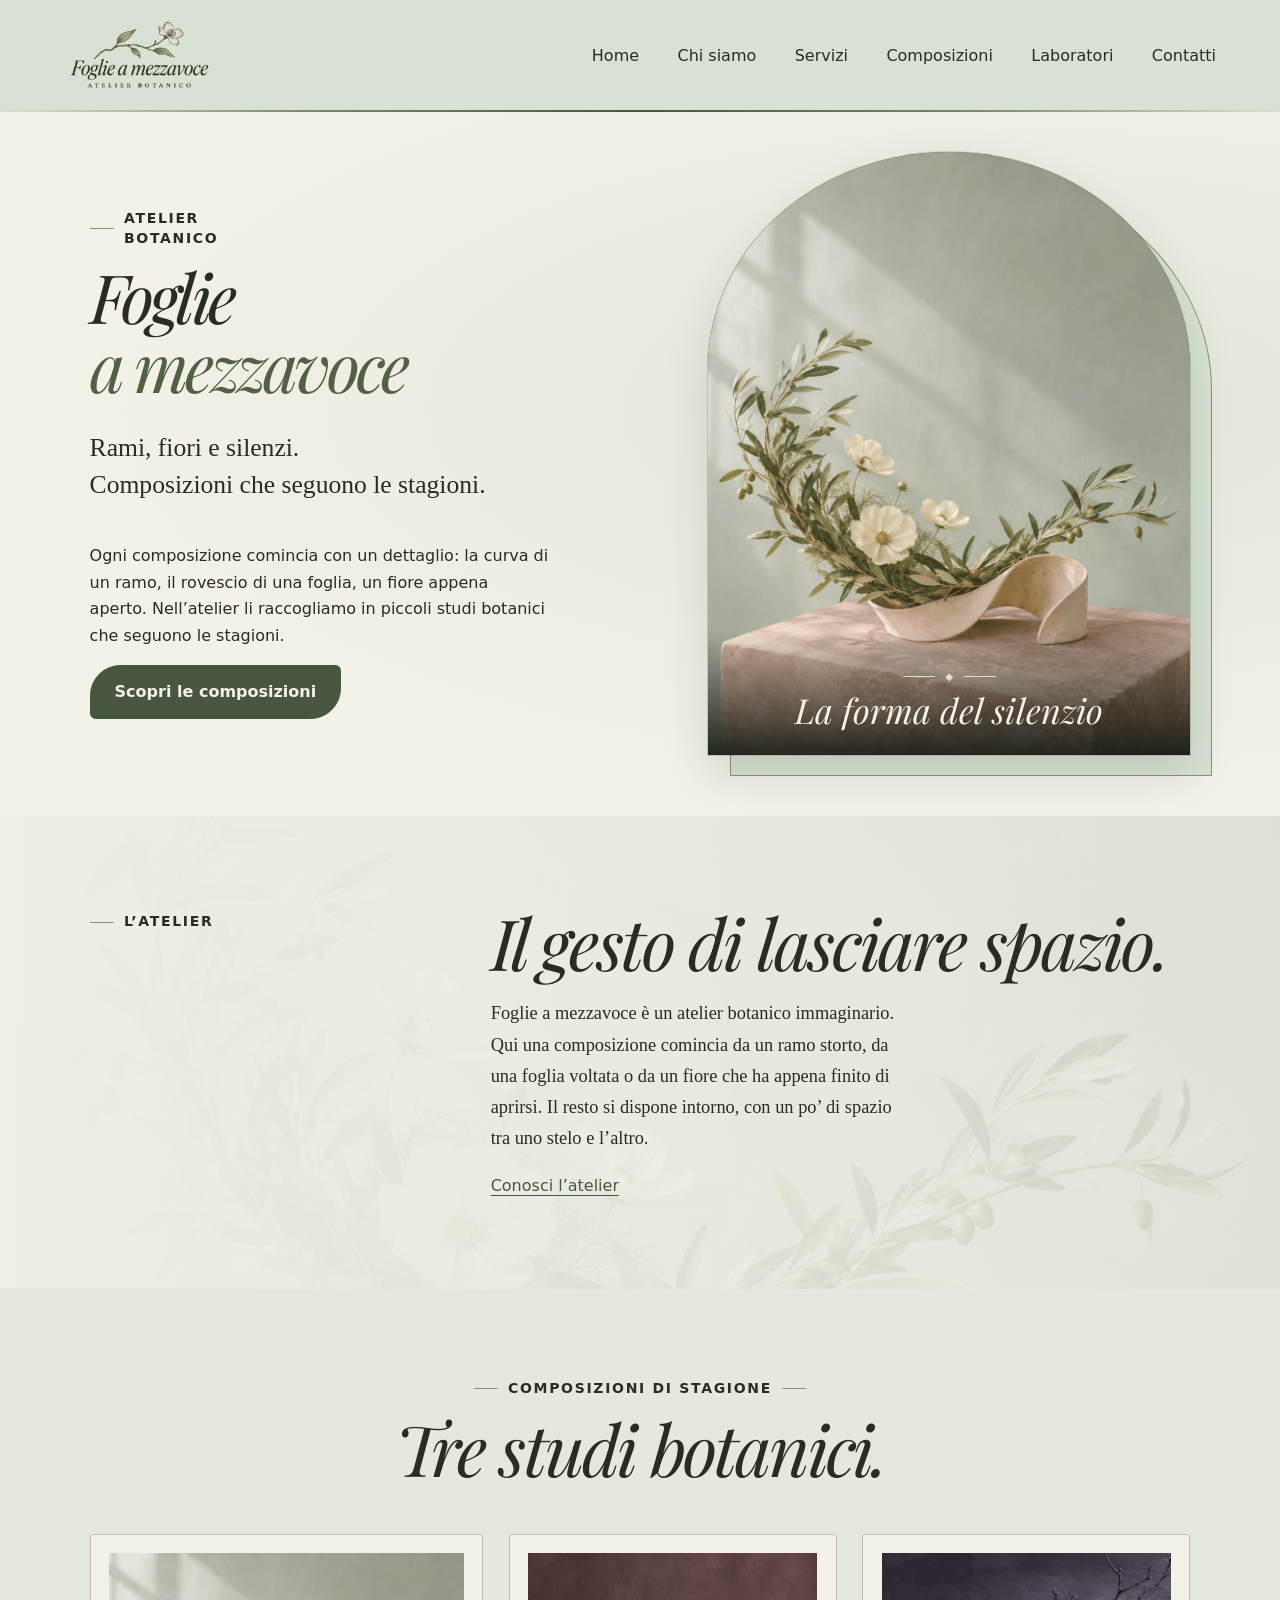
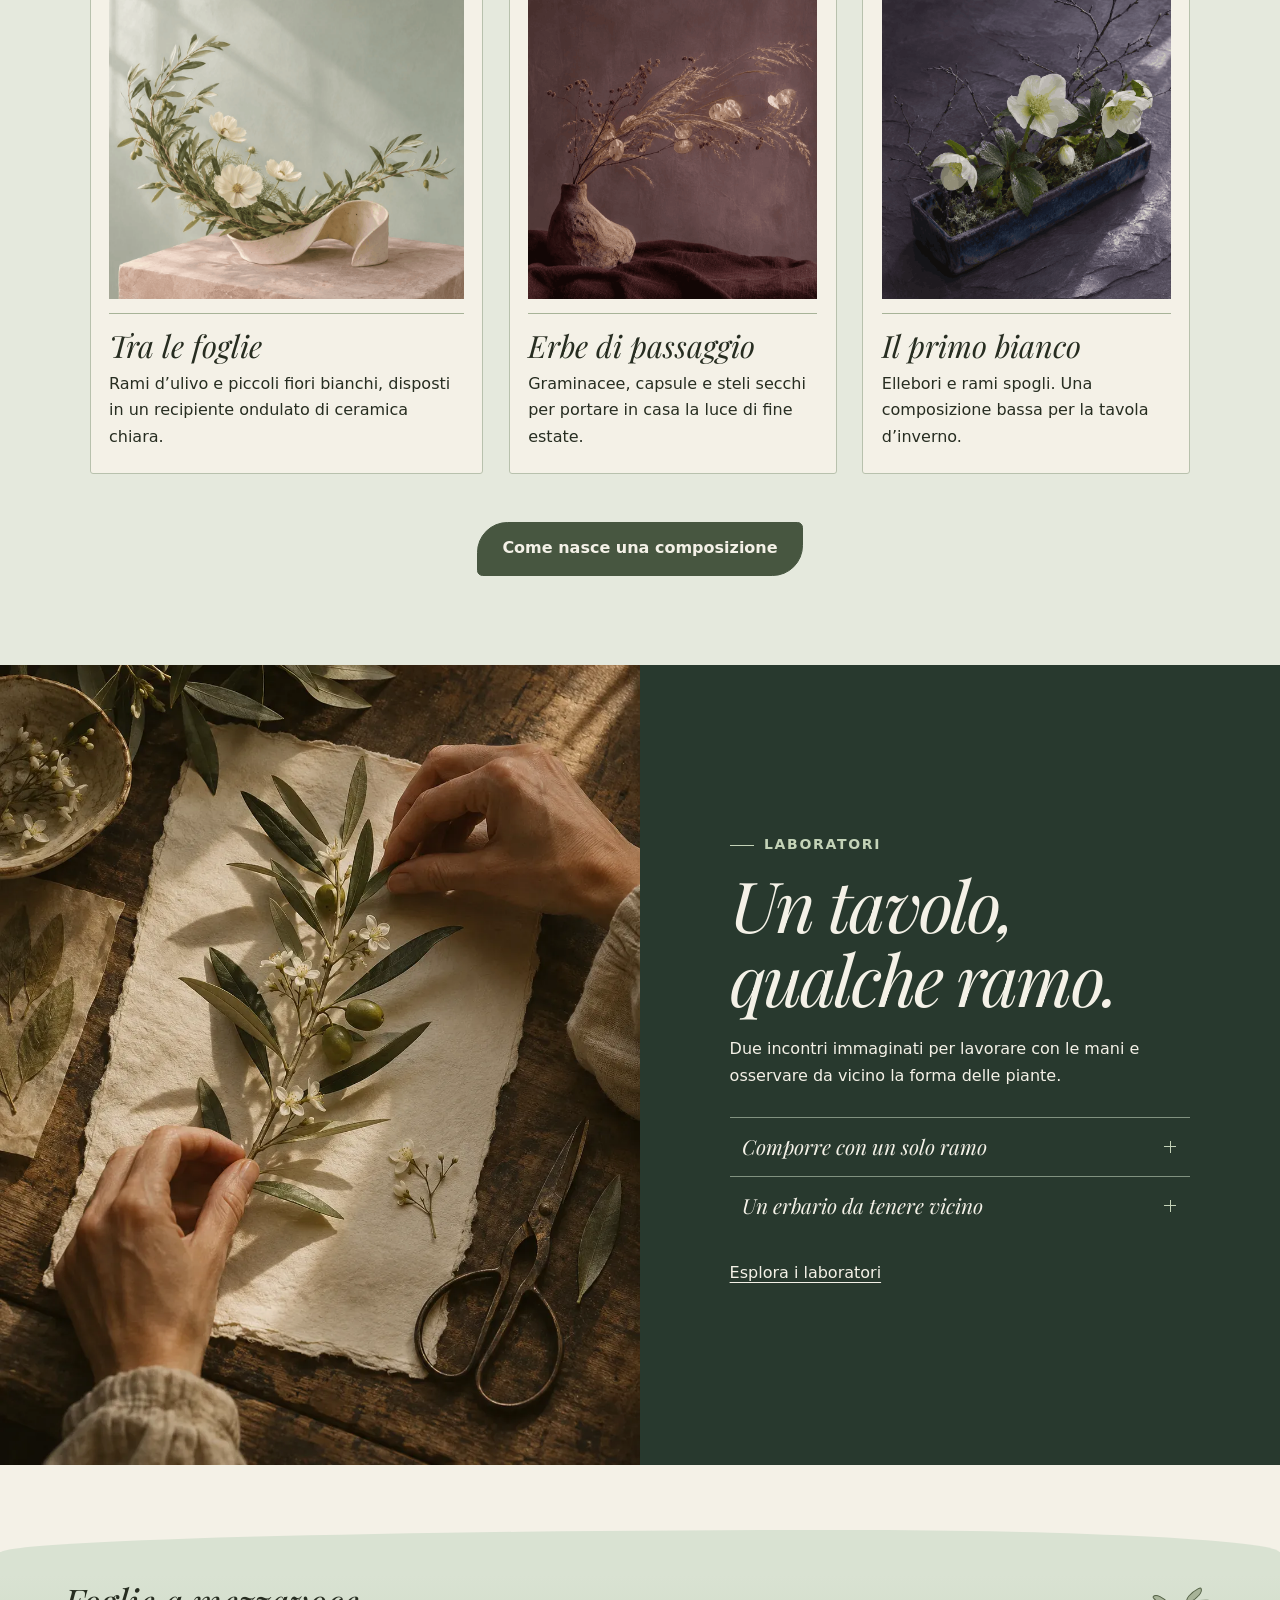
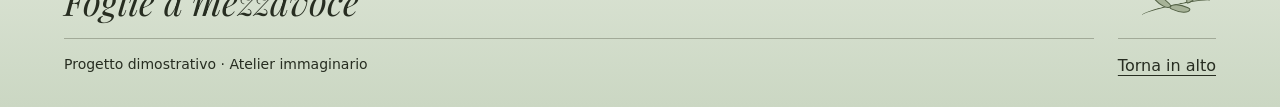
<file: index.html>
<!doctype html>
<html lang="it">
<head>
  <meta name="robots" content="noindex, noimageindex">
  <meta charset="utf-8">
  <meta name="viewport" content="width=device-width, initial-scale=1">
  <meta name="description" content="Foglie a mezzavoce, atelier botanico immaginario. Composizioni di stagione e laboratori botanici.">
  <title>Foglie a mezzavoce — Atelier botanico</title>

  <link rel="preconnect" href="https://fonts.googleapis.com">
  <link rel="preconnect" href="https://fonts.gstatic.com" crossorigin>
  <link rel="stylesheet" href="https://fonts.googleapis.com/css2?family=Playfair+Display:ital,wght@1,400&display=swap">
  <link rel="stylesheet" href="css/style.css">
</head>
<body>
  <header class="top" id="inizio">
  <a class="brand" href="index.html">
  <img src="img/logo.png" alt="Foglie a mezzavoce — Atelier botanico" width="150">
</a>
   

  <button
  class="menu-toggle"
  type="button"
  aria-label="Menu di navigazione"
  aria-controls="menu-principale"
  aria-expanded="false"
  hidden
>
  <span class="menu-icon" aria-hidden="true">
    <span></span>
    <span></span>
    <span></span>
  </span>
</button>

<nav id="menu-principale" aria-label="Navigazione principale">
      <a href="index.html">Home</a>
      <a href="chi-siamo.html">Chi siamo</a>
	  <a href="servizi.html">Servizi</a>
      <a href="composizioni.html">Composizioni</a>
      <a href="laboratori.html">Laboratori</a>
	  <a href="contatti.html">Contatti</a>
    </nav>
  </header>

  <main>
    <section class="hero" aria-labelledby="titolo">
      <div class="intro">

        <p class="label">Atelier botanico</p>
        <h1 id="titolo">Foglie<br><span>a mezzavoce</span></h1>
        <p class="lead">
          Rami, fiori e silenzi.<br>
          Composizioni che seguono le stagioni.
        </p>
		<p class="intro-racconto">
  Ogni composizione comincia con un dettaglio: la curva di un ramo,
  il rovescio di una foglia, un fiore appena aperto. Nell’atelier li
  raccogliamo in piccoli studi botanici che seguono le stagioni.
</p>
        <a class="button" href="#composizioni">Scopri le composizioni</a>
      </div>
<div class="cornice-atelier">
   <figure class="foto-atelier">
  <img
    class="hero-image"
    src="atelier.png" width="1000" height="1250"
    
    
    alt="Rami d’ulivo e fiori chiari in un recipiente di ceramica chiara dalla forma ondulata"
  >
  <figcaption>
    <span class="ornamento-foto" aria-hidden="true">◆</span>
    La forma del silenzio
  </figcaption>
</figure>
</div>
</section>
    <section class="story" id="atelier">
      <p class="label">L’atelier</p>
      <div>
        <h2>Il gesto di lasciare spazio.</h2>
        <p>
          Foglie a mezzavoce è un atelier botanico immaginario. Qui una composizione
          comincia da un ramo storto, da una foglia voltata o da un fiore che ha
          appena finito di aprirsi. Il resto si dispone intorno, con un po’ di
          spazio tra uno stelo e l’altro.
        </p>
        <a class="link-chi-siamo" href="chi-siamo.html">Conosci l’atelier</a>
      </div>
    </section>

    <section class="works" id="composizioni">
      <p class="label">Composizioni di stagione</p>
      <h2>Tre studi botanici.</h2>

      <div class="cards galleria-composizioni">
  <article>
    <img src="atelier.png" width="1000" height="1250" alt="Rami d’ulivo e fiori chiari in un recipiente di ceramica chiara dalla forma ondulata" loading="lazy">
    <h3>Tra le foglie</h3>
    <p>Rami d’ulivo e piccoli fiori bianchi, disposti in un recipiente ondulato di ceramica chiara.</p>
  </article>

  <article>
    <img src="img/erbe-di-passaggio.png" alt="Graminacee dorate e capsule traslucide in un vaso basso di terracotta" loading="lazy">
    <h3>Erbe di passaggio</h3>
    <p>Graminacee, capsule e steli secchi per portare in casa la luce di fine estate.</p>
  </article>

  <article>
    <img src="img/il-primo-bianco.png" alt="Ellebori bianchi e rami spogli in un recipiente rettangolare color indaco" loading="lazy">
    <h3>Il primo bianco</h3>
    <p>Ellebori e rami spogli. Una composizione bassa per la tavola d’inverno.</p>
  </article>
</div>
<div class="rientro-composizioni">
  <a class="button" href="composizioni.html">Come nasce una composizione</a>
</div>
    </section>

   <section class="laboratori-editoriale" id="laboratori">
  <img
    class="laboratori-foto"
    src="img/tavolo-laboratorio.png"
    alt="Mani che dispongono un ramo d’ulivo e piccoli fiori bianchi su carta avorio"
    width="1122"
    height="1402"
    loading="lazy"
  >

  <div class="laboratori-testo">
    <p class="label">Laboratori</p>
    <h2>Un tavolo,<br>qualche ramo.</h2>
    <p>Due incontri immaginati per lavorare con le mani e osservare da vicino la forma delle piante.</p>

    <details>
      <summary>Comporre con un solo ramo</summary>
      <p>Si parte dalla curva di un ramo per trovare un equilibrio tra pochi steli, un vaso e lo spazio che li circonda.</p>
    </details>

    <details>
      <summary>Un erbario da tenere vicino</summary>
      <p>Si compongono foglie pressate e piccoli appunti su carta, per custodire tracce della stagione.</p>
    </details>
    <a class="link-incontri" href="laboratori.html">Esplora i laboratori</a>
  </div>
</section>
  </main>

  <footer>
    <a class="brand" href="index.html">Foglie a mezzavoce</a>
    <p>Progetto dimostrativo · Atelier immaginario</p>
    <div class="fregio-footer" aria-hidden="true">
      <span></span>
      <span></span>
      <span></span>
    </div>
    <a class="torna-in-alto" href="#inizio">Torna in alto</a>
  </footer>
  <script>
  const pulsanteMenu = document.querySelector(".menu-toggle");
  const menu = document.querySelector("#menu-principale");
  const schermoPiccolo = window.matchMedia("(max-width: 860px)");

  function impostaMenu(aperto) {
    pulsanteMenu.setAttribute("aria-expanded", String(aperto));
    menu.hidden = schermoPiccolo.matches && !aperto;
  }

  function aggiornaMenu() {
    pulsanteMenu.hidden = !schermoPiccolo.matches;
    impostaMenu(false);
  }

  pulsanteMenu.addEventListener("click", () => {
    impostaMenu(menu.hidden);
  });

  menu.addEventListener("click", (evento) => {
    if (schermoPiccolo.matches && evento.target.closest("a")) {
      impostaMenu(false);
    }
  });

  document.addEventListener("keydown", (evento) => {
    if (evento.key === "Escape" &&
        pulsanteMenu.getAttribute("aria-expanded") === "true") {
      impostaMenu(false);
      pulsanteMenu.focus();
    }
  });

  schermoPiccolo.addEventListener("change", aggiornaMenu);
  aggiornaMenu();
</script>
</body>
</html>
</file>
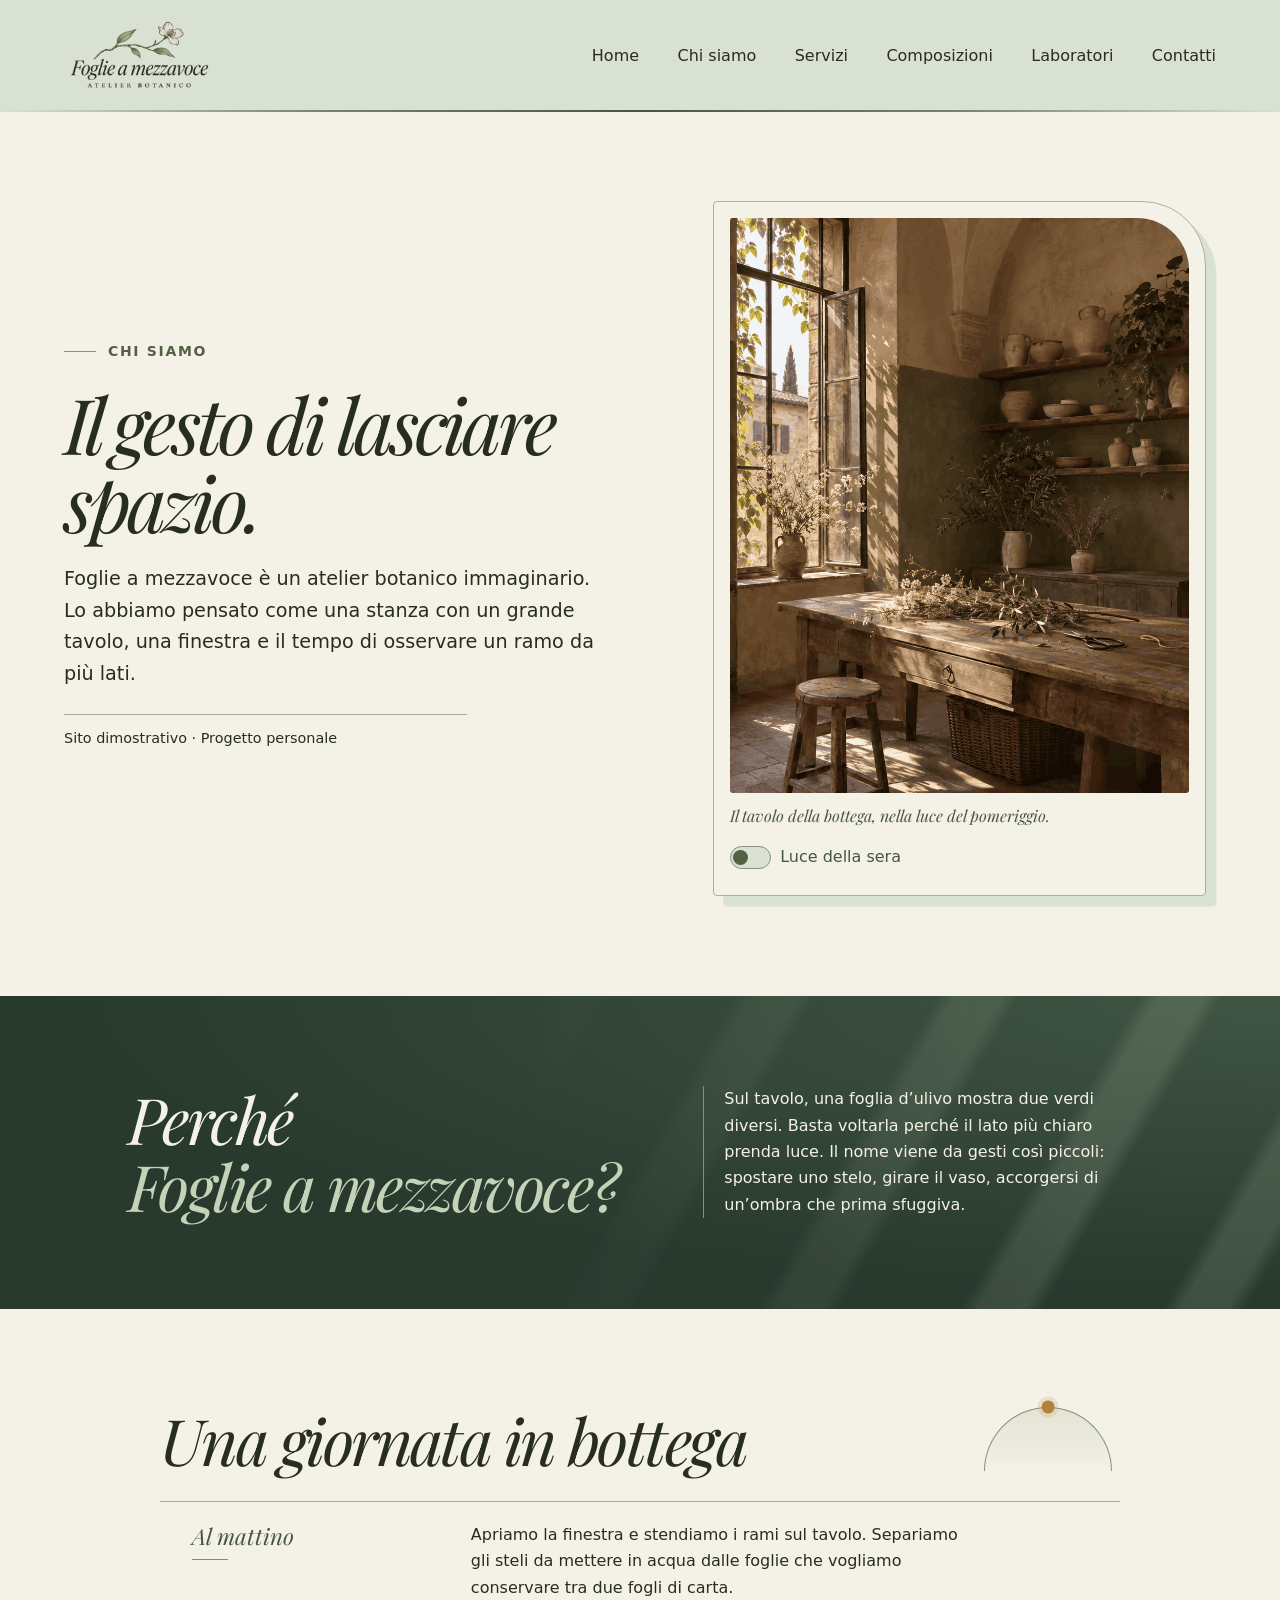
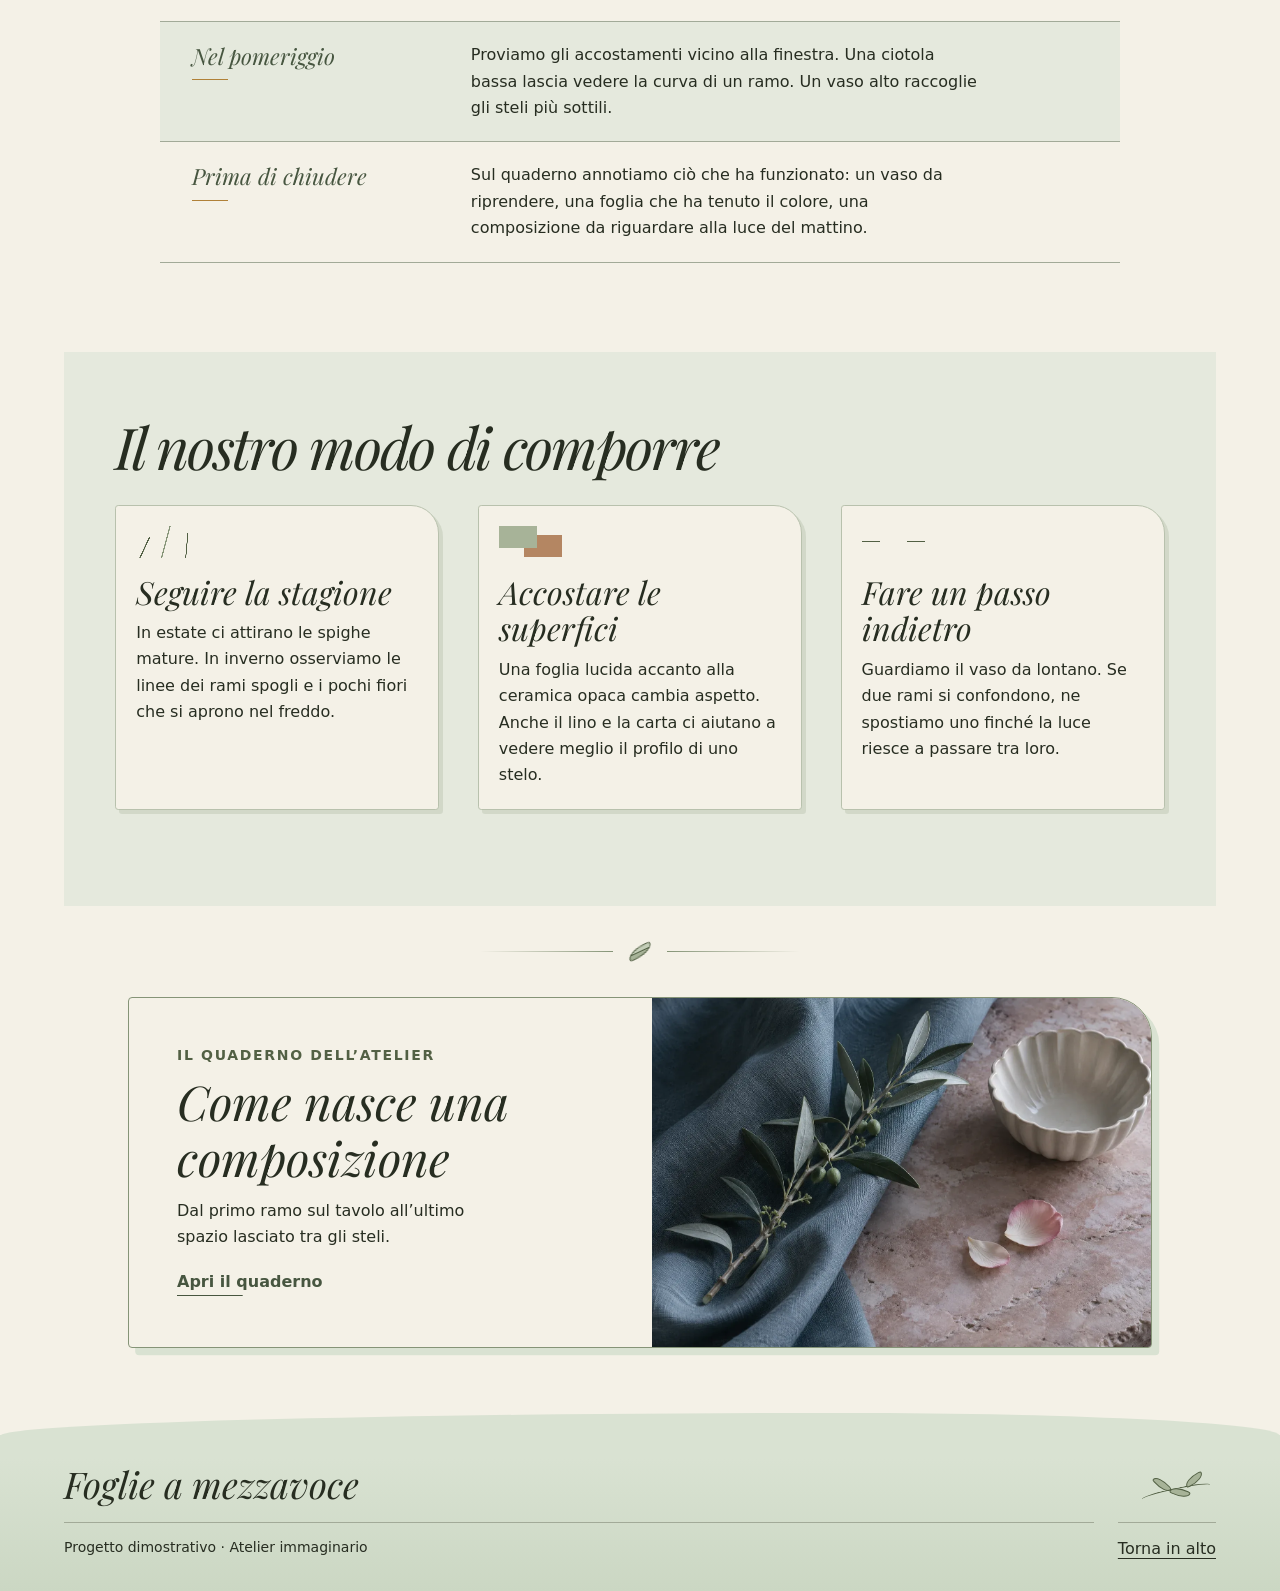
<file: chi-siamo.html>
<!doctype html>
<html lang="it">
<head>
  <meta name="robots" content="noindex, noimageindex">
  <meta charset="utf-8">
  <meta name="viewport" content="width=device-width, initial-scale=1">
  <meta name="description" content="Storia e approccio di Foglie a mezzavoce, atelier botanico immaginario.">
  <title>Chi siamo — Foglie a mezzavoce</title>

  <link rel="preconnect" href="https://fonts.googleapis.com">
  <link rel="preconnect" href="https://fonts.gstatic.com" crossorigin>
  <link rel="stylesheet" href="https://fonts.googleapis.com/css2?family=Playfair+Display:ital,wght@1,400&display=swap">
  <link rel="stylesheet" href="css/style.css">
</head>
<body>
<header class="top" id="inizio">
  <a class="brand" href="index.html">
  <img src="img/logo.png" alt="Foglie a mezzavoce — Atelier botanico" width="150">
</a>
   

  <button
  class="menu-toggle"
  type="button"
  aria-label="Menu di navigazione"
  aria-controls="menu-principale"
  aria-expanded="false"
  hidden
>
  <span class="menu-icon" aria-hidden="true">
    <span></span>
    <span></span>
    <span></span>
  </span>
</button>

<nav id="menu-principale" aria-label="Navigazione principale">
      <a href="index.html">Home</a>
      <a href="chi-siamo.html">Chi siamo</a>
	  <a href="servizi.html">Servizi</a>
      <a href="composizioni.html">Composizioni</a>
      <a href="laboratori.html">Laboratori</a>
	  <a href="contatti.html">Contatti</a>
    </nav>
  </header>
<main class="pagina-chi-siamo" id="contenuto">
  <section class="chi-apertura" aria-labelledby="titolo-chi">
    <div class="chi-intro">
      <p class="label">Chi siamo</p>
      <h1 id="titolo-chi">Il gesto di lasciare spazio.</h1>
      <p>
        Foglie a mezzavoce è un atelier botanico immaginario.
        Lo abbiamo pensato come una stanza con un grande tavolo,
        una finestra e il tempo di osservare un ramo da più lati.
      </p>
      <p class="chi-demo">Sito dimostrativo · Progetto personale</p>
    </div>

    <figure class="chi-foto">
	<input class="chi-luce-toggle" type="checkbox" id="chi-luce-sera">
      <img
        src="img/stanza-atelier.png"
        alt="Un tavolo di legno accanto alla finestra, con rami recisi e vasi di ceramica"
        width="896"
        height="1120"
      >
      <figcaption>Il tavolo della bottega, nella luce del pomeriggio.</figcaption>
	  <label class="chi-luce-comando" for="chi-luce-sera">
  <span aria-hidden="true"></span>
  Luce della sera
</label>
    </figure>
  </section>

  <section class="chi-origine" aria-labelledby="titolo-origine">
    <div class="chi-origine-interno">
      <h2 id="titolo-origine">Perché<br><em>Foglie a mezzavoce?</em></h2>
      <p>
        Sul tavolo, una foglia d’ulivo mostra due verdi diversi.
        Basta voltarla perché il lato più chiaro prenda luce.
        Il nome viene da gesti così piccoli: spostare uno stelo,
        girare il vaso, accorgersi di un’ombra che prima sfuggiva.
      </p>
    </div>
  </section>
<section class="chi-giornata" aria-labelledby="titolo-giornata">
  <div class="chi-giornata-testata">
  <h2 id="titolo-giornata">Una giornata in bottega</h2>
  <span class="chi-arco-solare" aria-hidden="true"></span>
</div>
  <dl class="chi-momenti">
    <div>
      <dt>Al mattino</dt>
      <dd>
        Apriamo la finestra e stendiamo i rami sul tavolo.
        Separiamo gli steli da mettere in acqua dalle foglie
        che vogliamo conservare tra due fogli di carta.
      </dd>
    </div>

    <div>
      <dt>Nel pomeriggio</dt>
      <dd>
        Proviamo gli accostamenti vicino alla finestra.
        Una ciotola bassa lascia vedere la curva di un ramo.
        Un vaso alto raccoglie gli steli più sottili.
      </dd>
    </div>

    <div>
      <dt>Prima di chiudere</dt>
      <dd>
        Sul quaderno annotiamo ciò che ha funzionato:
        un vaso da riprendere, una foglia che ha tenuto il colore,
        una composizione da riguardare alla luce del mattino.
      </dd>
    </div>
  </dl>
</section>
  <section class="chi-approccio" aria-labelledby="titolo-approccio">
    <h2 id="titolo-approccio">Il nostro modo di comporre</h2>

    <div class="chi-principi">
      <article>
        <h3>Seguire la stagione</h3>
        <p>
          In estate ci attirano le spighe mature. In inverno osserviamo
          le linee dei rami spogli e i pochi fiori che si aprono nel freddo.
        </p>
      </article>

      <article>
        <h3>Accostare le superfici</h3>
        <p>
          Una foglia lucida accanto alla ceramica opaca cambia aspetto.
          Anche il lino e la carta ci aiutano a vedere meglio il profilo di uno stelo.
        </p>
      </article>

      <article>
        <h3>Fare un passo indietro</h3>
        <p>
          Guardiamo il vaso da lontano. Se due rami si confondono,
          ne spostiamo uno finché la luce riesce a passare tra loro.
        </p>
      </article>
    </div>

  </section>

  <div class="chi-separatore" aria-hidden="true">
    <span></span>
  </div>
  <a class="chi-invito" href="composizioni.html">
  <div class="chi-invito-testo">
    <span class="label">Il quaderno dell’atelier</span>
    <span class="chi-invito-titolo">Come nasce una composizione</span>
    <p>Dal primo ramo sul tavolo all’ultimo spazio lasciato tra gli steli.</p>
    <span class="chi-invito-azione">Apri il quaderno</span>
  </div>
    <div class="chi-invito-foto">
      <img
        src="img/prima-di-comporre.png"
        alt=""
        width="1500"
        height="1000"
        loading="lazy"
      >
    </div>
  </a>
</main>
<footer>
    <a class="brand" href="index.html">Foglie a mezzavoce</a>
    <p>Progetto dimostrativo · Atelier immaginario</p>
    <div class="fregio-footer" aria-hidden="true">
      <span></span>
      <span></span>
      <span></span>
    </div>
    <a class="torna-in-alto" href="#inizio">Torna in alto</a>
  </footer>
<script>
  const pulsanteMenu = document.querySelector(".menu-toggle");
  const menu = document.querySelector("#menu-principale");
  const schermoPiccolo = window.matchMedia("(max-width: 860px)");

  function impostaMenu(aperto) {
    pulsanteMenu.setAttribute("aria-expanded", String(aperto));
    menu.hidden = schermoPiccolo.matches && !aperto;
  }

  function aggiornaMenu() {
    pulsanteMenu.hidden = !schermoPiccolo.matches;
    impostaMenu(false);
  }

  pulsanteMenu.addEventListener("click", () => {
    impostaMenu(menu.hidden);
  });

  menu.addEventListener("click", (evento) => {
    if (schermoPiccolo.matches && evento.target.closest("a")) {
      impostaMenu(false);
    }
  });

  document.addEventListener("keydown", (evento) => {
    if (evento.key === "Escape" &&
        pulsanteMenu.getAttribute("aria-expanded") === "true") {
      impostaMenu(false);
      pulsanteMenu.focus();
    }
  });

  schermoPiccolo.addEventListener("change", aggiornaMenu);
  aggiornaMenu();
</script>
</body>
</html>
</file>
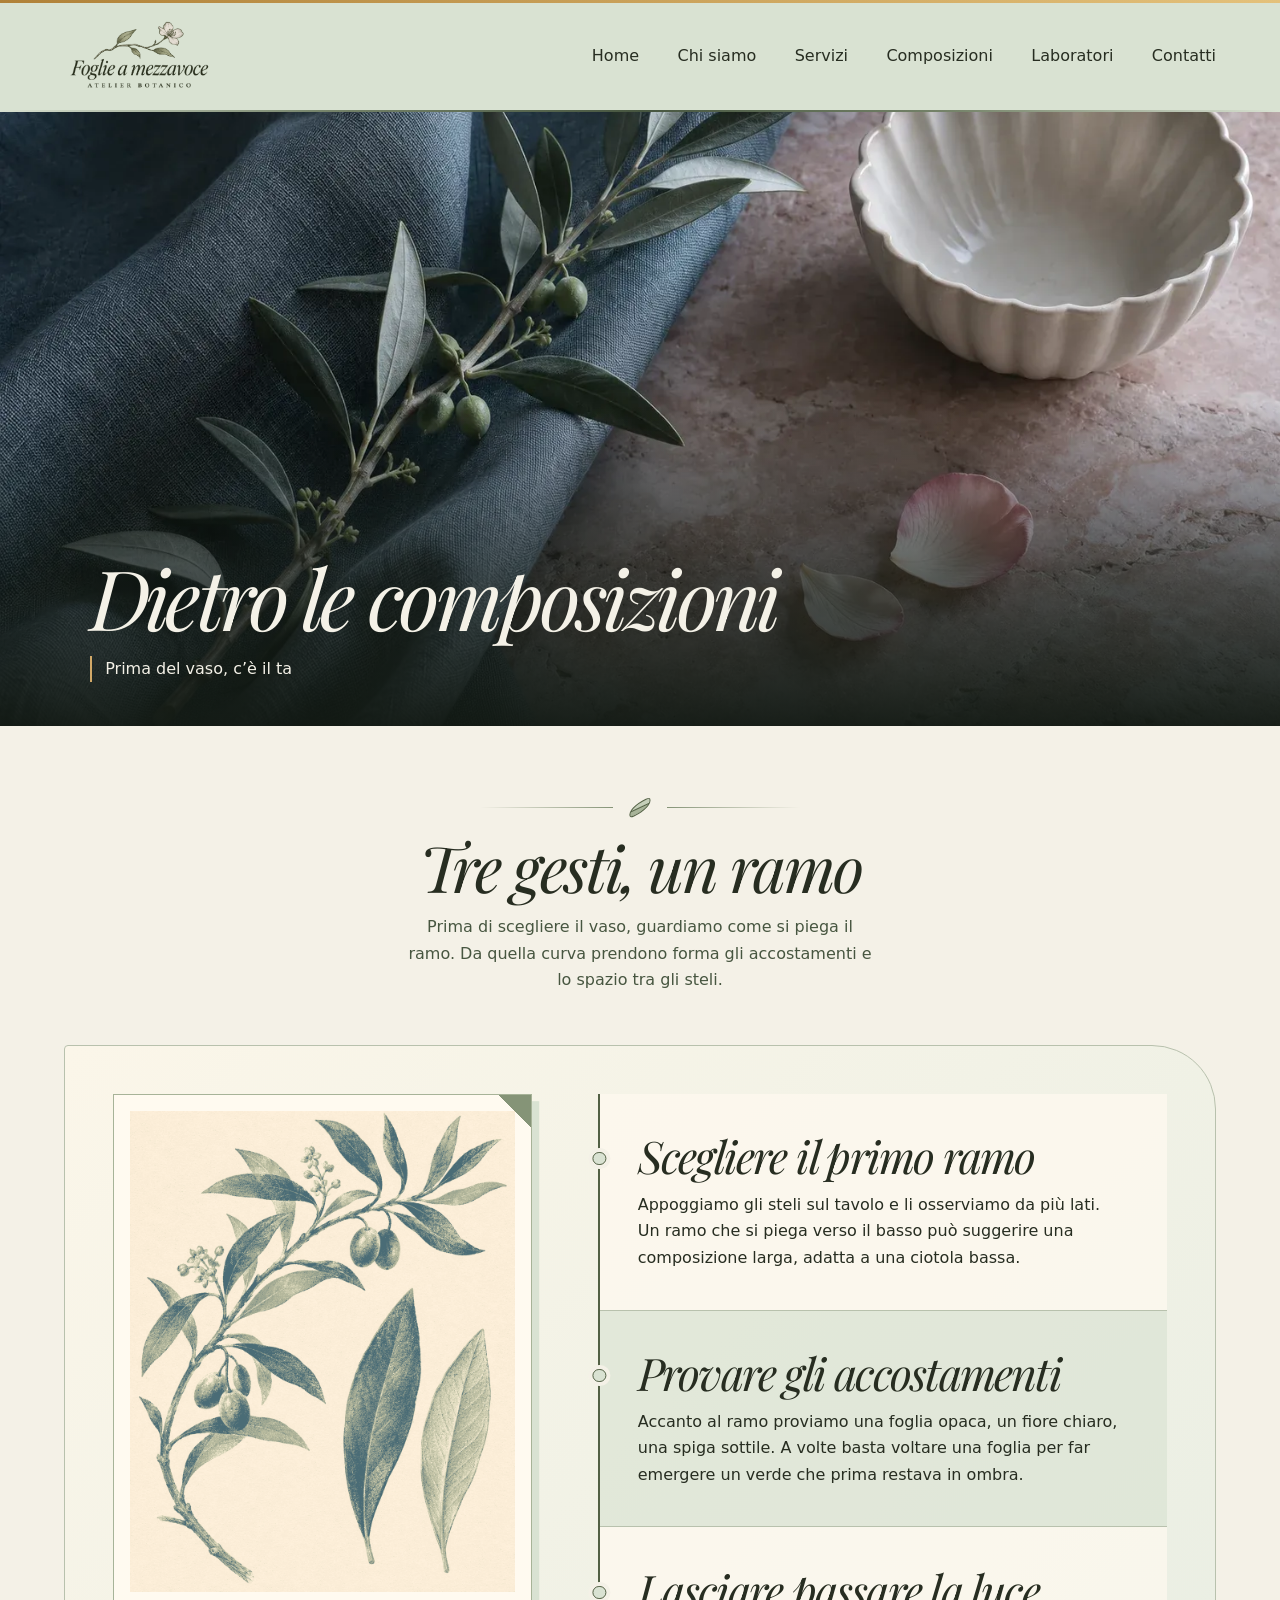
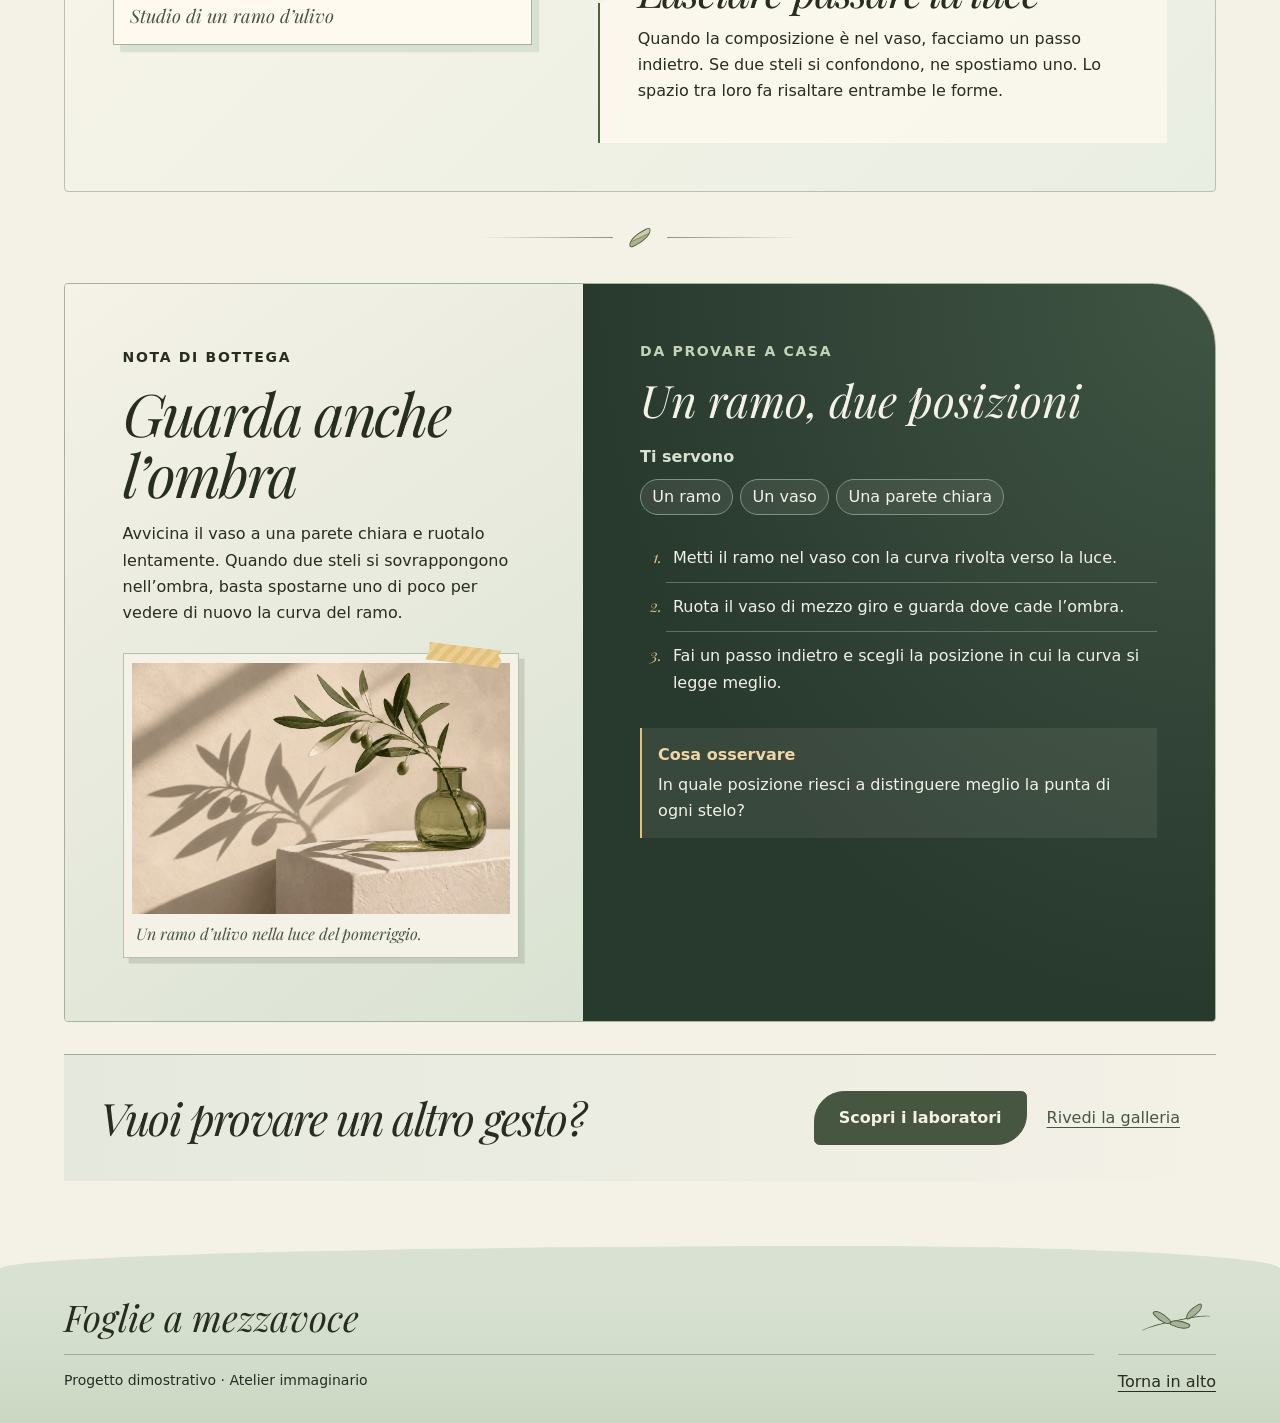
<file: composizioni.html>
<!doctype html>
<html lang="it">
<head>
  <meta name="robots" content="noindex, noimageindex">
  <meta charset="utf-8">
  <meta name="viewport" content="width=device-width, initial-scale=1">
  <meta name="description" content="Come nasce una composizione botanica nell’atelier Foglie a mezzavoce.">
  <title>Dietro le composizioni — Foglie a mezzavoce</title>

  <link rel="preconnect" href="https://fonts.googleapis.com">
  <link rel="preconnect" href="https://fonts.gstatic.com" crossorigin>
  <link rel="stylesheet" href="https://fonts.googleapis.com/css2?family=Playfair+Display:ital,wght@1,400&display=swap">
  <link rel="stylesheet" href="css/style.css">
</head>
<body class="pagina-composizioni">
  <header class="top" id="inizio">
  <a class="brand" href="index.html">
  <img src="img/logo.png" alt="Foglie a mezzavoce — Atelier botanico" width="150">
</a>
   

  <button
  class="menu-toggle"
  type="button"
  aria-label="Menu di navigazione"
  aria-controls="menu-principale"
  aria-expanded="false"
  hidden
>
  <span class="menu-icon" aria-hidden="true">
    <span></span>
    <span></span>
    <span></span>
  </span>
</button>

<nav id="menu-principale" aria-label="Navigazione principale">
      <a href="index.html">Home</a>
      <a href="chi-siamo.html">Chi siamo</a>
	  <a href="servizi.html">Servizi</a>
      <a href="composizioni.html">Composizioni</a>
      <a href="laboratori.html">Laboratori</a>
	  <a href="contatti.html">Contatti</a>
    </nav>
  </header>
  <main>
    <section class="apertura-quaderno" aria-labelledby="titolo-quaderno">
      <img
        src="img/prima-di-comporre.png"
        alt="Un ramo d’ulivo su lino blu accanto a una ciotola vuota color avorio"
        width="1500"
        height="1000"
      >
      <div class="apertura-quaderno-testo">
        <h1 id="titolo-quaderno">Dietro le composizioni</h1>
        <p>Prima del vaso, c’è il tavolo.</p>
      </div>
    </section>
	<section class="quaderno-introduzione" aria-labelledby="titolo-gesti">
  <div class="chi-separatore" aria-hidden="true">
    <span></span>
  </div>

  <h2 id="titolo-gesti">Tre gesti, un ramo</h2>
  <p>
    Prima di scegliere il vaso, guardiamo come si piega il ramo.
    Da quella curva prendono forma gli accostamenti e lo spazio tra gli steli.
  </p>
</section>
<div class="quaderno-illustrato">
  <figure class="tavola-botanica">
    <img
      src="img/tavola-ulivo.png"
      alt="Stampa botanica di un ramo d’ulivo con due studi di foglie"
      width="960"
      height="1200"
      loading="lazy"
    >
    <figcaption>Studio di un ramo d’ulivo</figcaption>
  </figure>
    <div class="quaderno-atelier">
      <section class="gesto-atelier">
        <h2>Scegliere il primo ramo</h2>
        <p>Appoggiamo gli steli sul tavolo e li osserviamo da più lati. Un ramo che si piega verso il basso può suggerire una composizione larga, adatta a una ciotola bassa.</p>
      </section>
      <section class="gesto-atelier">
        <h2>Provare gli accostamenti</h2>
        <p>Accanto al ramo proviamo una foglia opaca, un fiore chiaro, una spiga sottile. A volte basta voltare una foglia per far emergere un verde che prima restava in ombra.</p>
      </section>
      <section class="gesto-atelier">
        <h2>Lasciare passare la luce</h2>
        <p>Quando la composizione è nel vaso, facciamo un passo indietro. Se due steli si confondono, ne spostiamo uno. Lo spazio tra loro fa risaltare entrambe le forme.</p>
      </section>
    </div>
	</div>
	<div class="chi-separatore quaderno-separatore" aria-hidden="true">
  <span></span>
</div>
	<section class="quaderno-prova" aria-labelledby="titolo-prova">
  <div class="quaderno-osservazione">
    <p class="label">Nota di bottega</p>
    <h2 id="titolo-prova">Guarda anche l’ombra</h2>
    <p>
      Avvicina il vaso a una parete chiara e ruotalo lentamente.
      Quando due steli si sovrappongono nell’ombra, basta spostarne uno
      di poco per vedere di nuovo la curva del ramo.
    </p>
<figure class="stampa-ombra">
  <div class="stampa-ombra-foto">
    <img
      src="img/ombra-ulivo.png"
      alt="Un ramo d’ulivo in un vaso di vetro verde proietta la sua ombra sulla parete avorio"
      width="1200"
      height="800"
      loading="lazy"
    >
  </div>
  <figcaption>Un ramo d’ulivo nella luce del pomeriggio.</figcaption>
</figure>
  </div>

  <div class="quaderno-esercizio" aria-labelledby="titolo-esercizio">
    <p class="label">Da provare a casa</p>
    <h3 id="titolo-esercizio">Un ramo, due posizioni</h3>
	<div class="quaderno-materiali">
  <p>Ti servono</p>
  <ul>
    <li>Un ramo</li>
    <li>Un vaso</li>
    <li>Una parete chiara</li>
  </ul>
</div>
    <ol>
      <li>Metti il ramo nel vaso con la curva rivolta verso la luce.</li>
      <li>Ruota il vaso di mezzo giro e guarda dove cade l’ombra.</li>
      <li>Fai un passo indietro e scegli la posizione in cui la curva si legge meglio.</li>
    </ol>
	<p class="quaderno-domanda">
  <strong>Cosa osservare</strong>
  In quale posizione riesci a distinguere meglio la punta di ogni stelo?
</p>
  </div>
</section>
 <section class="quaderno-uscita" aria-labelledby="titolo-quaderno-uscita">
  <h2 id="titolo-quaderno-uscita">Vuoi provare un altro gesto?</h2>

  <div class="quaderno-uscita-link">
    <a class="button" href="laboratori.html">Scopri i laboratori</a>
    <a href="index.html#composizioni">Rivedi la galleria</a>
  </div>
</section>
  </main>

  <footer>
    <a class="brand" href="index.html">Foglie a mezzavoce</a>
    <p>Progetto dimostrativo · Atelier immaginario</p>
    <div class="fregio-footer" aria-hidden="true">
      <span></span>
      <span></span>
      <span></span>
    </div>
    <a class="torna-in-alto" href="#inizio">Torna in alto</a>
  </footer>
    <script>
  const pulsanteMenu = document.querySelector(".menu-toggle");
  const menu = document.querySelector("#menu-principale");
  const schermoPiccolo = window.matchMedia("(max-width: 860px)");

  function impostaMenu(aperto) {
    pulsanteMenu.setAttribute("aria-expanded", String(aperto));
    menu.hidden = schermoPiccolo.matches && !aperto;
  }

  function aggiornaMenu() {
    pulsanteMenu.hidden = !schermoPiccolo.matches;
    impostaMenu(false);
  }

  pulsanteMenu.addEventListener("click", () => {
    impostaMenu(menu.hidden);
  });

  menu.addEventListener("click", (evento) => {
    if (schermoPiccolo.matches && evento.target.closest("a")) {
      impostaMenu(false);
    }
  });

  document.addEventListener("keydown", (evento) => {
    if (evento.key === "Escape" &&
        pulsanteMenu.getAttribute("aria-expanded") === "true") {
      impostaMenu(false);
      pulsanteMenu.focus();
    }
  });

  schermoPiccolo.addEventListener("change", aggiornaMenu);
  aggiornaMenu();
</script>
<script>
  (() => {
    const frase = document.querySelector(".apertura-quaderno-testo p");
    const movimentoRidotto = window.matchMedia("(prefers-reduced-motion: reduce)");

    if (!frase || movimentoRidotto.matches) return;

    const testo = frase.textContent.trim();
    const caratteri = Array.from(testo);

    const appunto = document.createElement("span");
    appunto.setAttribute("aria-hidden", "true");

    // Il testo completo resta disponibile ai lettori di schermo.
    const testoAccessibile = document.createElement("span");
    testoAccessibile.textContent = testo;
    testoAccessibile.style.cssText =
      "position:absolute;width:1px;height:1px;overflow:hidden;clip-path:inset(50%);";

    frase.replaceChildren(testoAccessibile, appunto);
    appunto.textContent = "\u00a0";

    let indice = 0;

    function scrivi() {
      indice += 1;
      appunto.textContent = caratteri.slice(0, indice).join("");

      if (indice < caratteri.length) {
        window.setTimeout(scrivi, 45);
      }
    }

    window.setTimeout(scrivi, 300);
  })();
</script>
</body>
</html>
</file>
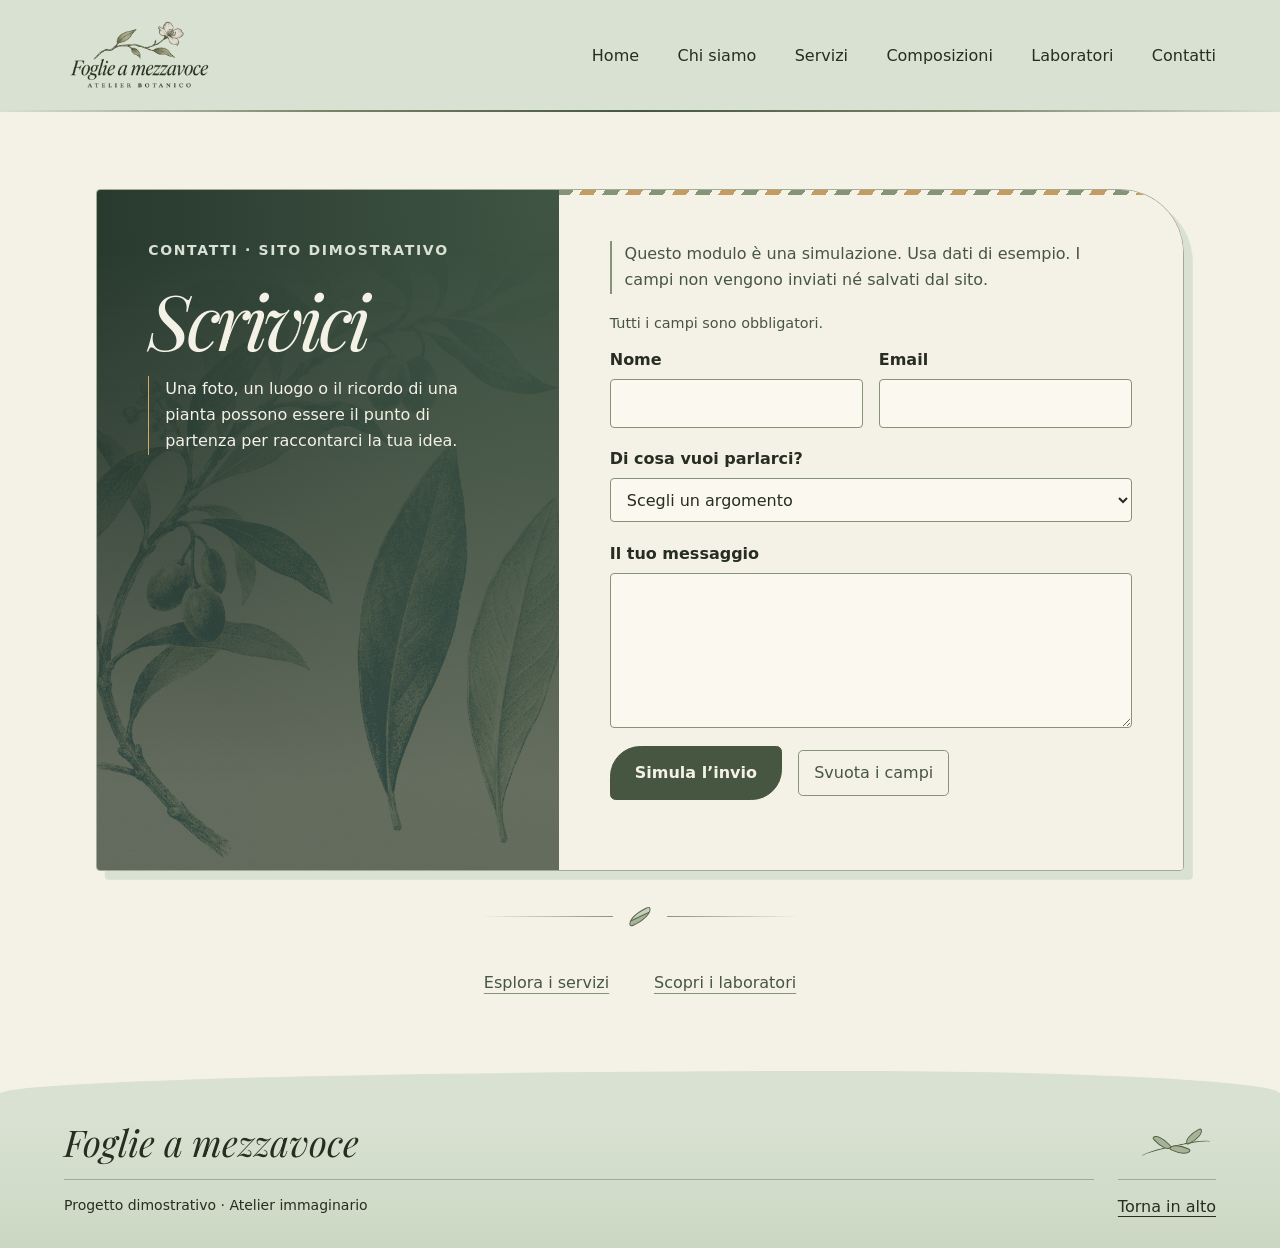
<file: contatti.html>
<!doctype html>
<html lang="it">
<head>
  <meta name="robots" content="noindex, noimageindex">
  <meta charset="utf-8">
  <meta name="viewport" content="width=device-width, initial-scale=1">
 
 <title>Contatti — Foglie a mezzavoce</title>
<meta name="description" content="Modulo di contatto dimostrativo di Foglie a mezzavoce, atelier botanico immaginario.">

  <link rel="preconnect" href="https://fonts.googleapis.com">
  <link rel="preconnect" href="https://fonts.gstatic.com" crossorigin>
  <link rel="stylesheet" href="https://fonts.googleapis.com/css2?family=Playfair+Display:ital,wght@1,400&display=swap">
  <link rel="stylesheet" href="css/style.css">
</head>
<body>
<header class="top" id="inizio">
  <a class="brand" href="index.html">
  <img src="img/logo.png" alt="Foglie a mezzavoce — Atelier botanico" width="150">
</a>
   

  <button
  class="menu-toggle"
  type="button"
  aria-label="Menu di navigazione"
  aria-controls="menu-principale"
  aria-expanded="false"
  hidden
>
  <span class="menu-icon" aria-hidden="true">
    <span></span>
    <span></span>
    <span></span>
  </span>
</button>

<nav id="menu-principale" aria-label="Navigazione principale">
      <a href="index.html">Home</a>
      <a href="chi-siamo.html">Chi siamo</a>
	  <a href="servizi.html">Servizi</a>
      <a href="composizioni.html">Composizioni</a>
      <a href="laboratori.html">Laboratori</a>
	  <a href="contatti.html">Contatti</a>
    </nav>
  </header>
<main class="pagina-contatti">
  <section class="contatti-quaderno" aria-labelledby="titolo-contatti">
    <div class="contatti-intro">
      <p class="label">Contatti · Sito dimostrativo</p>
      <h1 id="titolo-contatti">Scrivici</h1>
      <p>
        Una foto, un luogo o il ricordo di una pianta possono essere
        il punto di partenza per raccontarci la tua idea.
      </p>
    </div>

    <form class="contatti-modulo" id="modulo-contatti"
      aria-describedby="nota-contatti">
      <p id="nota-contatti">
        Questo modulo è una simulazione. Usa dati di esempio.
        I campi non vengono inviati né salvati dal sito.
      </p>
<p class="contatti-obbligatori">Tutti i campi sono obbligatori.</p>
      <div class="contatti-campi">
        <label>
          Nome
          <input type="text" required>
        </label>

        <label>
          Email
          <input type="email" required>
        </label>
      </div>

      <label>
        Di cosa vuoi parlarci?
      <select id="argomento-contatti" required>
  <option value="">Scegli un argomento</option>
  <option value="servizi">Informazioni sui servizi</option>
  <option value="composizioni">Composizioni su misura</option>
  <option value="allestimenti">Piccoli allestimenti</option>
  <option value="styling">Styling per set</option>
  <option value="laboratori">Laboratori</option>
  <option value="altro">Altro</option>
</select>
      </label>

      <label>
        Il tuo messaggio
        <textarea rows="5" required></textarea>
      </label>

      <div class="contatti-azioni">
  <button class="button" type="submit" disabled>Simula l’invio</button>
  <button class="contatti-svuota" type="reset">Svuota i campi</button>
</div>
      <p id="esito-contatti" role="status"></p>
    </form>
  </section>
  <div class="chi-separatore" aria-hidden="true">
  <span></span>
</div>

<nav class="contatti-rimandi" aria-label="Esplora l’atelier">
  <a href="servizi.html">Esplora i servizi</a>
  <a href="laboratori.html">Scopri i laboratori</a>
</nav>
</main>

<footer>
    <a class="brand" href="index.html">Foglie a mezzavoce</a>
    <p>Progetto dimostrativo · Atelier immaginario</p>
    <div class="fregio-footer" aria-hidden="true">
      <span></span>
      <span></span>
      <span></span>
    </div>
    <a class="torna-in-alto" href="#inizio">Torna in alto</a>
  </footer>
<script>
  const pulsanteMenu = document.querySelector(".menu-toggle");
  const menu = document.querySelector("#menu-principale");
  const schermoPiccolo = window.matchMedia("(max-width: 860px)");

  function impostaMenu(aperto) {
    pulsanteMenu.setAttribute("aria-expanded", String(aperto));
    menu.hidden = schermoPiccolo.matches && !aperto;
  }

  function aggiornaMenu() {
    pulsanteMenu.hidden = !schermoPiccolo.matches;
    impostaMenu(false);
  }

  pulsanteMenu.addEventListener("click", () => {
    impostaMenu(menu.hidden);
  });

  menu.addEventListener("click", (evento) => {
    if (schermoPiccolo.matches && evento.target.closest("a")) {
      impostaMenu(false);
    }
  });

  document.addEventListener("keydown", (evento) => {
    if (evento.key === "Escape" &&
        pulsanteMenu.getAttribute("aria-expanded") === "true") {
      impostaMenu(false);
      pulsanteMenu.focus();
    }
  });

  schermoPiccolo.addEventListener("change", aggiornaMenu);
  aggiornaMenu();
</script>
<script>
  (() => {
    const modulo = document.getElementById("modulo-contatti");
    const esito = document.getElementById("esito-contatti");
	const argomento = new URLSearchParams(window.location.search).get("argomento");

if (argomento === "servizi" || argomento === "laboratori") {
  document.getElementById("argomento-contatti").value = argomento;
}

    modulo.addEventListener("submit", (evento) => {
      evento.preventDefault();
      esito.textContent = "Simulazione completata. Nessun messaggio è stato inviato.";
    });

    modulo.addEventListener("input", () => {
      esito.textContent = "";
    });
modulo.addEventListener("reset", () => {
  esito.textContent = "";
});
    modulo.querySelector('button[type="submit"]').disabled = false;
  })();
</script>
</body>
</html>
</file>
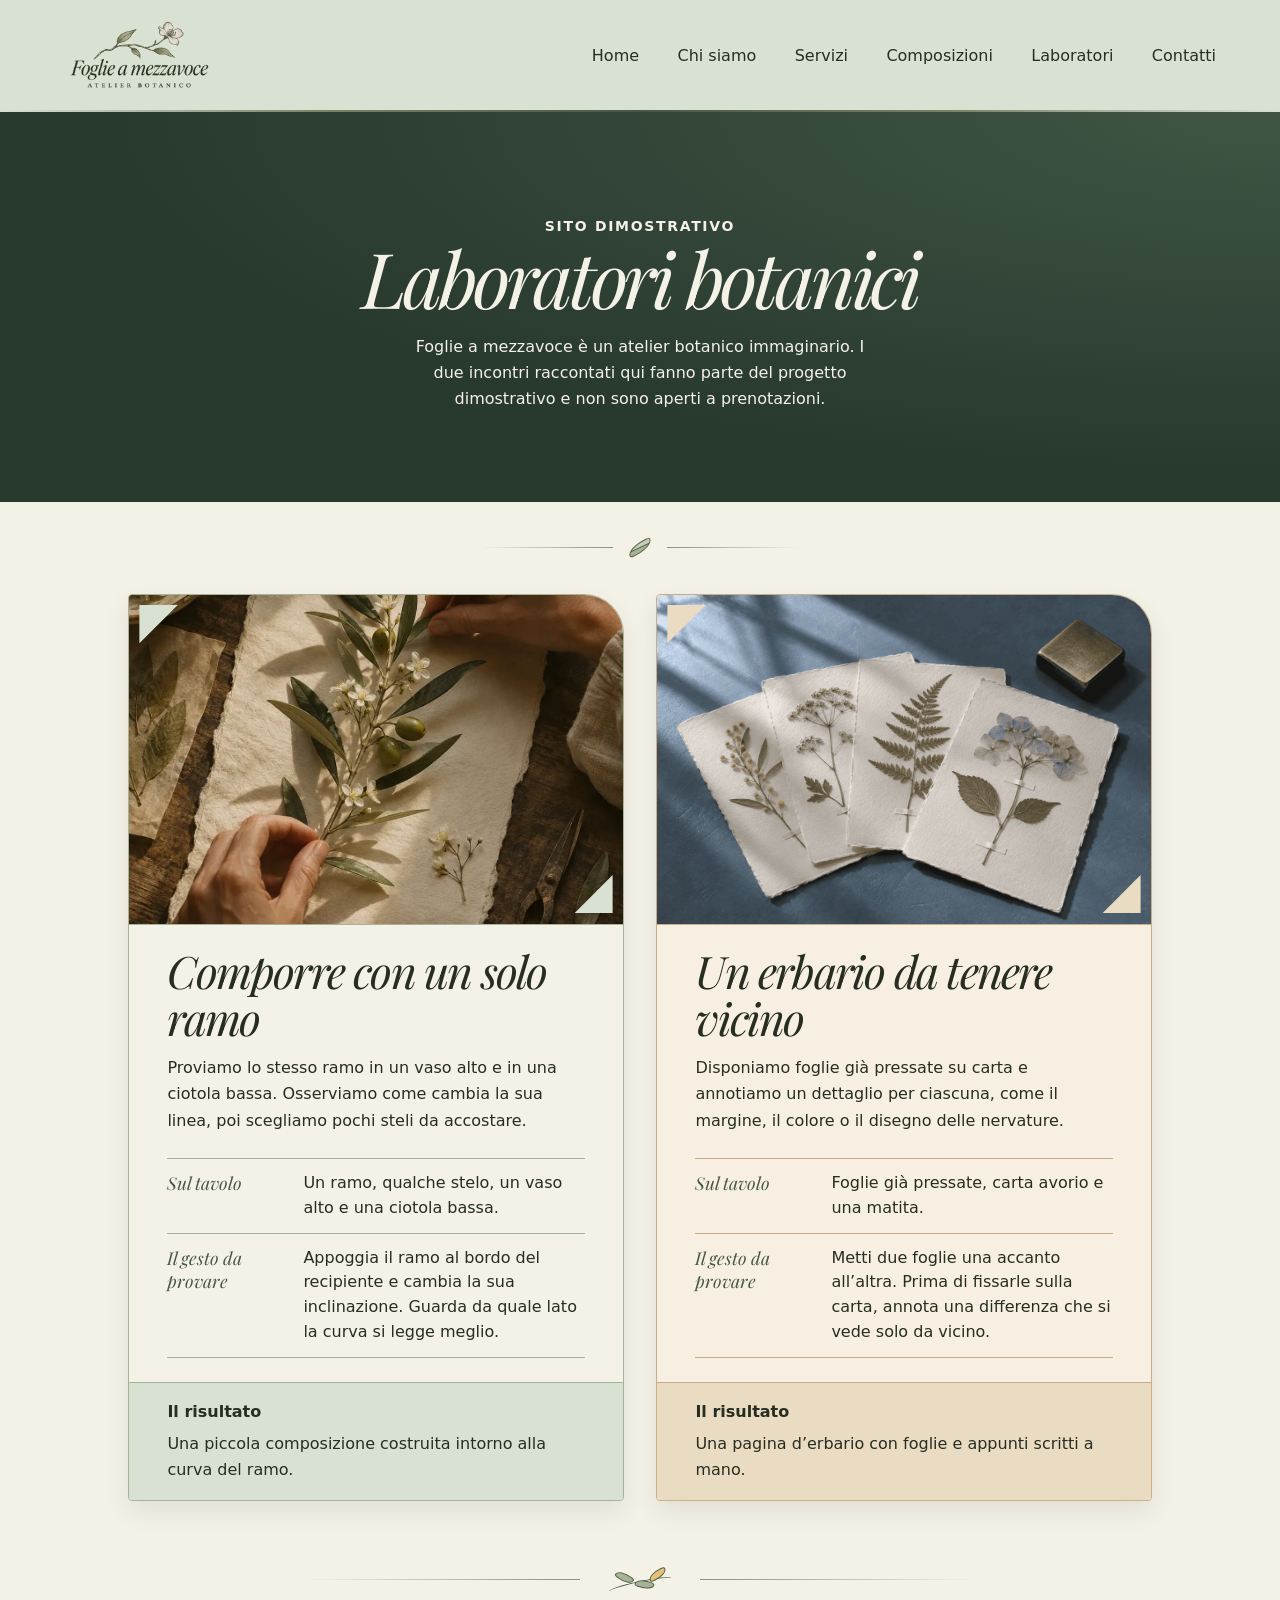
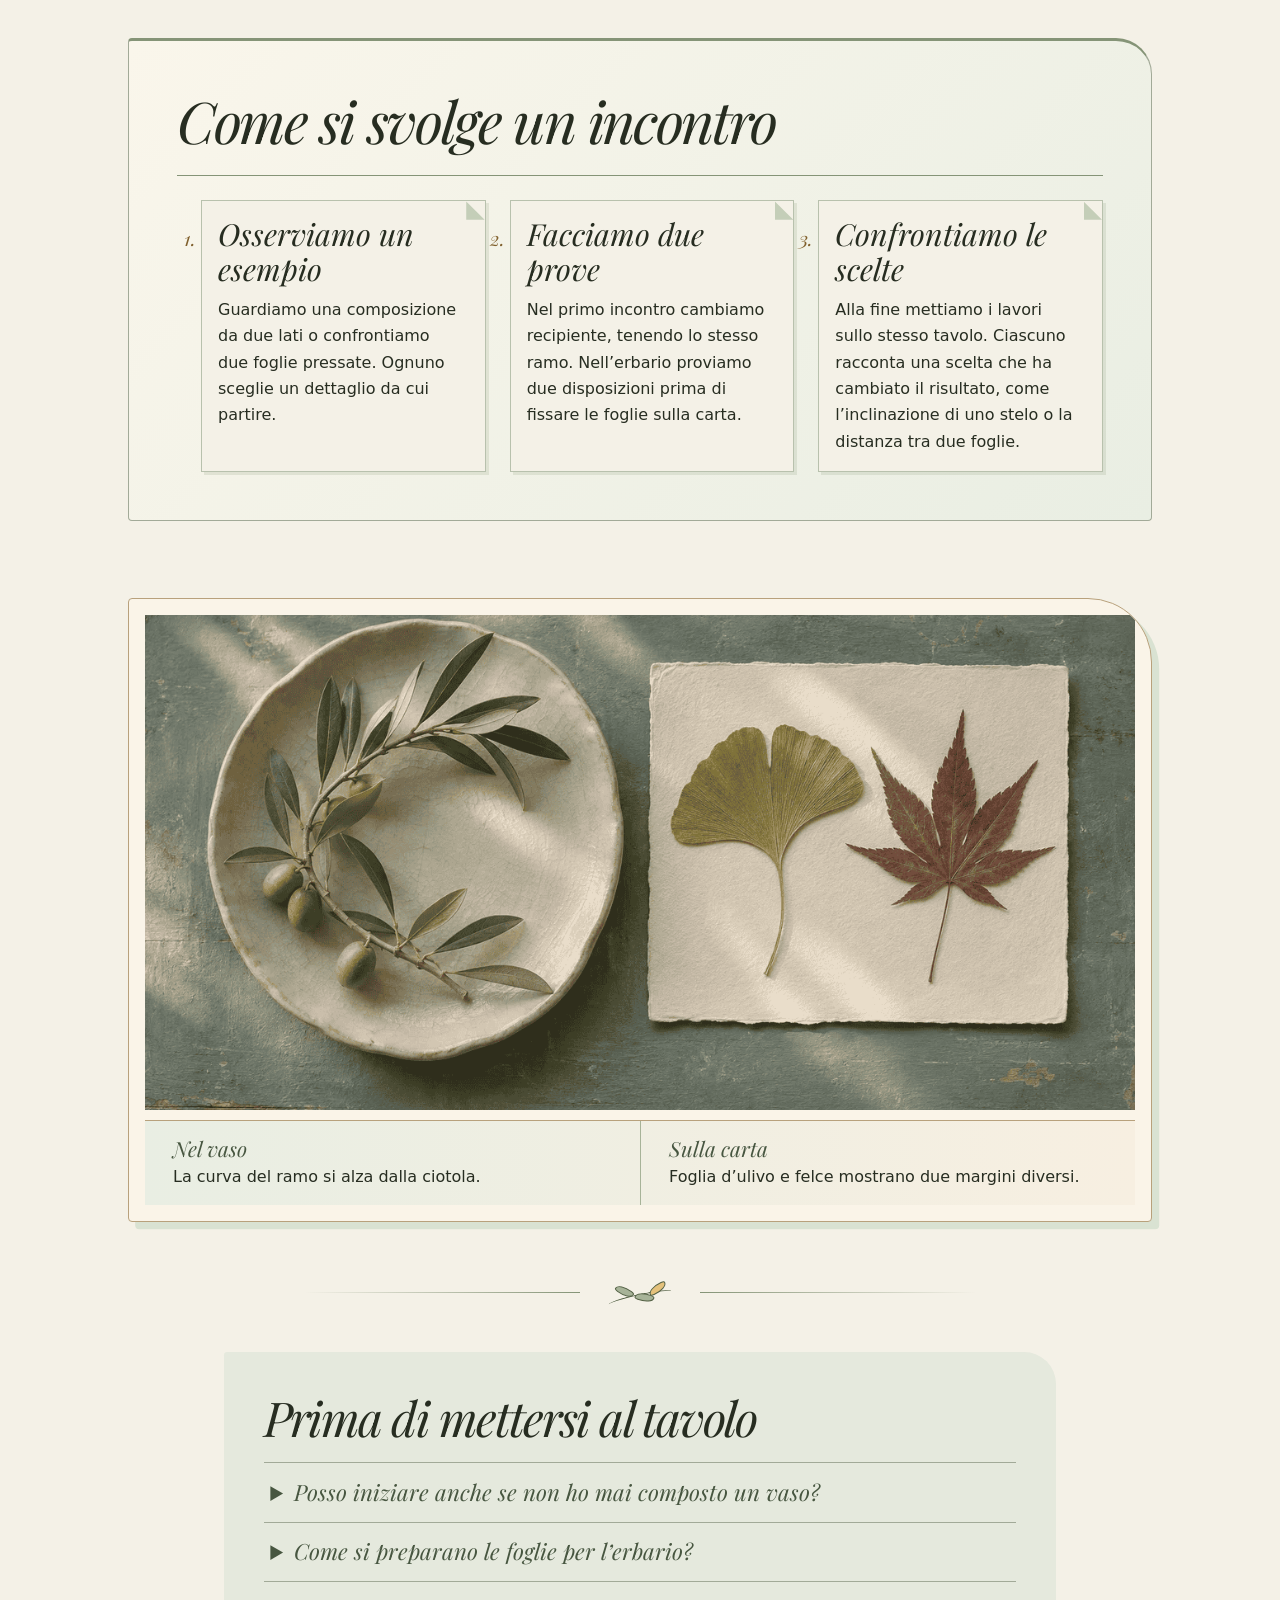
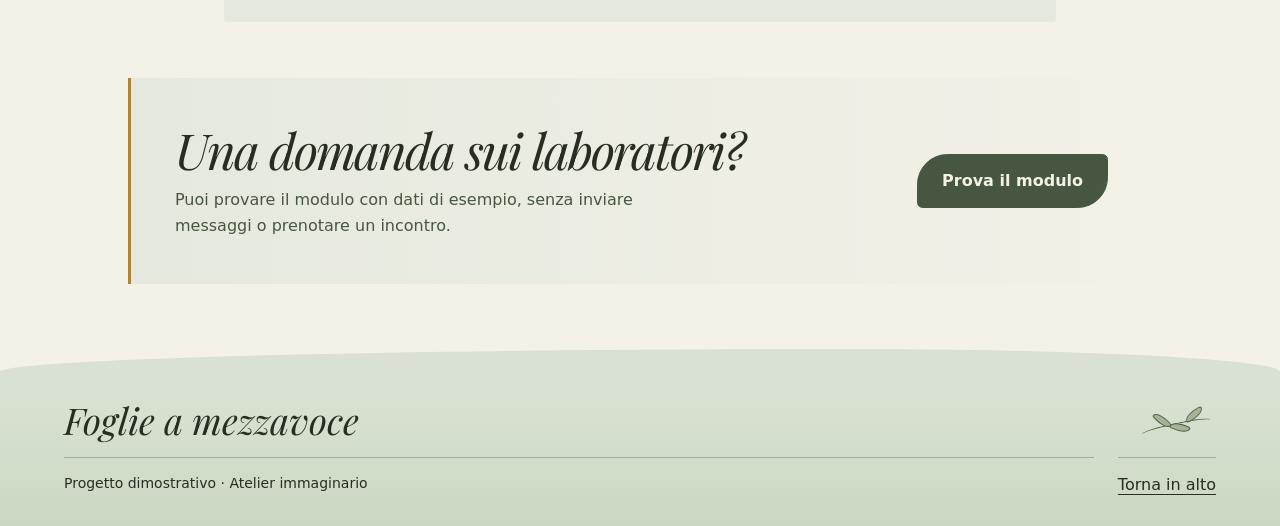
<file: laboratori.html>
<!doctype html>
<html lang="it">
<head>
  <meta name="robots" content="noindex, noimageindex">
  <meta charset="utf-8">
  <meta name="viewport" content="width=device-width, initial-scale=1">
  <meta name="description" content="Due laboratori botanici immaginari di Foglie a mezzavoce, tra composizione ed erbario.">
  <title>Laboratori — Foglie a mezzavoce</title>

  <link rel="preconnect" href="https://fonts.googleapis.com">
  <link rel="preconnect" href="https://fonts.gstatic.com" crossorigin>
  <link rel="stylesheet" href="https://fonts.googleapis.com/css2?family=Playfair+Display:ital,wght@1,400&display=swap">
  <link rel="stylesheet" href="css/style.css">
</head>
<body>
<header class="top" id="inizio">
  <a class="brand" href="index.html">
  <img src="img/logo.png" alt="Foglie a mezzavoce — Atelier botanico" width="150">
</a>
   

  <button
  class="menu-toggle"
  type="button"
  aria-label="Menu di navigazione"
  aria-controls="menu-principale"
  aria-expanded="false"
  hidden
>
  <span class="menu-icon" aria-hidden="true">
    <span></span>
    <span></span>
    <span></span>
  </span>
</button>

<nav id="menu-principale" aria-label="Navigazione principale">
      <a href="index.html">Home</a>
      <a href="chi-siamo.html">Chi siamo</a>
	  <a href="servizi.html">Servizi</a>
      <a href="composizioni.html">Composizioni</a>
      <a href="laboratori.html">Laboratori</a>
	  <a href="contatti.html">Contatti</a>
    </nav>
  </header>
<main class="pagina-laboratori">
    <section class="introduzione-laboratori" aria-labelledby="titolo-incontri">
     <p class="label">Sito dimostrativo</p>
<h1 id="titolo-incontri">Laboratori botanici</h1>
<p>
  Foglie a mezzavoce è un atelier botanico immaginario.
  I due incontri raccontati qui fanno parte del progetto dimostrativo
  e non sono aperti a prenotazioni.
</p>
    </section>
<div class="chi-separatore laboratori-separatore" aria-hidden="true">
  <span></span>
</div>
    <div class="incontri-atelier">
      <section class="incontro-atelier">
        <div class="incontro-stampa">
          <img
  class="incontro-foto incontro-foto-ramo"
  src="img/tavolo-laboratorio.png"
  alt="Mani che dispongono un ramo d’ulivo su carta avorio"
  width="1122"
  height="1402"
  loading="lazy"
>
        </div>
        <h2>Comporre con un solo ramo</h2>
        <p>Proviamo lo stesso ramo in un vaso alto e in una ciotola bassa. Osserviamo come cambia la sua linea, poi scegliamo pochi steli da accostare.</p>
		<dl class="incontro-appunti">
  <div>
    <dt>Sul tavolo</dt>
    <dd>Un ramo, qualche stelo, un vaso alto e una ciotola bassa.</dd>
  </div>
  <div>
    <dt>Il gesto da provare</dt>
    <dd>Appoggia il ramo al bordo del recipiente e cambia la sua inclinazione. Guarda da quale lato la curva si legge meglio.</dd>
  </div>
</dl>
        <p class="incontro-esito"><strong>Il risultato</strong> Una piccola composizione costruita intorno alla curva del ramo.</p>
      </section>

      <section class="incontro-atelier">
        <div class="incontro-stampa">
          <img
  class="incontro-foto"
  src="img/erbario-laboratorio.png"
  alt="Cartoncini d’erbario con foglie pressate su un piano color ardesia"
  width="1200"
  height="800"
  loading="lazy"
>
        </div>
        <h2>Un erbario da tenere vicino</h2>
        <p>Disponiamo foglie già pressate su carta e annotiamo un dettaglio per ciascuna, come il margine, il colore o il disegno delle nervature.</p>
		<dl class="incontro-appunti">
  <div>
    <dt>Sul tavolo</dt>
    <dd>Foglie già pressate, carta avorio e una matita.</dd>
  </div>
  <div>
    <dt>Il gesto da provare</dt>
    <dd>Metti due foglie una accanto all’altra. Prima di fissarle sulla carta, annota una differenza che si vede solo da vicino.</dd>
  </div>
</dl>
        <p class="incontro-esito"><strong>Il risultato</strong> Una pagina d’erbario con foglie e appunti scritti a mano.</p>
      </section>
    </div>

<div class="laboratori-fregio" aria-hidden="true">
  <span><i></i><i></i><i></i></span>
</div>

<section class="incontro-percorso" aria-labelledby="titolo-percorso">
  <h2 id="titolo-percorso">Come si svolge un incontro</h2>

  <ol>
    <li>
      <h3>Osserviamo un esempio</h3>
      <p>
        Guardiamo una composizione da due lati o confrontiamo due foglie pressate.
        Ognuno sceglie un dettaglio da cui partire.
      </p>
    </li>

    <li>
      <h3>Facciamo due prove</h3>
      <p>
        Nel primo incontro cambiamo recipiente, tenendo lo stesso ramo.
        Nell’erbario proviamo due disposizioni prima di fissare le foglie sulla carta.
      </p>
    </li>

    <li>
      <h3>Confrontiamo le scelte</h3>
      <p>
        Alla fine mettiamo i lavori sullo stesso tavolo. Ciascuno racconta
        una scelta che ha cambiato il risultato, come l’inclinazione
        di uno stelo o la distanza tra due foglie.
      </p>
    </li>
  </ol>
</section>
<figure class="laboratori-tavola-finale">
  <img
    src="img/lavori-laboratorio.png"
    alt="Un ramo d’ulivo in una ciotola chiara e due foglie pressate su cartoncino"
    width="1200"
    height="800"
    loading="lazy"
  >
  <figcaption>
    <span><strong>Nel vaso</strong> La curva del ramo si alza dalla ciotola.</span>
    <span><strong>Sulla carta</strong> Foglia d’ulivo e felce mostrano due margini diversi.</span>
  </figcaption>
</figure>
<div class="laboratori-fregio" aria-hidden="true">
  <span><i></i><i></i><i></i></span>
</div>

<section class="laboratori-domande" aria-labelledby="titolo-domande-laboratori">
  <h2 id="titolo-domande-laboratori">Prima di mettersi al tavolo</h2>

  <details>
    <summary>Posso iniziare anche se non ho mai composto un vaso?</summary>
    <p>
      Sì. L’esercizio parte da un solo ramo. Prima si osserva come cambia
      quando lo inclini, poi si aggiunge uno stelo alla volta.
    </p>
  </details>

  <details>
    <summary>Come si preparano le foglie per l’erbario?</summary>
    <p>
      Nell’incontro immaginato le foglie sono già pressate. Se vuoi fare
      una prova a casa, scegli una foglia sottile e asciutta, mettila
      tra due fogli di carta assorbente e lasciala sotto un libro pesante
      finché è piatta e asciutta.
    </p>
  </details>
</section>
	<section class="laboratori-invito" aria-labelledby="titolo-invito-laboratori">
  <div>
    <h2 id="titolo-invito-laboratori">Una domanda sui laboratori?</h2>
    <p>Puoi provare il modulo con dati di esempio, senza inviare messaggi o prenotare un incontro.</p>
  </div>

  <a class="button" href="contatti.html?argomento=laboratori">
    Prova il modulo
  </a>
</section>
   
  </main>
<footer>
    <a class="brand" href="index.html">Foglie a mezzavoce</a>
    <p>Progetto dimostrativo · Atelier immaginario</p>
    <div class="fregio-footer" aria-hidden="true">
      <span></span>
      <span></span>
      <span></span>
    </div>
    <a class="torna-in-alto" href="#inizio">Torna in alto</a>
  </footer>
<script>
  const pulsanteMenu = document.querySelector(".menu-toggle");
  const menu = document.querySelector("#menu-principale");
  const schermoPiccolo = window.matchMedia("(max-width: 860px)");

  function impostaMenu(aperto) {
    pulsanteMenu.setAttribute("aria-expanded", String(aperto));
    menu.hidden = schermoPiccolo.matches && !aperto;
  }

  function aggiornaMenu() {
    pulsanteMenu.hidden = !schermoPiccolo.matches;
    impostaMenu(false);
  }

  pulsanteMenu.addEventListener("click", () => {
    impostaMenu(menu.hidden);
  });

  menu.addEventListener("click", (evento) => {
    if (schermoPiccolo.matches && evento.target.closest("a")) {
      impostaMenu(false);
    }
  });

  document.addEventListener("keydown", (evento) => {
    if (evento.key === "Escape" &&
        pulsanteMenu.getAttribute("aria-expanded") === "true") {
      impostaMenu(false);
      pulsanteMenu.focus();
    }
  });

  schermoPiccolo.addEventListener("change", aggiornaMenu);
  aggiornaMenu();
</script>
</body>
</html>
</file>
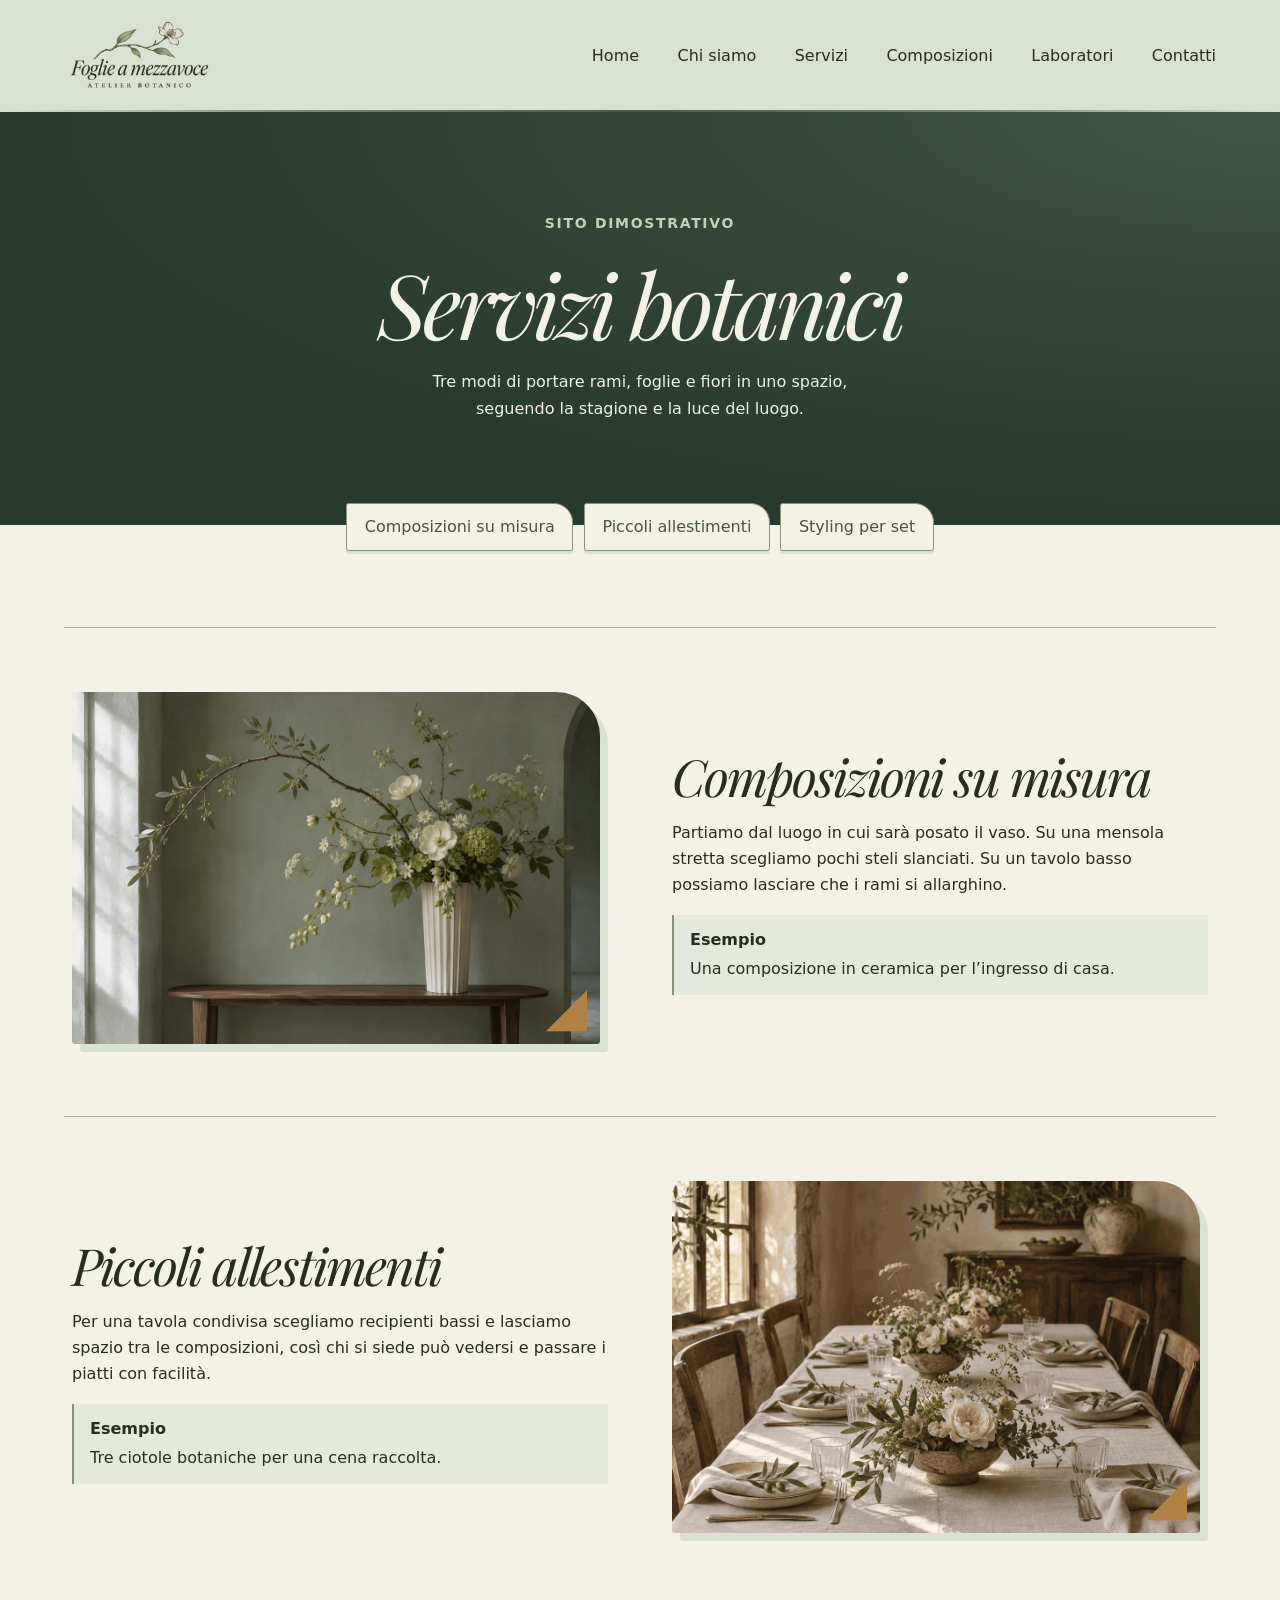
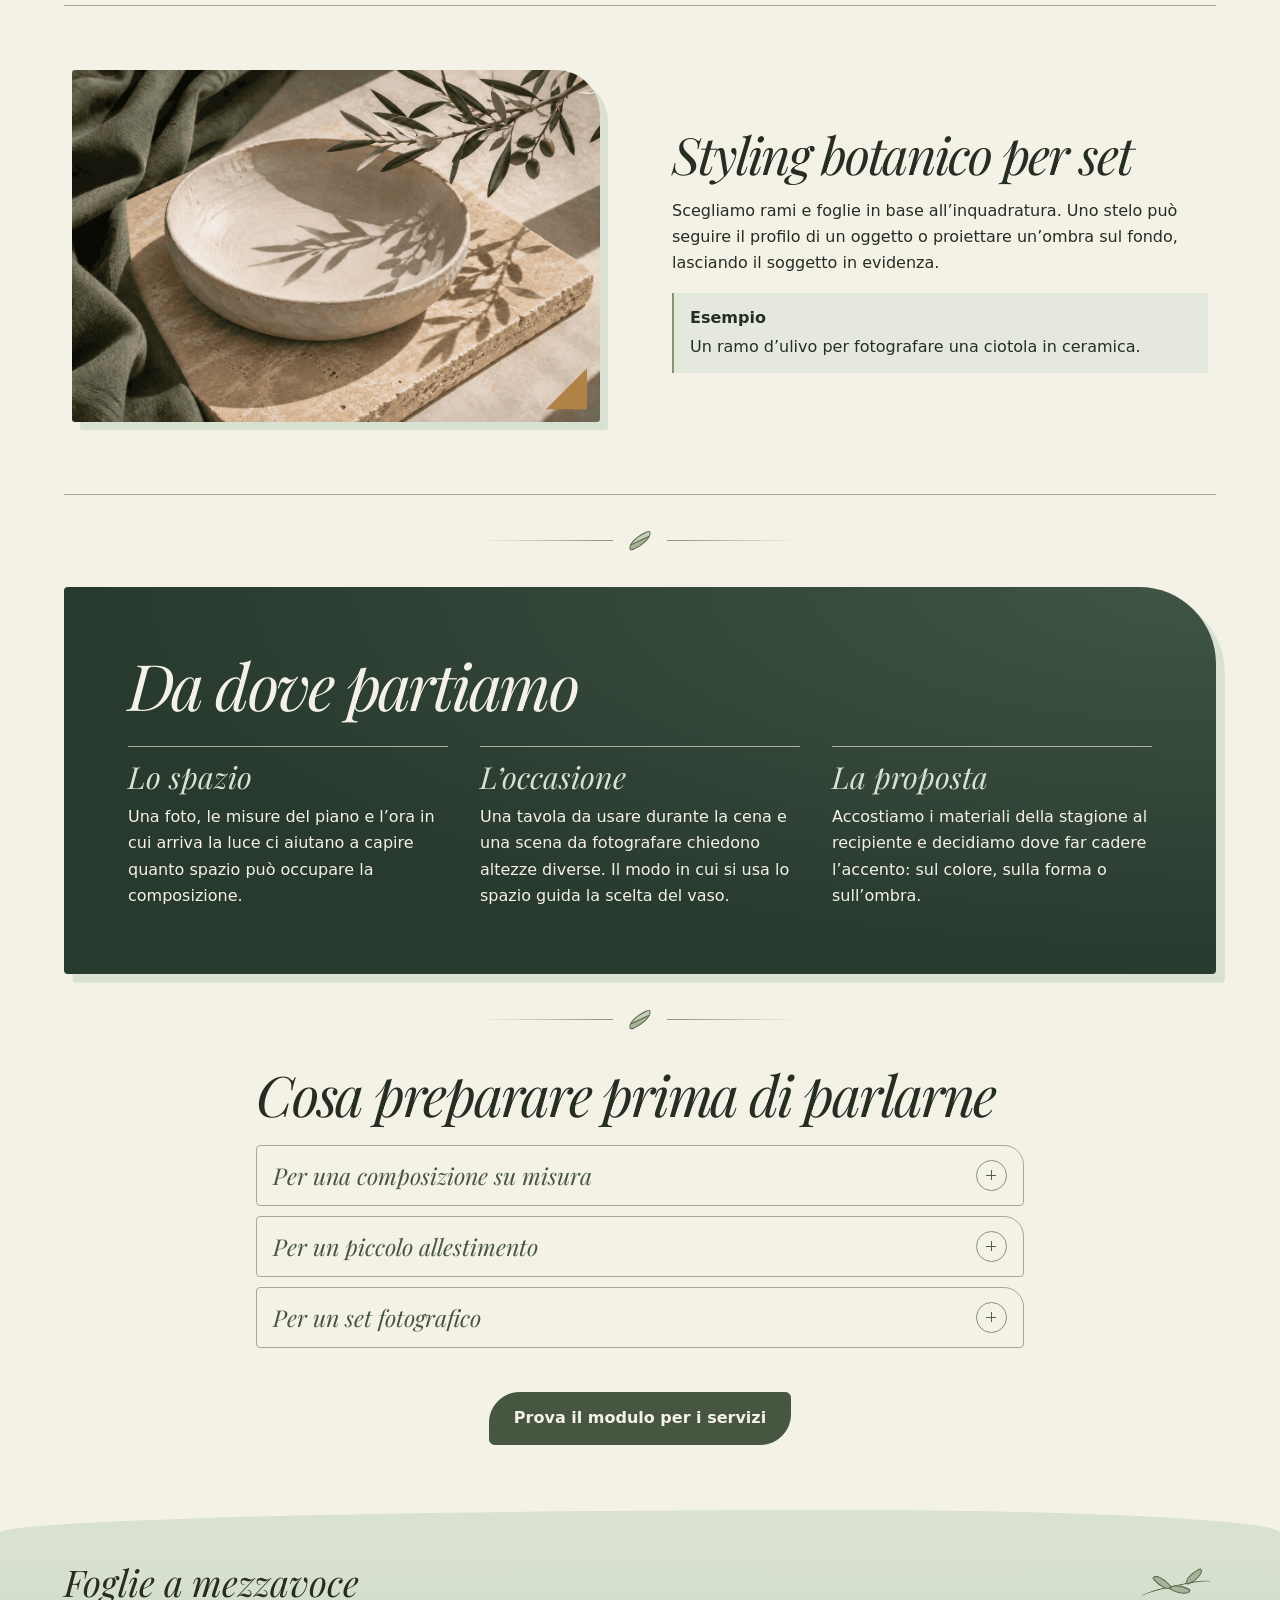
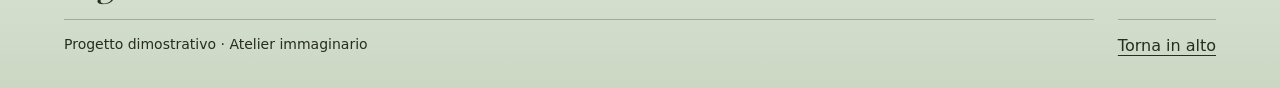
<file: servizi.html>
<!doctype html>
<html lang="it">
<head>
  <meta name="robots" content="noindex, noimageindex">
  <meta charset="utf-8">
  <meta name="viewport" content="width=device-width, initial-scale=1">
  <meta name="description" content="Storia e approccio di Foglie a mezzavoce, atelier botanico immaginario.">
  <title>Servizi — Foglie a mezzavoce</title>

  <link rel="preconnect" href="https://fonts.googleapis.com">
  <link rel="preconnect" href="https://fonts.gstatic.com" crossorigin>
  <link rel="stylesheet" href="https://fonts.googleapis.com/css2?family=Playfair+Display:ital,wght@1,400&display=swap">
  <link rel="stylesheet" href="css/style.css">
</head>
<body>
<header class="top" id="inizio">
  <a class="brand" href="index.html">
  <img src="img/logo.png" alt="Foglie a mezzavoce — Atelier botanico" width="150">
</a>
   

  <button
  class="menu-toggle"
  type="button"
  aria-label="Menu di navigazione"
  aria-controls="menu-principale"
  aria-expanded="false"
  hidden
>
  <span class="menu-icon" aria-hidden="true">
    <span></span>
    <span></span>
    <span></span>
  </span>
</button>

<nav id="menu-principale" aria-label="Navigazione principale">
      <a href="index.html">Home</a>
      <a href="chi-siamo.html">Chi siamo</a>
	  <a href="servizi.html">Servizi</a>
      <a href="composizioni.html">Composizioni</a>
      <a href="laboratori.html">Laboratori</a>
	  <a href="contatti.html">Contatti</a>
    </nav>
  </header>
<main class="pagina-servizi">
  <section class="servizi-apertura" aria-labelledby="titolo-servizi">
    <p class="label">Sito dimostrativo</p>
    <h1 id="titolo-servizi">Servizi botanici</h1>
    <p>Tre modi di portare rami, foglie e fiori in uno spazio, seguendo la stagione e la luce del luogo.</p>
  </section>
<nav class="servizi-indice" aria-label="Vai a un servizio">
  <a href="#su-misura">Composizioni su misura</a>
  <a href="#allestimenti">Piccoli allestimenti</a>
  <a href="#styling">Styling per set</a>
</nav>
<div class="servizi-elenco">
  	<section class="servizio" id="su-misura">
    <figure class="servizio-foto">
      <img src="img/su-misura.png"
        alt="Rami d’ulivo e fiori chiari in un vaso scanalato su un mobile d’ingresso"
        width="1200" height="800" loading="lazy">
    </figure>

    <div class="servizio-testo">
      <h2>Composizioni su misura</h2>
      <p>Partiamo dal luogo in cui sarà posato il vaso. Su una mensola stretta scegliamo pochi steli slanciati. Su un tavolo basso possiamo lasciare che i rami si allarghino.</p>
      <p class="servizio-esempio"><strong>Esempio</strong> Una composizione in ceramica per l’ingresso di casa.</p>
    </div>
  </section>

 	<section class="servizio" id="allestimenti">
    <figure class="servizio-foto">
      <img src="img/allestimenti.png"
        alt="Tavola apparecchiata con tovaglia di lino e composizioni botaniche basse"
        width="1200" height="800" loading="lazy">
    </figure>

    <div class="servizio-testo">
      <h2>Piccoli allestimenti</h2>
      <p>Per una tavola condivisa scegliamo recipienti bassi e lasciamo spazio tra le composizioni, così chi si siede può vedersi e passare i piatti con facilità.</p>
      <p class="servizio-esempio"><strong>Esempio</strong> Tre ciotole botaniche per una cena raccolta.</p>
    </div>
  </section>

<section class="servizio" id="styling">
    <figure class="servizio-foto">
      <img src="img/styling.png"
        alt="Ciotola avorio e ombra di un ramo d’ulivo su una lastra di pietra color miele"
        width="1200" height="800" loading="lazy">
    </figure>

    <div class="servizio-testo">
      <h2>Styling botanico per set</h2>
      <p>Scegliamo rami e foglie in base all’inquadratura. Uno stelo può seguire il profilo di un oggetto o proiettare un’ombra sul fondo, lasciando il soggetto in evidenza.</p>
      <p class="servizio-esempio"><strong>Esempio</strong> Un ramo d’ulivo per fotografare una ciotola in ceramica.</p>
    </div>
  </section>
</div>
<div class="chi-separatore" aria-hidden="true">
  <span></span>
</div>
<section class="servizi-metodo" aria-labelledby="titolo-metodo">
  <h2 id="titolo-metodo">Da dove partiamo</h2>

  <div class="servizi-appunti">
    <div>
      <h3>Lo spazio</h3>
      <p>Una foto, le misure del piano e l’ora in cui arriva la luce ci aiutano a capire quanto spazio può occupare la composizione.</p>
    </div>

    <div>
      <h3>L’occasione</h3>
      <p>Una tavola da usare durante la cena e una scena da fotografare chiedono altezze diverse. Il modo in cui si usa lo spazio guida la scelta del vaso.</p>
    </div>

    <div>
      <h3>La proposta</h3>
      <p>Accostiamo i materiali della stagione al recipiente e decidiamo dove far cadere l’accento: sul colore, sulla forma o sull’ombra.</p>
    </div>
  </div>
</section>
<div class="chi-separatore" aria-hidden="true">
  <span></span>
</div>
<section class="servizi-preparazione" aria-labelledby="titolo-preparazione">
  <h2 id="titolo-preparazione">Cosa preparare prima di parlarne</h2>

  <details>
    <summary>Per una composizione su misura</summary>
    <p>Una foto del punto in cui starà il vaso, la larghezza del piano e l’altezza disponibile. Se hai già un recipiente, tieni a portata di mano anche le sue misure.</p>
  </details>

  <details>
    <summary>Per un piccolo allestimento</summary>
    <p>La forma del tavolo, il numero di posti e il tipo di servizio. Se i piatti saranno condivisi al centro, sapere quanto spazio occupano aiuta a scegliere dove mettere i vasi.</p>
  </details>

  <details>
    <summary>Per un set fotografico</summary>
    <p>Una foto dell’oggetto da mettere in scena, il formato dello scatto e un riferimento per la luce. Sapere se l’immagine sarà verticale o orizzontale aiuta a orientare i rami.</p>
  </details>
</section>
<div class="contatti-invito">
  <a class="button" href="contatti.html?argomento=servizi">
    Prova il modulo per i servizi
  </a>
</div>
</main>

<footer>
    <a class="brand" href="index.html">Foglie a mezzavoce</a>
    <p>Progetto dimostrativo · Atelier immaginario</p>
    <div class="fregio-footer" aria-hidden="true">
      <span></span>
      <span></span>
      <span></span>
    </div>
    <a class="torna-in-alto" href="#inizio">Torna in alto</a>
  </footer>
<script>
  const pulsanteMenu = document.querySelector(".menu-toggle");
  const menu = document.querySelector("#menu-principale");
  const schermoPiccolo = window.matchMedia("(max-width: 860px)");

  function impostaMenu(aperto) {
    pulsanteMenu.setAttribute("aria-expanded", String(aperto));
    menu.hidden = schermoPiccolo.matches && !aperto;
  }

  function aggiornaMenu() {
    pulsanteMenu.hidden = !schermoPiccolo.matches;
    impostaMenu(false);
  }

  pulsanteMenu.addEventListener("click", () => {
    impostaMenu(menu.hidden);
  });

  menu.addEventListener("click", (evento) => {
    if (schermoPiccolo.matches && evento.target.closest("a")) {
      impostaMenu(false);
    }
  });

  document.addEventListener("keydown", (evento) => {
    if (evento.key === "Escape" &&
        pulsanteMenu.getAttribute("aria-expanded") === "true") {
      impostaMenu(false);
      pulsanteMenu.focus();
    }
  });

  schermoPiccolo.addEventListener("change", aggiornaMenu);
  aggiornaMenu();
</script>
</body>
</html>
</file>
<file: css/style.css>
:root {
  --inchiostro: #272d21;
  --avorio: #f4f1e7;
  --salvia: #d9e2d2;
  --salvia-tenue: #e5e9dd;
  --bordo: #a2aa98;
  --titoli: "Playfair Display", Georgia, serif;
}

* {
  box-sizing: border-box;
}

html {
  scroll-behavior: smooth;
}

body {
  margin: 0;
  background: var(--avorio);
  color: var(--inchiostro);
  font: 1rem/1.65 system-ui, sans-serif;
}

a {
  color: inherit;
}

a:focus-visible,
summary:focus-visible {
  outline: 2px solid currentColor;
  outline-offset: 5px;
}

/* Intestazione e navigazione */
.top {
  display: flex;
  align-items: center;
  justify-content: space-between;
  gap: 1rem;
  padding: 1.15rem clamp(1.25rem, 5vw, 5rem);
  background: var(--salvia);
  border-bottom: 1px solid var(--bordo);
}

.brand {
  font: italic 1.65rem/1.15 var(--titoli);
  text-decoration: none;
}

.brand span,
.label {
  display: block;
  font: 600 .875rem/1.4 system-ui, sans-serif;
  letter-spacing: .12em;
  text-transform: uppercase;
}

.brand span {
  margin-top: .4rem;
}

nav {
  display: flex;
  flex-wrap: wrap;
  gap: .5rem clamp(1rem, 3vw, 2.5rem);
}

nav a {
  text-decoration: none;
}

nav a:hover,
.brand:hover {
  text-decoration: underline;
  text-underline-offset: .25em;
}

/* Apertura della pagina */
.hero {
  display: grid;
  grid-template-columns: 1fr 1fr;
}

.intro {
  display: flex;
  flex-direction: column;
  align-items: flex-start;
  justify-content: center;
  min-height: clamp(32rem, 52vw, 46rem);
  padding: clamp(2rem, 7vw, 7rem);
}

.label {
  margin: 0 0 1.4rem;
}

h1,
h2,
h3 {
  margin: 0;
  font-family: var(--titoli);
  font-style: italic;
  font-weight: 400;
}

h1 {
 font-size: clamp(2.5rem, 5.5vw, 5.5rem);
  line-height: .95;
  letter-spacing: -.055em;
}

h1 span {
  color: #526044;
}

.lead {
  margin: 1.8rem 0 1.5rem;
  font: clamp(1.2rem, 2vw, 1.6rem)/1.45 Georgia, serif;
}

.button {
  display: inline-block;
  padding: .8rem 1.5rem;
  border: 1px solid #475640;
  border-radius: 1.9rem .35rem 1.9rem .35rem;
  background: #475640;
  color: var(--avorio);
  font-weight: 600;
  text-align: center;
  text-decoration: none;
  transition:
    background-color .2s ease,
    border-color .2s ease,
    box-shadow .2s ease,
    transform .2s ease;
}

.button:focus-visible {
  outline: 2px solid #475640;
  outline-offset: 4px;
}

@media (hover: hover) {
  .button:hover {
    background: #52634a;
    border-color: #52634a;
    box-shadow: 0 5px 12px rgb(39 45 33 / 18%);
    transform: translateY(-2px);
  }
}

@media (prefers-reduced-motion: reduce) {
  .button {
    transition: none;
  }

  .button:hover {
    transform: none;
  }
}

.hero-image {
  display: block;
  width: 100%;
  height: 100%;
  min-height: 0;
  background: #34372d;
  object-fit: cover;
  object-position: center 57%;
}

/* Atelier, composizioni e laboratori */
.story,
.works {
  padding: clamp(3.5rem, 8vw, 8rem) clamp(1.25rem, 8vw, 8rem);
}

.story {
  display: grid;
  grid-template-columns: 1fr 2fr;
  gap: 1.2rem;
}

h2 {
  font-size: clamp(2.5rem, 5.5vw, 5rem);
  line-height: 1.05;
  letter-spacing: -.04em;
}

.story p:not(.label) {
  max-width: 58ch;
}

.works {
  background: var(--salvia-tenue);
}

.cards {
  display: grid;
  grid-template-columns: repeat(3, 1fr);
  gap: clamp(1rem, 4vw, 4rem);
  margin-top: 2.25rem;
}

.cards article,
details {
  padding: 1rem 0;
  border-top: 1px solid var(--bordo);
}

h3 {
  font-size: clamp(1.6rem, 3vw, 2.2rem);
  line-height: 1.15;
}

details:last-child {
  border-bottom: 1px solid var(--bordo);
}

summary {
  cursor: pointer;
  font: italic 1.3rem/1.4 var(--titoli);
}

/* Footer con bordo superiore curvo */
footer {
  position: relative;
  display: flex;
  align-items: center;
  justify-content: space-between;
  flex-wrap: wrap;
  gap: 1rem;
  margin-top: 2.5rem;
  padding: 1.75rem clamp(1.25rem, 5vw, 5rem);
  background: var(--salvia);
}

footer::before {
  content: "";
  position: absolute;
  right: 0;
  bottom: calc(100% - 1px);
  left: 0;
  height: clamp(1.25rem, 4vw, 3rem);
  background: var(--salvia);
  clip-path: ellipse(72% 100% at 42% 100%);
  pointer-events: none;
}

footer p {
  margin: 0;
  font-size: .875rem;
}

/* Impaginazione per schermi piccoli */
@media (max-width: 700px) {
  .top {
    align-items: flex-start;
    flex-direction: column;
  }

  .hero,
  .story,
  .cards {
    grid-template-columns: 1fr;
  }

  .intro {
    min-height: auto;
    padding: 3.5rem 1.25rem;
  }

  .hero-image {
    height: clamp(17rem, 85vw, 34rem);
  }

  .story .label {
    margin: 0;
  }
}

@media (prefers-reduced-motion: reduce) {
  html {
    scroll-behavior: auto;
  }
}

/* Curva asimmetrica del footer */
:root {
  --altezza-curva: clamp(.65rem, 1.8vw, 1.75rem);
}

footer::before {
  content: "";
  position: absolute;
  left: 0;
  right: 0;
  height: var(--altezza-curva);
  background: var(--salvia);
  pointer-events: none;
}

footer {
 margin-top: calc(var(--altezza-curva) + clamp(2rem, 5vw, 4rem));
}

footer::before {
  bottom: calc(100% - 1px);
  clip-path: none;
  border-radius: 66% 34% 0 0 / 100% 100% 0 0;
}

/* Rametto illustrato accanto al titolo */
.intro {
  position: relative;
  padding-top: max(6rem, 7vw);
}

.rametto {
  position: absolute;
  top: .75rem;
  right: 1.25rem;
  width: 5.5rem;
  height: 5rem;
  color: #526044;
  pointer-events: none;
  transform-origin: 50% 95%;
  animation: rametto-oscilla 4s ease-in-out 1;
}

.rametto-stelo {
  position: absolute;
  bottom: .2rem;
  left: 2.5rem;
  width: 1rem;
  height: 4rem;
  border-left: 3px solid currentColor;
  border-radius: 65% 0 0 30%;
  transform: rotate(12deg);
}

.foglia {
  position: absolute;
  width: 2rem;
  height: 1.15rem;
  background: #aec09b;
  border: 2px solid currentColor;
  border-radius: 80% 10% 80% 10%;
}

.foglia-sinistra {
  top: 2.2rem;
  left: .65rem;
  transform: rotate(58deg);
}

.foglia-destra {
  top: 1.45rem;
  left: 2.6rem;
  background: #d1d9b4;
  transform: rotate(-15deg);
}

.foglia-alta {
  top: .35rem;
  left: 2.15rem;
  transform: rotate(-63deg);
}

@keyframes rametto-oscilla {
  0%, 100% { transform: rotate(0deg); }
  50% { transform: rotate(9deg); }
}

@media (prefers-reduced-motion: reduce) {
  .rametto {
    animation: none;
  }
}

/* Fiorellino sulla punta del rametto */
.rametto-fiore {
  position: absolute;
  top: .35rem;
  left: 3.05rem;
  width: .48rem;
  height: .48rem;
  border-radius: 50%;
  background: #bd862e;
  box-shadow:
    0 -.42rem 0 .06rem #fff7dc,
    .4rem -.13rem 0 .06rem #fff7dc,
    .25rem .34rem 0 .06rem #fff7dc,
    -.25rem .34rem 0 .06rem #fff7dc,
    -.4rem -.13rem 0 .06rem #fff7dc;
  filter: drop-shadow(0 0 1px #736747);
}
/* Fotografia ad arco nella sezione di apertura */
.foto-atelier {
  position: relative;
  align-self: center;
  width: calc(100% - 2.5rem);
  max-width: 32rem;
  aspect-ratio: 4 / 5;
  margin: 2rem auto;
  overflow: hidden;
  border-radius: 50% 50% 0 0 / 36% 36% 0 0;
}

.foto-atelier .hero-image {
  width: 100%;
  height: 100%;
  object-fit: cover;
  object-position: center 55%;
}

.foto-atelier figcaption {
  position: absolute;
  inset: auto 0 0;
  padding: 2.5rem 1rem 1.5rem;
  background: linear-gradient(transparent, rgb(20 25 17 / 90%));
  color: var(--avorio);
  text-align: center;
  font: italic clamp(1.35rem, 3vw, 2.15rem)/1.2 var(--titoli);
}

.ornamento-foto {
  display: flex;
  align-items: center;
  justify-content: center;
  gap: .65rem;
  margin-bottom: .5rem;
  color: var(--salvia);
  font: .65rem/1 system-ui, sans-serif;
}

.ornamento-foto::before,
.ornamento-foto::after {
  content: "";
  width: 2rem;
  height: 1px;
  background: currentColor;
}

@media (max-width: 700px) {
  .foto-atelier {
    margin: 0 auto 2.5rem;
  }
}/* Sezione L’atelier */
#atelier {
  background: #edf0e6;
}

#atelier > .label::after {
  content: "";
  display: block;
  width: 2.75rem;
  height: 1px;
  margin-top: .75rem;
  background: #77856b;
}

#atelier p:not(.label) {
  max-width: 46ch;
  font-family: Georgia, serif;
  font-size: 1.15rem;
  line-height: 1.7;
}
.social-footer {
  display: flex;
  align-items: center;
  gap: 12px;
}
/* Menu responsive di Foglie a mezzavoce */
.menu-toggle[hidden],
#menu-principale[hidden] {
  display: none;
}

.menu-toggle {
  display: inline-flex;
  align-items: center;
  gap: .5rem;
  min-height: 44px;
  padding: .5rem .75rem;
  border: 1px solid var(--inchiostro);
  border-radius: .4rem;
  background: transparent;
  color: var(--inchiostro);
  font: inherit;
  cursor: pointer;
}

.menu-toggle:focus-visible {
  outline: 2px solid currentColor;
  outline-offset: 4px;
}

.top > .brand img {
  display: block;
  max-width: 100%;
  height: auto;
}

@media (max-width: 860px) {
  .top {
    flex-direction: row;
    flex-wrap: wrap;
    align-items: center;
    gap: .75rem;
    padding: .75rem 1.25rem;
  }

  .top > .brand img {
    width: clamp(110px, 28vw, 150px);
  }

  #menu-principale {
    flex: 0 0 100%;
    flex-direction: column;
    gap: 0;
    border-top: 1px solid var(--bordo);
  }

  #menu-principale a {
    display: flex;
    align-items: center;
    min-height: 44px;
  }

  .hero,
  .story,
  .cards {
    grid-template-columns: minmax(0, 1fr);
  }

  .intro {
    min-height: auto;
    padding: 2.5rem 1.25rem 1.75rem;
  }

  #titolo {
    font-size: clamp(2.35rem, 8vw, 4rem);
    overflow-wrap: anywhere;
  }

  .foto-atelier {
    margin: 0 auto 2.5rem;
  }

  .story,
  .works {
    padding: 3rem 1.25rem;
  }

  .story .label {
    margin-bottom: 0;
  }

  footer {
    flex-direction: column;
    gap: .75rem;
    text-align: center;
  }

  .social-footer a {
    display: grid;
    place-items: center;
    width: 44px;
    height: 44px;
  }
}
.menu-toggle {
  justify-content: center;
  width: 48px;
  height: 48px;
  padding: 0;
  border-color: #475640;
border-radius: 6px;
  background: var(--avorio);
  color: #475640;
  transition: background-color .2s ease, color .2s ease;
}

.menu-icon {
  position: relative;
  display: block;
  width: 22px;
  height: 18px;
}

.menu-icon span {
  position: absolute;
  top: 8px;
  right: 0;
  width: 22px;
  height: 2px;
  border-radius: 2px;
  background: currentColor;
  transition: transform .2s ease, opacity .2s ease, width .2s ease;
}

.menu-icon span:first-child {
  
  transform: translateY(-6px);
}

.menu-icon span:last-child {
  
  transform: translateY(6px);
}

.menu-toggle[aria-expanded="true"] {
  background: #475640;
  color: var(--avorio);
}

.menu-toggle[aria-expanded="true"] .menu-icon span:first-child {
  width: 22px;
  transform: rotate(45deg);
}

.menu-toggle[aria-expanded="true"] .menu-icon span:nth-child(2) {
  opacity: 0;
}

.menu-toggle[aria-expanded="true"] .menu-icon span:last-child {
  width: 22px;
  transform: rotate(-45deg);
}

@media (hover: hover) {
  .menu-toggle:hover {
    background: #475640;
    color: var(--avorio);
  }
}

@media (prefers-reduced-motion: reduce) {
  .menu-toggle,
  .menu-icon span {
    transition: none;
  }
}
/* Bordo decorativo sotto l’header */
/* Linea sfumata sotto l’header */
.top {
  position: relative;
  border: 0;
}

.top::after {
  content: "";
  position: absolute;
  right: 0;
  bottom: 0;
  left: 0;
  height: 2px;
  background: linear-gradient(
    to right,
    transparent,
    #77856b 25%,
    #475640 50%,
    #77856b 75%,
    transparent
  );
  pointer-events: none;
}
/* Galleria delle composizioni */
/* Galleria delle composizioni */
#composizioni {
  background: #e5e9dd;
}

#composizioni > .label,
#composizioni > h2 {
  text-align: center;
}

#composizioni > .label {
  margin-bottom: .75rem;
}

.galleria-composizioni {
  grid-template-columns: minmax(0, 1.2fr) repeat(2, minmax(0, 1fr));
  gap: clamp(.85rem, 2vw, 1.75rem);
  align-items: stretch;
  max-width: 76rem;
  margin: clamp(1.75rem, 4vw, 3rem) auto 0;
}

.galleria-composizioni article {
  min-width: 0;
  padding: clamp(.7rem, 1.5vw, 1.15rem);
  background: var(--avorio);
  border: 1px solid #b8c1ad;
  border-radius: 3px;
}

.galleria-composizioni img {
  display: block;
  width: 100%;
  height: clamp(13rem, 27vw, 25rem);
  object-fit: cover;
}

.galleria-composizioni h3 {
  margin-top: .9rem;
  padding-top: .85rem;
  border-top: 1px solid #a7b398;
  font-size: clamp(1.45rem, 2.4vw, 2.2rem);
}

.galleria-composizioni p {
  max-width: 36ch;
  margin: .5rem 0 .25rem;
}

@media (max-width: 860px) {
  .galleria-composizioni {
    grid-template-columns: repeat(3, minmax(0, 1fr));
  }
}

@media (max-width: 700px) {
  .galleria-composizioni {
    grid-template-columns: minmax(0, 1fr);
    gap: 1.25rem;
    max-width: 28rem;
  }

  .galleria-composizioni img {
    height: auto;
    aspect-ratio: 4 / 5;
  }
}
/* Movimento delle schede della galleria */
@media (hover: hover) and (pointer: fine) {
  .galleria-composizioni article {
    transition: box-shadow .25s ease, border-color .25s ease;
  }

  .galleria-composizioni img {
    transition: filter .25s ease;
  }

  .galleria-composizioni article:hover {
    border-color: #859477;
    box-shadow: 0 8px 20px rgb(39 45 33 / 12%);
  }

  .galleria-composizioni article:hover img {
    filter: brightness(1.06);
  }
}

@media (hover: hover) and (pointer: fine) and (prefers-reduced-motion: no-preference) {
  .galleria-composizioni article {
    transition: transform .25s ease, box-shadow .25s ease, border-color .25s ease;
  }

  .galleria-composizioni article:hover {
    transform: translateY(-4px);
  }
}
/* Sfondo in movimento nella sezione L’atelier */
#atelier {
  position: relative;
  isolation: isolate;
  overflow: hidden;
  background: #edf0e6;
}

#atelier::before {
  content: "";
  position: absolute;
  inset: -6rem 0;
  z-index: -1;
  background:
    linear-gradient(90deg, #edf0e6 0%, transparent 100%),
    url("../atelier.png") center 55% / cover no-repeat;
  opacity: .18;
  pointer-events: none;
}

@keyframes sfondo-atelier {
  from { transform: translateY(5rem); }
  to   { transform: translateY(-5rem); }
}

@media (prefers-reduced-motion: no-preference) {
  @supports (animation-timeline: view()) {
    #atelier::before {
      animation: sfondo-atelier linear both;
      animation-timeline: view();
      animation-range: entry 0% exit 100%;
    }
  }
}
/* Schede dei laboratori */
/* Laboratori con foto e pannello verde bosco */
.laboratori-editoriale {
  display: grid;
  grid-template-columns: minmax(0, 1fr) minmax(0, 1fr);
  background: #28392e;
  color: var(--avorio);
}

.laboratori-foto {
  display: block;
  width: 100%;
  height: 100%;
  min-height: 0;
  object-fit: cover;
  object-position: center;
}

.laboratori-testo {
  align-self: center;
  min-width: 0;
  padding: clamp(2rem, 6vw, 6rem);
}

.laboratori-testo .label {
  color: #c4d3b8;
}

.laboratori-testo h2 {
  font-size: clamp(2.7rem, 5.5vw, 5.25rem);
}

.laboratori-testo > p:not(.label) {
  max-width: 42ch;
  margin: 1.25rem 0 1.75rem;
}

#laboratori details {
  margin: 0;
  padding: 0;
  border-top: 1px solid #819280;
}

#laboratori details:last-child {
  border-bottom: 1px solid #819280;
}

#laboratori details[open] {
  background: rgb(244 241 231 / 8%);
}

#laboratori summary {
  display: flex;
  justify-content: space-between;
  align-items: center;
  gap: 1rem;
  min-height: 48px;
  padding: .9rem .75rem;
  list-style: none;
}

#laboratori summary::-webkit-details-marker {
  display: none;
}

#laboratori summary::after {
  content: "";
  flex: 0 0 1rem;
  width: 1rem;
  height: 1rem;
  color: #c4d3b8;
  background:
    linear-gradient(currentColor, currentColor) center / 12px 1px no-repeat,
    linear-gradient(currentColor, currentColor) center / 1px 12px no-repeat;
}

#laboratori details[open] summary::after {
  background-size: 12px 1px, 0 0;
}

#laboratori details p {
  margin: 0;
  padding: 0 .75rem 1rem;
}

@media (hover: hover) {
  #laboratori summary:hover {
    background: rgb(244 241 231 / 10%);
  }
}

@media (max-width: 860px) {
  .laboratori-editoriale {
    grid-template-columns: minmax(0, 1fr);
  }

  .laboratori-foto {
    height: clamp(17rem, 65vw, 29rem);
    object-position: center 46%;
  }

  .laboratori-testo {
    padding: 2.25rem 1.25rem 3rem;
  }
}
/* Chiusura della home */
footer {
  display: grid;
  grid-template-columns: minmax(0, 1fr) auto;
  grid-template-areas:
    "nome fregio"
    "crediti torna";
  align-items: center;
  gap: 1rem 1.5rem;
  text-align: left;
}

footer > .brand {
  grid-area: nome;
  justify-self: start;
  font-size: clamp(1.65rem, 3vw, 2.3rem);
}

footer > .social-footer {
  grid-area: social;
}

footer > p {
  grid-area: crediti;
  align-self: stretch;
  padding-top: .85rem;
  border-top: 1px solid var(--bordo);
}

.torna-in-alto {
  grid-area: torna;
  padding-top: .85rem;
  border-top: 1px solid var(--bordo);
  text-align: right;
  text-underline-offset: .25em;
}

@media (max-width: 600px) {
  footer {
    grid-template-columns: minmax(0, 1fr);
    grid-template-areas:
      "nome"
      "fregio"
      "crediti"
      "torna";
    text-align: center;
  }

  footer > .brand,
  footer > .social-footer {
    justify-self: center;
  }

  .torna-in-alto {
    justify-self: center;
    padding-top: 0;
    border-top: 0;
    text-align: center;
  }
}
/* Rifinitura dell’apertura */
.hero {
  background: radial-gradient(
    ellipse at 80% 42%,
    #e1e7d8 0%,
    var(--avorio) 65%
  );
}

.hero .intro {
  min-width: 0;
  min-height: auto;
  padding: clamp(3rem, 6vw, 6rem) clamp(1.75rem, 5vw, 5rem);
}

.hero #titolo {
  font-size: clamp(2.35rem, 5.3vw, 5.5rem);
  line-height: 1.02;
  overflow-wrap: anywhere;
}

.hero .foto-atelier {
  max-width: 30rem;
  box-shadow:
    0 0 0 1px rgb(82 96 68 / 22%),
    0 18px 45px rgb(39 45 33 / 15%);
}

@media (max-width: 860px) {
  .hero {
    grid-template-columns: minmax(0, 1fr);
    background: radial-gradient(
      ellipse at 50% 70%,
      #e1e7d8 0%,
      var(--avorio) 72%
    );
  }

  .hero .intro {
    align-items: center;
    padding: 2.75rem 1.25rem 2rem;
    text-align: center;
  }

  .hero #titolo {
    font-size: clamp(1.95rem, 9vw, 4rem);
  }

  .hero .intro-racconto {
    text-align: left;
  }

  .hero .foto-atelier {
    width: min(calc(100% - 2.5rem), 26rem);
    margin: 0 auto 2.75rem;
  }
}

/* Entrata della foto e del testo */
@keyframes entrata-home {
  from {
    opacity: 0;
    transform: translateY(14px);
  }

  to {
    opacity: 1;
    transform: translateY(0);
  }
}

@keyframes luce-laboratori {
  from { filter: brightness(.72); }
  to   { filter: brightness(1); }
}

@media (prefers-reduced-motion: no-preference) {
  .hero .intro {
    animation: entrata-home .55s ease-out both;
  }

  .hero .foto-atelier {
    animation: entrata-home .7s .12s ease-out both;
  }

  .hero .foto-atelier figcaption {
    animation: entrata-home .45s .35s ease-out both;
  }

  @supports (animation-timeline: view()) {
    .laboratori-foto {
      animation: luce-laboratori linear both;
      animation-timeline: view();
      animation-range: entry 0% entry 85%;
    }
  }
}
/* Sfumatura del footer e risalto delle icone social */
footer {
  background-image: linear-gradient(
    to bottom,
    var(--salvia) 15%,
    #cbd7c3 100%
  );
}

.social-footer a {
  display: grid;
  place-items: center;
  width: 44px;
  height: 44px;
  border-radius: 50%;
}

.social-footer a:focus-visible {
  background: var(--avorio);
}

@media (hover: hover) {
  .social-footer a:hover {
    background: var(--avorio);
    box-shadow: 0 3px 10px rgb(39 45 33 / 14%);
  }
}

@media (hover: hover) and (prefers-reduced-motion: no-preference) {
  .social-footer a {
    transition: transform .2s ease, background-color .2s ease, box-shadow .2s ease;
  }

  .social-footer a:hover {
    transform: translateY(-3px);
  }
}
/* Margini e spazi condivisi dalla home */
:root {
  --margine-home: clamp(1.5rem, 7vw, 7rem);
  --spazio-sezione: clamp(3rem, 7vw, 7rem);
  --filetto-home: #859477;
}

/* Allinea apertura, sezioni e pannello dei laboratori */
.hero .intro,
#atelier,
#composizioni,
.laboratori-testo {
  padding-inline: var(--margine-home);
}

.hero .intro,
#atelier,
#composizioni,
.laboratori-testo {
  padding-block: var(--spazio-sezione);
}

/* Etichette con un filetto sottile */
.hero .label,
#atelier > .label,
#composizioni > .label,
.laboratori-testo > .label {
  display: flex;
  align-items: center;
  gap: .65rem;
  margin: 0 0 .85rem;
}

.hero .label::before,
#atelier > .label::before,
#composizioni > .label::before,
#composizioni > .label::after,
.laboratori-testo > .label::before {
  content: "";
  flex: 0 0 1.5rem;
  height: 1px;
  background: var(--filetto-home);
}

/* Rimuove il vecchio filetto sotto l’etichetta dell’atelier */
#atelier > .label::after {
  content: none;
}

#atelier {
  align-items: start;
  gap: clamp(1rem, 4vw, 4rem);
}

#atelier > .label {
  margin-top: .4rem;
}

#composizioni > .label {
  justify-content: center;
}

.laboratori-testo > .label::before {
  background: #c4d3b8;
}

/* Spazi più compatti su telefono e tablet */
@media (max-width: 860px) {
  :root {
    --margine-home: clamp(1.25rem, 4vw, 2rem);
    --spazio-sezione: clamp(2.5rem, 7vw, 4rem);
  }

  .hero .intro {
    padding-bottom: 1.5rem;
  }

  #atelier > .label {
    margin: 0;
  }

  .laboratori-testo {
    padding-top: 2rem;
  }
}
/* Sagoma decorativa dietro la foto ad arco */
.cornice-atelier {
  --scarto-cornice: clamp(.65rem, 1.8vw, 1.35rem);
  position: relative;
  isolation: isolate;
  align-self: center;
  justify-self: center;
  width: calc(100% - 3rem);
  max-width: 31.5rem;
  margin: 2.5rem 0;
  padding-right: var(--scarto-cornice);
  padding-bottom: var(--scarto-cornice);
}

.cornice-atelier::before {
  content: "";
  position: absolute;
  inset: var(--scarto-cornice) 0 0 var(--scarto-cornice);
  z-index: -1;
  border: 1px solid #859477;
  border-radius: 50% 50% 0 0 / 36% 36% 0 0;
  background: #d9e2d2;
  pointer-events: none;
}

.hero .cornice-atelier .foto-atelier {
  width: 100%;
  max-width: none;
  margin: 0;
}

@media (max-width: 860px) {
  .cornice-atelier {
    --scarto-cornice: .65rem;
    width: calc(100% - 2.5rem);
    max-width: 26rem;
    margin: 0 0 2.75rem;
  }
}
/* Pagina Composizioni */
.pagina-composizioni .apertura-composizioni {
  padding: clamp(3rem, 8vw, 7rem) 1.25rem;
  background: radial-gradient(ellipse at 50% 0%, #dde6d6, var(--avorio) 72%);
  text-align: center;
}

.pagina-composizioni h1 {
  font-size: clamp(2.65rem, 7vw, 6rem);
}

.apertura-composizioni > p:not(.label) {
  max-width: 48ch;
  margin: 1.25rem auto 0;
}

.raccolta-studi {
  width: min(calc(100% - 2.5rem), 70rem);
  margin-inline: auto;
}

.studio-botanico {
  display: grid;
  grid-template-columns: minmax(0, 1fr) minmax(0, 1fr);
  grid-template-areas: "foto testo";
  align-items: center;
  gap: clamp(1.5rem, 6vw, 6rem);
  padding-block: clamp(1.75rem, 5vw, 4rem);
  border-top: 1px solid var(--bordo);
}

.studio-inverso {
  grid-template-areas: "testo foto";
}

.studio-botanico img {
  grid-area: foto;
  display: block;
  width: 100%;
  height: auto;
  aspect-ratio: 4 / 5;
  object-fit: cover;
  border-radius: 4px;
  box-shadow: .55rem .55rem 0 var(--salvia);
}

.studio-testo {
  grid-area: testo;
}

.studio-testo h2 {
  font-size: clamp(2.2rem, 4.6vw, 4.25rem);
}

.studio-testo p {
  max-width: 40ch;
}

.studio-materiali {
  padding-top: .85rem;
  border-top: 1px solid var(--bordo);
  color: #475640;
  font-size: .95rem;
}

.rientro-composizioni {
  padding: 1rem 1.25rem 2rem;
  text-align: center;
}

.pagina-composizioni nav a[aria-current="page"] {
  text-decoration: underline;
  text-underline-offset: .3em;
}

@media (max-width: 700px) {
  .studio-botanico,
  .studio-inverso {
    grid-template-columns: minmax(0, 1fr);
    grid-template-areas:
      "foto"
      "testo";
  }
}
/* Pulsante sotto la galleria della home */
#composizioni > .rientro-composizioni {
  margin-top: clamp(1.5rem, 4vw, 3rem);
  padding: 0;
}

#composizioni > .rientro-composizioni .button {
  display: inline-flex;
  align-items: center;
  justify-content: center;
  min-height: 48px;
  padding-inline: 1.5rem;
}

@media (max-width: 700px) {
  #composizioni > .rientro-composizioni .button {
    width: min(100%, 22rem);
  }
}
/* Indice della pagina Composizioni */
.indice-studi {
  justify-content: center;
  gap: .5rem 1rem;
  width: min(calc(100% - 2.5rem), 70rem);
  margin: 0 auto 1.5rem;
}

.indice-studi a {
  display: inline-flex;
  align-items: center;
  min-height: 44px;
  padding: .45rem 1rem;
  border: 1px solid var(--bordo);
  border-radius: 99px;
  background: var(--avorio);
}

.indice-studi a:hover,
.indice-studi a:focus-visible {
  background: var(--salvia);
}

.studio-testo h2[id] {
  scroll-margin-top: 1.5rem;
}
/* Quaderno dell’atelier */
.quaderno-atelier {
  width: min(calc(100% - 2.5rem), 56rem);
  margin: 0 auto 2rem;
}

.gesto-atelier {
  display: grid;
  grid-template-columns: minmax(0, 2fr) minmax(0, 3fr);
  align-items: start;
  gap: 1rem clamp(1.5rem, 5vw, 4rem);
  padding: clamp(1.5rem, 4vw, 3rem);
  border-top: 1px solid var(--bordo);
}

.gesto-atelier:nth-child(even) {
  background: #e9eee3;
}

.gesto-atelier h2 {
  font-size: clamp(1.85rem, 3.5vw, 3rem);
}

.gesto-atelier p {
  max-width: 48ch;
  margin: 0;
}

@media (max-width: 700px) {
  .gesto-atelier {
    grid-template-columns: 1fr;
  }
}
/* Apertura della pagina Dietro le composizioni */
.apertura-quaderno {
  display: grid;
  grid-template-areas: "copertina";
  margin-bottom: clamp(2rem, 5vw, 4.5rem);
  background: #28392e;
  color: var(--avorio);
}

.apertura-quaderno img,
.apertura-quaderno-testo {
  grid-area: copertina;
}

.apertura-quaderno img {
  display: block;
  width: 100%;
  height: clamp(25rem, 45vw, 38rem);
  object-fit: cover;
  object-position: center 58%;
}

.apertura-quaderno-testo {
  align-self: end;
  padding: 4.5rem clamp(1.5rem, 7vw, 7rem) 2.5rem;
  background: linear-gradient(transparent, rgb(19 25 17 / 92%));
}

.pagina-composizioni .apertura-quaderno h1 {
  font-size: clamp(2.6rem, 6vw, 5.5rem);
  line-height: 1.05;
}

.apertura-quaderno-testo p {
  margin: .75rem 0 0;
}

@media (max-width: 700px) {
  .apertura-quaderno {
    grid-template-areas: "foto" "testo";
  }

  .apertura-quaderno img {
    grid-area: foto;
    height: clamp(13rem, 62vw, 22rem);
  }

  .apertura-quaderno-testo {
    grid-area: testo;
    padding: 1.5rem 1.25rem 2rem;
    background: #28392e;
  }
}
/* Esercizio nella pagina Dietro le composizioni */
.prova-atelier {
  display: grid;
  grid-template-columns: minmax(0, 1fr) minmax(0, 1fr);
  align-items: center;
  gap: clamp(1.5rem, 5vw, 4rem);
  width: min(calc(100% - 2.5rem), 56rem);
  margin: 0 auto clamp(1.5rem, 4vw, 3rem);
  padding: clamp(1.5rem, 5vw, 4rem);
  border-radius: 2rem .35rem 2rem .35rem;
  background: #28392e;
  color: var(--avorio);
}

.prova-atelier .label {
  margin-bottom: .65rem;
  color: #c4d3b8;
}

.prova-atelier h2 {
  font-size: clamp(2rem, 4.5vw, 3.5rem);
}

.prova-atelier p:last-child {
  margin-bottom: 0;
}

.prova-atelier ol {
  margin: 0;
  padding: 0 0 0 2rem;
  background: transparent;
  color: var(--avorio);
}

.prova-atelier li {
  padding: .8rem 0 .8rem .5rem;
  line-height: 1.55;
}

.prova-atelier li + li {
  border-top: 1px solid rgb(196 211 184 / 35%);
}

.prova-atelier li::marker {
  color: #c4d3b8;
  font-family: var(--titoli);
  font-size: 1.5em;
  font-style: italic;
}

@media (max-width: 700px) {
  .prova-atelier {
    grid-template-columns: minmax(0, 1fr);
  }
}
/* Copertina della pagina Dietro le composizioni */
.apertura-quaderno {
  --angolo-copertina: clamp(3rem, 10vw, 9rem);
  --scarto-copertina: clamp(.65rem, 2vw, 1.5rem);
  position: relative;
  isolation: isolate;
  width: min(calc(100% - 4rem), 74rem);
  margin: clamp(2rem, 5vw, 4rem) auto clamp(5rem, 9vw, 8rem);
  background: transparent;
}

.apertura-quaderno::before {
  content: "";
  grid-area: copertina;
  border: 1px solid #859477;
  border-radius: 0 var(--angolo-copertina) 0 0;
  background: var(--salvia);
  transform: translate(var(--scarto-copertina), var(--scarto-copertina));
  pointer-events: none;
}

.apertura-quaderno img {
  position: relative;
  border-radius: 0 var(--angolo-copertina) 0 0;
  object-position: center 55%;
}

.apertura-quaderno-testo {
  position: relative;
  z-index: 1;
  justify-self: start;
  width: min(82%, 37rem);
  margin-left: clamp(.75rem, 4vw, 3rem);
  padding: clamp(1.5rem, 4vw, 3rem);
  border-top: 2px solid #a7b398;
  background: #28392e;
  box-shadow: 0 14px 32px rgb(39 45 33 / 18%);
  transform: translateY(2rem);
}

.pagina-composizioni .apertura-quaderno h1 {
  font-size: clamp(2.4rem, 5.2vw, 4.75rem);
  line-height: 1.02;
}

@media (max-width: 700px) {
  .apertura-quaderno {
    --angolo-copertina: 3.5rem;
    --scarto-copertina: .55rem;
    width: calc(100% - 2.5rem);
    margin: 1.5rem auto 2.75rem;
  }

  .apertura-quaderno::before {
    grid-area: foto;
  }

  .apertura-quaderno-testo {
    justify-self: stretch;
    width: auto;
    margin: -1.25rem .75rem 0;
    padding: 1.25rem 1rem 1.5rem;
    transform: none;
  }

  .pagina-composizioni .apertura-quaderno h1 {
    font-size: clamp(1.9rem, 7vw, 3rem);
  }
}
/* Filo grafico dei tre gesti dell’atelier */
.quaderno-atelier {
  --filo-atelier: #859477;
  padding-left: clamp(1rem, 3vw, 2.25rem);
}

.quaderno-atelier .gesto-atelier {
  position: relative;
  padding: clamp(1.5rem, 4vw, 3rem);
  border-top: 0;
  border-left: 1px solid var(--filo-atelier);
}

.quaderno-atelier .gesto-atelier + .gesto-atelier {
  border-top: 1px solid #b8c1ad;
}

.quaderno-atelier .gesto-atelier::before {
  content: "";
  position: absolute;
  top: calc(clamp(1.5rem, 4vw, 3rem) + .65rem);
  left: 0;
  width: .7rem;
  height: .7rem;
  border: 1px solid #526044;
  border-radius: 50%;
  background: var(--salvia);
  box-shadow: 0 0 0 4px var(--avorio);
  transform: translateX(-50%);
  pointer-events: none;
}

@media (max-width: 700px) {
  .quaderno-atelier {
    padding-left: .5rem;
  }

  .quaderno-atelier .gesto-atelier {
    padding-inline: 1.25rem .75rem;
    gap: .65rem;
  }
}
/* Nota di bottega nella pagina Composizioni */
.nota-bottega {
  width: min(calc(100% - 3rem), 40rem);
  margin: clamp(2rem, 5vw, 4rem) auto;
  padding: clamp(1.25rem, 4vw, 2.5rem);
  border: 1px solid #859477;
  border-radius: .25rem 2rem .25rem .25rem;
  background: #e9eee3;
  box-shadow: .4rem .4rem 0 var(--salvia);
}

.nota-bottega .label {
  margin-bottom: .65rem;
}

.nota-bottega h2 {
  font-size: clamp(1.9rem, 4vw, 3rem);
}

.nota-bottega p:last-child {
  max-width: 48ch;
  margin: .9rem 0 0;
}
/* Collegamenti a fine quaderno */
.chiusura-quaderno {
  display: flex;
  flex-wrap: wrap;
  align-items: center;
  justify-content: center;
  gap: .75rem 1.5rem;
  width: min(calc(100% - 2.5rem), 56rem);
  margin: clamp(2rem, 5vw, 3.5rem) auto 0;
  padding: 1.5rem 0 .5rem;
  border-top: 1px solid var(--bordo);
}

.chiusura-quaderno-link {
  display: inline-flex;
  align-items: center;
  min-height: 44px;
  color: #475640;
  text-underline-offset: .25em;
}

@media (max-width: 600px) {
  .chiusura-quaderno {
    flex-direction: column;
  }
}
/* Evidenzia i tre passaggi del quaderno durante lo scroll */
@keyframes punto-quaderno {
  from {
    background-color: var(--salvia);
    box-shadow: 0 0 0 4px var(--avorio);
  }

  to {
    background-color: #526044;
    box-shadow: 0 0 0 5px #d9e2d2;
  }
}

@media (prefers-reduced-motion: no-preference) {
  @supports (animation-timeline: view()) {
    .quaderno-atelier .gesto-atelier {
      view-timeline-name: --passaggio-quaderno;
    }

    .quaderno-atelier .gesto-atelier::before {
      animation: punto-quaderno linear both;
      animation-timeline: --passaggio-quaderno;
      animation-range: entry 10% entry 75%;
    }
  }
}
/* Riflesso diagonale sulla foto di copertina */
.apertura-quaderno > img {
  z-index: 1;
}

.apertura-quaderno-testo {
  z-index: 3;
}

.apertura-quaderno::after {
  content: "";
  position: relative;
  grid-area: copertina;
  z-index: 2;
  border-radius: 0 var(--angolo-copertina, 4rem) 0 0;
  background: linear-gradient(
    115deg,
    transparent 42%,
    rgb(244 241 231 / 34%) 50%,
    transparent 58%
  );
  background-size: 240% 100%;
  background-repeat: no-repeat;
  opacity: 0;
  pointer-events: none;
}

@keyframes riflesso-copertina {
  0% {
    background-position: 100% 0;
    opacity: 0;
  }

  25%, 75% {
    opacity: 1;
  }

  100% {
    background-position: 0 0;
    opacity: 0;
  }
}

@media (prefers-reduced-motion: no-preference) {
  .apertura-quaderno::after {
    animation: riflesso-copertina 2s .35s ease-in-out both;
  }
}

/* Trama leggera sul cartoncino della nota */
.nota-bottega {
  background-image:
    linear-gradient(to right, #e9eee3 62%, transparent),
    repeating-linear-gradient(
      0deg,
      transparent 0 11px,
      rgb(82 96 68 / 12%) 11px 12px
    );
}

@media (max-width: 700px) {
  .apertura-quaderno::after {
    grid-area: foto;
  }

  .nota-bottega {
    background-image:
      linear-gradient(to right, #e9eee3 76%, transparent),
      repeating-linear-gradient(
        0deg,
        transparent 0 11px,
        rgb(82 96 68 / 12%) 11px 12px
      );
  }
}
/* Spazi nella parte finale di Dietro le composizioni */
.pagina-composizioni .nota-bottega {
  margin-block: clamp(2rem, 5vw, 4.5rem);
}

.pagina-composizioni .prova-atelier {
  margin-bottom: 0;
}

.pagina-composizioni .chiusura-quaderno {
  margin-top: clamp(1.5rem, 4vw, 3rem);
  padding-top: clamp(1.25rem, 3vw, 2rem);
  padding-bottom: 0;
}

@media (max-width: 600px) {
  .pagina-composizioni .nota-bottega {
    margin-block: 2rem;
  }

  .pagina-composizioni .chiusura-quaderno .button {
    width: min(100%, 20rem);
  }
}
/* Quaderno aperto con tavola botanica */
.quaderno-illustrato {
  display: grid;
  grid-template-columns: minmax(0, .85fr) minmax(0, 1.15fr);
  align-items: start;
  gap: clamp(2rem, 5vw, 5rem);
  width: min(calc(100% - 3rem), 72rem);
  margin: 0 auto clamp(2.5rem, 6vw, 5rem);
}

.tavola-botanica {
  margin: 0;
  padding: clamp(.6rem, 1.5vw, 1rem);
  border: 1px solid #a7b398;
  background: var(--avorio);
  box-shadow: .55rem .55rem 0 var(--salvia);
}

.tavola-botanica img {
  display: block;
  width: 100%;
  height: auto;
  max-height: 65vh;
  object-fit: contain;
  background: #f4e9d2;
}

.tavola-botanica figcaption {
  margin-top: .75rem;
  color: #475640;
  font: italic 1.15rem/1.3 var(--titoli);
}

.quaderno-illustrato .quaderno-atelier {
  width: 100%;
  margin: 0;
  padding-left: .5rem;
}

.quaderno-illustrato .gesto-atelier {
  grid-template-columns: minmax(0, 1fr);
  gap: .8rem;
  padding: clamp(1.5rem, 4vw, 3.5rem);
}


@media (max-width: 900px) {
  .quaderno-illustrato {
    grid-template-columns: minmax(0, 1fr);
    gap: 2rem;
  }

  .tavola-botanica {
    width: min(100%, 26rem);
    justify-self: center;
  }

  .quaderno-illustrato .gesto-atelier {
    padding-inline: 1.25rem .75rem;
  }
}
/* Tavola botanica e filo del quaderno */
.quaderno-illustrato .tavola-botanica {
  position: relative;
  overflow: hidden;
}

.quaderno-illustrato .tavola-botanica::after {
  content: "";
  position: absolute;
  top: 0;
  right: 0;
  width: 2rem;
  height: 2rem;
  background: linear-gradient(45deg, transparent 49%, #859477 50%);
  pointer-events: none;
}

.quaderno-illustrato .quaderno-atelier {
  position: relative;
}

.quaderno-illustrato .gesto-atelier::before {
  z-index: 1;
}

/* Le animazioni seguono lo scroll nei browser compatibili */
@media (prefers-reduced-motion: no-preference) {
  @supports (animation-timeline: view()) {
    .quaderno-illustrato .tavola-botanica img {
      animation: svela-tavola linear both;
      animation-timeline: view();
      animation-range: entry 0% entry 80%;
    }

    .quaderno-illustrato .quaderno-atelier::after {
      content: "";
      position: absolute;
      inset: 0 auto 0 .5rem;
      width: 2px;
      background: #526044;
      transform-origin: top;
      pointer-events: none;
      animation: traccia-quaderno linear both;
      animation-timeline: view();
      animation-range: cover 0% cover 80%;
    }
  }
}

@keyframes svela-tavola {
  from {
    clip-path: polygon(0 0, 35% 0, 0 35%, 0 35%);
  }

  to {
    clip-path: polygon(0 0, 100% 0, 100% 100%, 0 100%);
  }
}

@keyframes traccia-quaderno {
  from { transform: scaleY(0); }
  to   { transform: scaleY(1); }
}
/* Luce radente sul pannello dell’esercizio */
.prova-atelier {
  position: relative;
  isolation: isolate;
  overflow: hidden;
  background-image: radial-gradient(
    ellipse at top right,
    rgb(216 180 110 / 16%),
    transparent 55%
  );
}

.prova-atelier::before {
  content: "";
  position: absolute;
  inset: 0;
  z-index: -1;
  background: linear-gradient(
    110deg,
    transparent 38%,
    rgb(216 180 110 / 20%) 50%,
    transparent 62%
  );
  opacity: 0;
  pointer-events: none;
}

@keyframes luce-esercizio {
  0%   { transform: translateX(-80%); opacity: 0; }
  25%  { opacity: 1; }
  75%  { opacity: 1; }
  100% { transform: translateX(80%); opacity: 0; }
}

@media (hover: hover) and (pointer: fine) and (prefers-reduced-motion: no-preference) {
  .prova-atelier:hover::before {
    animation: luce-esercizio 1.15s ease-out;
  }
}
/* Indicatore di lettura della pagina Composizioni */
@keyframes avanzamento-quaderno {
  from { transform: scaleX(0); }
  to   { transform: scaleX(1); }
}

@media (prefers-reduced-motion: no-preference) {
  @supports (animation-timeline: scroll(root block)) {
    .pagina-composizioni::before {
      content: "";
      position: fixed;
      inset: 0 0 auto;
      z-index: 10;
      height: 3px;
      background: linear-gradient(to right, #b08138, #e4c17b);
      transform-origin: left center;
      pointer-events: none;
      animation: avanzamento-quaderno linear both;
      animation-timeline: scroll(root block);
    }
  }
}

/* Fregio botanico del footer */
.fregio-footer {
  grid-area: fregio;
  justify-self: end;
  position: relative;
  width: 5rem;
  height: 2.5rem;
  color: #526044;
}

.fregio-footer::before {
  content: "";
  position: absolute;
  top: 1.45rem;
  left: .3rem;
  width: 4.4rem;
  height: .45rem;
  border-top: 1px solid currentColor;
  border-radius: 50%;
  transform: rotate(-12deg);
}

.fregio-footer span {
  position: absolute;
  width: 1.25rem;
  height: .55rem;
  border: 1px solid currentColor;
  border-radius: 85% 15% 85% 15%;
  background: #a7b398;
}

.fregio-footer span:nth-child(1) {
  top: 1rem;
  left: 1rem;
  transform: rotate(48deg);
}

.fregio-footer span:nth-child(2) {
  top: 1.45rem;
  left: 2.15rem;
  transform: rotate(25deg);
}

.fregio-footer span:nth-child(3) {
  top: .65rem;
  left: 3rem;
  transform: rotate(-28deg);
}

@media (max-width: 600px) {
  .fregio-footer {
    justify-self: center;
  }
}

/* Pagina Laboratori */
.introduzione-laboratori {
  padding: clamp(2.75rem, 7vw, 6rem) 1.25rem;
  background: #28392e;
  color: var(--avorio);
  text-align: center;
}

.introduzione-laboratori h1 {
  font-size: clamp(2.4rem, 6vw, 5.5rem);
  line-height: 1.05;
}

.introduzione-laboratori p {
  max-width: 46ch;
  margin: 1rem auto 0;
}

.incontri-atelier {
  display: grid;
  grid-template-columns: repeat(2, minmax(0, 1fr));
  gap: clamp(1rem, 3vw, 2rem);
  width: min(calc(100% - 2.5rem), 64rem);
  margin: clamp(1.75rem, 5vw, 4rem) auto;
}

.incontro-atelier {
  display: flex;
  flex-direction: column;
  padding: clamp(1.25rem, 3vw, 2.5rem);
  border: 1px solid var(--bordo);
  border-radius: .25rem 2.5rem .25rem .25rem;
  background: var(--avorio);
}

.incontro-atelier:nth-child(2) {
  background: #e5e9dd;
}

.incontro-atelier h2 {
  font-size: clamp(1.9rem, 3.5vw, 3rem);
}

.incontro-esito {
  margin: auto 0 0;
  padding-top: 1rem;
  border-top: 1px solid var(--bordo);
}

.incontro-esito strong {
  display: block;
  margin-bottom: .35rem;
}

.laboratori-testo .link-incontri {
  display: inline-flex;
  align-items: center;
  min-height: 44px;
  margin-top: 1rem;
  text-underline-offset: .25em;
}

@media (max-width: 700px) {
  .incontri-atelier {
    grid-template-columns: minmax(0, 1fr);
  }
}
/* Schede illustrate dei laboratori */
.introduzione-laboratori {
  background-image: radial-gradient(
    ellipse at top right,
    #405544,
    transparent 65%
  );
}

.incontro-atelier {
  --spazio-scheda: clamp(1.25rem, 3vw, 2.5rem);
  overflow: hidden;
  padding: 0;
  border-radius: .25rem 2.5rem .25rem .25rem;
  box-shadow: 0 10px 24px rgb(39 45 33 / 9%);
}

.incontro-foto {
  display: block;
  width: 100%;
  height: auto;
  aspect-ratio: 3 / 2;
  object-fit: cover;
}

.incontro-foto-ramo {
  object-position: center 47%;
}

.incontro-atelier h2 {
  margin: 1.4rem var(--spazio-scheda) 0;
}

.incontro-atelier > p:not(.incontro-esito) {
  margin: .85rem var(--spazio-scheda) 1.5rem;
}

.incontro-esito {
  margin-top: auto;
  padding: 1rem var(--spazio-scheda);
  background: #d9e2d2;
  border-top: 1px solid #b8c1ad;
}

@media (hover: hover) and (prefers-reduced-motion: no-preference) {
  .incontro-atelier {
    transition: box-shadow .25s ease;
  }

  .incontro-atelier:hover {
    box-shadow: 0 15px 34px rgb(39 45 33 / 16%);
  }
}

/* Pagina Chi siamo */
.chi-apertura,
.chi-approccio {
  width: min(calc(100% - 2.5rem), 72rem);
  margin-inline: auto;
}

.chi-apertura {
  display: grid;
  grid-template-columns: minmax(0, 1fr) minmax(0, .9fr);
  align-items: center;
  gap: clamp(2rem, 7vw, 7rem);
  padding-block: clamp(2.5rem, 7vw, 6.5rem);
}

.chi-intro h1 {
  font-size: clamp(3rem, 7vw, 6rem);
}

.chi-intro p {
  max-width: 44ch;
}

.chi-sottotitolo {
  margin: .9rem 0 1.1rem;
  color: #526044;
  font: italic clamp(1.45rem, 3vw, 2.35rem)/1.2 var(--titoli);
}

.chi-demo {
  margin-top: 1.5rem;
  padding-top: .8rem;
  border-top: 1px solid var(--bordo);
  font-size: .9rem;
}

.chi-foto {
  margin: 0 .6rem .6rem 0;
  box-shadow: .6rem .6rem 0 var(--salvia);
}

.chi-foto img {
  display: block;
  width: 100%;
  height: auto;
  aspect-ratio: 4 / 5;
  object-fit: cover;
}

.chi-approccio {
  padding: clamp(2rem, 5vw, 4rem) clamp(1.25rem, 4vw, 3.5rem);
  background: var(--salvia-tenue);
}

.chi-approccio h2 {
  font-size: clamp(2.15rem, 4.5vw, 4rem);
}

.chi-principi {
  display: grid;
  grid-template-columns: repeat(3, minmax(0, 1fr));
  gap: clamp(1.25rem, 3vw, 3rem);
  margin-block: 1.75rem 2rem;
}

.chi-principi article {
  padding-top: .9rem;
  border-top: 1px solid #859477;
}

.chi-principi h3 {
  font-size: clamp(1.4rem, 2.5vw, 2rem);
}

.chi-principi p {
  margin: .6rem 0 0;
}

.link-chi-siamo {
  color: #475640;
  text-underline-offset: .25em;
}

@media (max-width: 760px) {
  .chi-apertura,
  .chi-principi {
    grid-template-columns: minmax(0, 1fr);
  }

  .chi-foto {
    width: min(calc(100% - .6rem), 28rem);
    justify-self: center;
  }
}
/* Chi siamo — apertura della bottega */
.pagina-chi-siamo .chi-apertura {
  gap: clamp(2.5rem, 7vw, 7rem);
}

.pagina-chi-siamo .chi-intro .label {
  display: flex;
  align-items: center;
  gap: .75rem;
  color: #526044;
}

.pagina-chi-siamo .chi-intro .label::before {
  content: "";
  width: 2rem;
  height: 1px;
  background: #859477;
}

.pagina-chi-siamo .chi-intro h1 {
  max-width: 12ch;
  font-size: clamp(2.6rem, 6vw, 6rem);
  line-height: 1.02;
}

.pagina-chi-siamo .chi-intro h1 + p {
  margin: 1.4rem 0 0;
  font-size: clamp(1.05rem, 1.5vw, 1.2rem);
}

.pagina-chi-siamo .chi-foto {
  padding: clamp(.55rem, 1.4vw, 1rem);
  border: 1px solid #a7b398;
  border-radius: .25rem 4rem .25rem .25rem;
  background: var(--avorio);
  box-shadow: .65rem .65rem 0 var(--salvia);
}

.pagina-chi-siamo .chi-foto img {
  border-radius: .15rem 3.25rem .15rem .15rem;
}

.pagina-chi-siamo .chi-foto figcaption {
  margin-top: .75rem;
  color: #475640;
  font: italic 1rem/1.4 var(--titoli);
}

/* Il racconto del nome */
.pagina-chi-siamo .chi-origine {
  background: radial-gradient(
    ellipse at top right,
    #405544,
    #28392e 68%
  );
  color: var(--avorio);
}

.pagina-chi-siamo .chi-origine-interno {
  display: grid;
  grid-template-columns: minmax(0, 1fr) minmax(0, .9fr);
  align-items: center;
  gap: clamp(1.5rem, 6vw, 5rem);
  width: min(calc(100% - 2.5rem), 64rem);
  margin-inline: auto;
  padding-block: clamp(2.75rem, 7vw, 6rem);
}

.pagina-chi-siamo .chi-origine h2 {
  font-size: clamp(2.1rem, 5vw, 4.5rem);
  line-height: 1.05;
}

.pagina-chi-siamo .chi-origine em {
  color: #c4d3b8;
}

.pagina-chi-siamo .chi-origine p {
  max-width: 43ch;
  margin: 0;
  padding-left: 1.25rem;
  border-left: 1px solid #819280;
}

/* I tre appunti */
.pagina-chi-siamo .chi-approccio {
  margin-top: clamp(2rem, 6vw, 5rem);
}

.pagina-chi-siamo .chi-principi article {
  padding: 1.1rem;
  border-top: 2px solid #859477;
  background: var(--avorio);
}

/* Entrata della fotografia */
@keyframes chi-foto-entrata {
  from { opacity: .35; transform: translateY(12px); }
  to   { opacity: 1; transform: translateY(0); }
}

@media (prefers-reduced-motion: no-preference) {
  .pagina-chi-siamo .chi-foto {
    animation: chi-foto-entrata .7s ease-out both;
  }
}

@media (max-width: 760px) {
  .pagina-chi-siamo .chi-apertura {
    grid-template-columns: minmax(0, 1fr);
    gap: 1.75rem;
  }

  .pagina-chi-siamo .chi-origine-interno {
    grid-template-columns: minmax(0, 1fr);
  }

  .pagina-chi-siamo .chi-principi {
    grid-template-columns: minmax(0, 1fr);
  }
}
/* Ombra della finestra nel racconto del nome */
.pagina-chi-siamo .chi-origine {
  position: relative;
  isolation: isolate;
  overflow: hidden;
}

.pagina-chi-siamo .chi-origine::before {
  content: "";
  position: absolute;
  inset: -5rem -3rem -5rem 40%;
  z-index: -1;
  background: repeating-linear-gradient(
    120deg,
    transparent 0 3.5rem,
    rgb(223 234 204 / 13%) 4.5rem 7rem,
    transparent 8rem 11rem
  );
  mask-image: linear-gradient(to right, transparent, #000 70%);
  pointer-events: none;
}

@keyframes chi-ombra-finestra {
  from { transform: translate(1rem, 2.5rem); }
  to   { transform: translate(-1rem, -2.5rem); }
}

@media (prefers-reduced-motion: no-preference) {
  @supports (animation-timeline: view()) {
    .pagina-chi-siamo .chi-origine {
      view-timeline-name: --racconto-chi-siamo;
    }

    .pagina-chi-siamo .chi-origine::before {
      animation: chi-ombra-finestra linear both;
      animation-timeline: --racconto-chi-siamo;
      animation-range: cover 0% cover 100%;
    }
  }
}

@media (max-width: 760px) {
  .pagina-chi-siamo .chi-origine::before {
    left: 25%;
    opacity: .65;
  }
}
/* Tre motivi grafici per gli appunti dell’atelier */
.pagina-chi-siamo .chi-principi article {
  position: relative;
  padding: 1.25rem;
  border: 1px solid #b8c1ad;
  border-radius: .2rem 1.75rem .2rem .2rem;
  box-shadow: .25rem .25rem 0 rgb(133 148 119 / 20%);
}

.pagina-chi-siamo .chi-principi article::before {
  content: "";
  display: block;
  width: 4rem;
  height: 2rem;
  margin-bottom: 1rem;
}

/* Stagioni: tre steli inclinati */
.pagina-chi-siamo .chi-principi article:nth-child(1)::before {
  background:
    linear-gradient(115deg, transparent 47%, #526044 48% 52%, transparent 53%)
      0 bottom / 1.1rem 65% no-repeat,
    linear-gradient(105deg, transparent 47%, #859477 48% 52%, transparent 53%)
      45% bottom / 1.1rem 100% no-repeat,
    linear-gradient(95deg, transparent 47%, #526044 48% 52%, transparent 53%)
      90% bottom / 1.1rem 78% no-repeat;
}

/* Materiali: un campione salvia e uno color argilla */
.pagina-chi-siamo .chi-principi article:nth-child(2)::before {
  background:
    linear-gradient(#a7b398, #a7b398) 0 0 / 2.4rem 1.4rem no-repeat,
    linear-gradient(#b48662, #b48662) 100% 100% / 2.4rem 1.4rem no-repeat;
}

/* Distanza: due linee con spazio al centro */
.pagina-chi-siamo .chi-principi article:nth-child(3)::before {
  background:
    linear-gradient(#526044, #526044) left center / 1.15rem 1px no-repeat,
    linear-gradient(#526044, #526044) right center / 1.15rem 1px no-repeat;
}
/* Cambio di luce nella fotografia della bottega */
.pagina-chi-siamo .chi-luce-toggle {
  position: absolute;
  width: 1px;
  height: 1px;
  overflow: hidden;
  clip-path: inset(50%);
}

.pagina-chi-siamo .chi-luce-comando {
  display: inline-flex;
  align-items: center;
  gap: .6rem;
  min-height: 44px;
  margin-top: .5rem;
  color: #475640;
  cursor: pointer;
}

.pagina-chi-siamo .chi-luce-comando span {
  display: grid;
  align-items: center;
  width: 2.55rem;
  height: 1.4rem;
  padding: .15rem;
  border: 1px solid #859477;
  border-radius: 99px;
  background: var(--salvia);
}

.pagina-chi-siamo .chi-luce-comando span::before {
  content: "";
  width: .95rem;
  height: .95rem;
  border-radius: 50%;
  background: #526044;
}

.pagina-chi-siamo .chi-luce-toggle:focus-visible ~ .chi-luce-comando {
  outline: 2px solid #526044;
  outline-offset: 4px;
}

.pagina-chi-siamo .chi-luce-toggle:checked ~ img {
  filter: brightness(.50) sepia(.2) saturate(.85);
}

.pagina-chi-siamo .chi-luce-toggle:checked ~ .chi-luce-comando span {
  background: #526044;
}

.pagina-chi-siamo .chi-luce-toggle:checked ~ .chi-luce-comando span::before {
  transform: translateX(1.05rem);
  background: var(--avorio);
}

@media (prefers-reduced-motion: no-preference) {
  .pagina-chi-siamo .chi-foto img {
    transition: filter .65s ease;
  }

  .pagina-chi-siamo .chi-luce-comando span::before {
    transition: transform .25s ease;
  }
}
/* Cartoncino di chiusura della pagina Chi siamo */
.pagina-chi-siamo .chi-invito {
  display: block;
  width: min(calc(100% - 3rem), 42rem);
  margin: clamp(2rem, 5vw, 4rem) auto 0;
  padding: clamp(1.25rem, 4vw, 2.5rem);
  border: 1px solid #859477;
  border-radius: .25rem 2.5rem .25rem .25rem;
  background: var(--avorio);
  box-shadow: .45rem .45rem 0 var(--salvia);
  text-decoration: none;
}

.pagina-chi-siamo .chi-invito .label {
  margin: 0 0 .55rem;
  color: #526044;
}

.chi-invito-titolo {
  display: block;
  font: italic clamp(1.7rem, 4.5vw, 3rem)/1.15 var(--titoli);
}

.pagina-chi-siamo .chi-invito:focus-visible {
  background: #e9eee3;
  outline-offset: 6px;
}

@media (hover: hover) {
  .pagina-chi-siamo .chi-invito:hover {
    background: #e9eee3;
  }
}

@media (hover: hover) and (prefers-reduced-motion: no-preference) {
  .pagina-chi-siamo .chi-invito {
    transition: transform .2s ease, background-color .2s ease;
  }

  .pagina-chi-siamo .chi-invito:hover {
    transform: translateY(-3px);
  }
}
/* Una giornata in bottega */
.pagina-chi-siamo .chi-giornata {
  width: min(calc(100% - 2.5rem), 60rem);
  margin: clamp(2.5rem, 7vw, 6rem) auto;
}

.chi-giornata h2 {
  font-size: clamp(2.2rem, 5vw, 4.25rem);
}

.chi-momenti {
  margin: 1.75rem 0 0;
  border-bottom: 1px solid var(--bordo);
}

.chi-momenti > div {
  display: grid;
  grid-template-columns: minmax(0, 1fr) minmax(0, 2.5fr);
  gap: .5rem 2rem;
  padding: 1.25rem clamp(.75rem, 3vw, 2rem);
  border-top: 1px solid var(--bordo);
}

.chi-momenti > div:nth-child(2) {
  background: var(--salvia-tenue);
}

.chi-momenti dt {
  color: #475640;
  font: italic 1.4rem/1.3 var(--titoli);
}

.chi-momenti dd {
  max-width: 50ch;
  margin: 0;
}

@media (max-width: 680px) {
  .chi-momenti > div {
    grid-template-columns: minmax(0, 1fr);
  }
}
/* Arco solare della giornata in bottega */
.chi-giornata-testata {
  display: flex;
  align-items: end;
  justify-content: space-between;
  gap: 1.5rem;
}

.chi-arco-solare {
  --raggio-sole: 4rem;
  position: relative;
  display: block;
  flex: 0 0 auto;
  width: calc(2 * var(--raggio-sole));
  height: var(--raggio-sole);
  margin: .5rem .5rem .15rem;
  border: 1px solid #859477;
  border-bottom: 0;
  border-radius: 50% 50% 0 0 / 100% 100% 0 0;
  background: linear-gradient(to top, transparent, rgb(167 179 152 / 22%));
}

.chi-arco-solare::after {
  content: "";
  position: absolute;
  bottom: 0;
  left: 50%;
  width: .8rem;
  height: .8rem;
  border-radius: 50%;
  background: #b08138;
  box-shadow: 0 0 0 4px rgb(176 129 56 / 16%);
  transform: translate(-50%, 50%) translateY(calc(-1 * var(--raggio-sole)));
}

@keyframes chi-percorso-sole {
  from {
    transform: translate(-50%, 50%) rotate(-70deg)
      translateY(calc(-1 * var(--raggio-sole)));
  }

  to {
    transform: translate(-50%, 50%) rotate(70deg)
      translateY(calc(-1 * var(--raggio-sole)));
  }
}

@media (prefers-reduced-motion: no-preference) {
  @supports (animation-timeline: view()) {
    .chi-giornata {
      view-timeline-name: --giornata-bottega;
    }

    .chi-arco-solare::after {
      animation: chi-percorso-sole linear both;
      animation-timeline: --giornata-bottega;
      animation-range: entry 0% exit 100%;
    }
  }
}

@media (max-width: 680px) {
  .chi-giornata-testata {
    flex-direction: column;
    align-items: start;
    gap: 1rem;
  }

  .chi-arco-solare {
    --raggio-sole: 2.75rem;
    align-self: end;
  }
}
/* Entrata dei tre momenti della giornata */
.chi-momenti dt::after {
  content: "";
  display: block;
  width: 2.25rem;
  height: 1px;
  margin-top: .5rem;
  background: #b08138;
  transform-origin: left center;
}

@keyframes chi-momento-entrata {
  from { opacity: .75; transform: translateY(.6rem); }
  to   { opacity: 1; transform: translateY(0); }
}

@keyframes chi-filetto-entrata {
  from { transform: scaleX(.2); }
  to   { transform: scaleX(1); }
}

@media (prefers-reduced-motion: no-preference) {
  @supports (animation-timeline: view()) {
    .chi-momenti > div {
      view-timeline-name: --momento-bottega;
      animation: chi-momento-entrata linear both;
      animation-timeline: --momento-bottega;
      animation-range: entry 0% entry 85%;
    }

    .chi-momenti dt::after {
      animation: chi-filetto-entrata linear both;
      animation-timeline: --momento-bottega;
      animation-range: entry 15% entry 100%;
    }
  }
}
/* Anteprima del quaderno in fondo a Chi siamo */
.pagina-chi-siamo .chi-invito {
  display: grid;
  grid-template-columns: minmax(0, 1.05fr) minmax(0, 1fr);
  width: min(calc(100% - 3rem), 64rem);
  padding: 0;
  overflow: hidden;
}

.chi-invito-testo {
  align-self: center;
  padding: clamp(1.5rem, 4vw, 3rem);
}

.chi-invito-testo p {
  max-width: 33ch;
  margin: .8rem 0 1.15rem;
}

.chi-invito-azione {
  color: #475640;
  font-weight: 600;
  text-decoration: underline;
  text-underline-offset: .25em;
}


@media (max-width: 700px) {
  .pagina-chi-siamo .chi-invito {
    grid-template-columns: minmax(0, 1fr);
  }

}
/* Fregio tra il racconto dell’atelier e il quaderno */
.chi-separatore {
  display: grid;
  grid-template-columns: minmax(0, 1fr) auto minmax(0, 1fr);
  align-items: center;
  gap: .85rem;
  width: min(62%, 22rem);
  margin: clamp(1.75rem, 4vw, 3rem) auto 0;
}

.chi-separatore::before,
.chi-separatore::after {
  content: "";
  height: 1px;
  background: linear-gradient(to right, transparent, #859477);
  transform-origin: right center;
}

.chi-separatore::after {
  background: linear-gradient(to left, transparent, #859477);
  transform-origin: left center;
}

.chi-separatore span {
  width: 1.65rem;
  height: .7rem;
  border: 1px solid #526044;
  border-radius: 85% 15% 85% 15%;
  background: linear-gradient(0deg, #a7b398 45%, #526044 50%, #c4ceb8 55%);
  transform: rotate(-25deg);
}

.pagina-chi-siamo .chi-separatore + .chi-invito {
  margin-top: clamp(1.5rem, 3vw, 2.5rem);
}

@keyframes chi-filetti-separatore {
  from { transform: scaleX(.25); }
  to   { transform: scaleX(1); }
}

@media (prefers-reduced-motion: no-preference) {
  @supports (animation-timeline: view()) {
    .chi-separatore {
      view-timeline-name: --fregio-chi-siamo;
    }

    .chi-separatore::before,
    .chi-separatore::after {
      animation: chi-filetti-separatore linear both;
      animation-timeline: --fregio-chi-siamo;
      animation-range: entry 0% entry 100%;
    }
  }
}
/* Ultimo dettaglio della copertina del quaderno */
.chi-invito-foto {
  position: relative;
  min-height: 15rem;
  overflow: hidden;
  background: var(--salvia);
}

.chi-invito-foto img {
  position: absolute;
  inset: 0;
  display: block;
  width: 100%;
  height: 100%;
  object-fit: cover;
  object-position: center 58%;
}

.chi-invito-azione {
  display: inline-block;
  padding-bottom: .2rem;
  text-decoration: none;
}

.chi-invito-azione::after {
  content: "";
  display: block;
  width: 100%;
  height: 1px;
  background: currentColor;
  transform: scaleX(.45);
  transform-origin: left center;
}

.chi-invito:is(:hover, :focus-visible) .chi-invito-azione::after {
  transform: scaleX(1);
}

@media (prefers-reduced-motion: no-preference) {
  .chi-invito-foto img {
    transition: transform .55s ease;
  }

  .chi-invito-azione::after {
    transition: transform .25s ease;
  }

  .chi-invito:focus-visible .chi-invito-foto img {
    transform: scale(1.06);
  }
}

@media (hover: hover) and (prefers-reduced-motion: no-preference) {
  .chi-invito:hover .chi-invito-foto img {
    transform: scale(1.06);
  }
}

@media (max-width: 700px) {
  .chi-invito-foto {
    grid-row: 1;
    min-height: 0;
    aspect-ratio: 16 / 9;
  }
}
/* Pagina Servizi */
.servizi-apertura {
  padding: clamp(3rem, 8vw, 7rem) 1.25rem;
  background: radial-gradient(ellipse at top right, #405544, #28392e 70%);
  color: var(--avorio);
  text-align: center;
}

.servizi-apertura .label {
  color: #c4d3b8;
}

.servizi-apertura h1 {
  font-size: clamp(2.7rem, 7vw, 6rem);
  line-height: 1.05;
}

.servizi-apertura h1 + p {
  max-width: 42ch;
  margin: 1.2rem auto 0;
}

.servizi-elenco {
  width: min(calc(100% - 2.5rem), 64rem);
  margin: clamp(2rem, 6vw, 5rem) auto;
  border-bottom: 1px solid var(--bordo);
}

.servizio {
  display: grid;
  grid-template-columns: minmax(0, 2fr) minmax(0, 3fr);
  gap: 1rem clamp(1.5rem, 5vw, 4rem);
  padding: clamp(1.5rem, 4vw, 3rem) clamp(.75rem, 3vw, 2rem);
  border-top: 1px solid var(--bordo);
}

.servizio h2 {
  font-size: clamp(1.9rem, 4vw, 3.4rem);
}

.servizio p {
  margin: 0;
}

.servizio .servizio-esempio {
  margin-top: 1rem;
  padding: .75rem 1rem;
  border-left: 2px solid #859477;
  background: var(--salvia-tenue);
}

.servizio-esempio strong {
  display: block;
  margin-bottom: .2rem;
}

@media (max-width: 700px) {
  .servizio {
    grid-template-columns: minmax(0, 1fr);
  }
}
/* Esempi illustrati della pagina Servizi */
.pagina-servizi .servizi-elenco {
  width: min(calc(100% - 2.5rem), 72rem);
}

.pagina-servizi .servizio {
  grid-template-columns: repeat(2, minmax(0, 1fr));
  grid-template-areas: "foto testo";
  align-items: center;
  gap: clamp(1.5rem, 5vw, 4.5rem);
  padding: clamp(2rem, 5vw, 4rem) .5rem;
}

.pagina-servizi .servizio:nth-child(even) {
  grid-template-areas: "testo foto";
}

.servizio-foto {
  grid-area: foto;
  margin: 0 .5rem .5rem 0;
  overflow: hidden;
  border-radius: .2rem 2.75rem .2rem .2rem;
  background: var(--salvia-tenue);
  box-shadow: .5rem .5rem 0 var(--salvia);
}

.servizio-foto img {
  display: block;
  width: 100%;
  height: auto;
}

.servizio-testo {
  grid-area: testo;
}

.servizio-testo h2 + p {
  margin-top: 1rem;
}

@media (hover: hover) and (prefers-reduced-motion: no-preference) {
  .servizio-foto img {
    transition: transform .55s ease;
  }

  .servizio-foto:hover img {
    transform: scale(1.04);
  }
}

@media (max-width: 760px) {
  .pagina-servizi .servizio,
  .pagina-servizi .servizio:nth-child(even) {
    grid-template-columns: minmax(0, 1fr);
    grid-template-areas:
      "foto"
      "testo";
  }
}
/* Indice dei servizi */
.pagina-servizi .servizi-indice {
  position: relative;
  display: flex;
  flex-wrap: wrap;
  justify-content: center;
  gap: .65rem;
  width: min(calc(100% - 2.5rem), 58rem);
  margin: -1.35rem auto 0;
}

.servizi-indice a {
  display: inline-flex;
  align-items: center;
  justify-content: center;
  min-height: 44px;
  padding: .6rem 1.1rem;
  border: 1px solid #859477;
  border-radius: .15rem 1.2rem .15rem .15rem;
  background: var(--avorio);
  color: #475640;
  text-align: center;
  box-shadow: 0 3px 0 var(--salvia);
}

.servizi-indice a:hover,
.servizi-indice a:focus-visible {
  background: var(--salvia-tenue);
}

.pagina-servizi .servizio {
  scroll-margin-top: 1.5rem;
}

.pagina-servizi .servizio:target {
  border-top-color: #526044;
  background: linear-gradient(
    to bottom,
    rgb(133 148 119 / 14%),
    transparent 6rem
  );
}

@media (max-width: 540px) {
  .pagina-servizi .servizi-indice {
    flex-direction: column;
    width: min(calc(100% - 2.5rem), 22rem);
    margin-top: 1rem;
  }
}
/* Da dove partiamo — pannello finale dei servizi */
.servizi-metodo {
  width: min(calc(100% - 3rem), 72rem);
  margin: 0 auto;
  padding: clamp(1.75rem, 5vw, 4.5rem);
  border-radius: .25rem clamp(2rem, 6vw, 5rem) .25rem .25rem;
  background: radial-gradient(ellipse at top right, #405544, #28392e 70%);
  color: var(--avorio);
  box-shadow: .55rem .55rem 0 var(--salvia);
}

.servizi-metodo h2 {
  font-size: clamp(2.25rem, 5vw, 4.25rem);
}

.servizi-appunti {
  display: grid;
  grid-template-columns: repeat(3, minmax(0, 1fr));
  gap: clamp(1rem, 3vw, 2rem);
  margin-top: 1.75rem;
}

.servizi-appunti > div {
  padding-top: .85rem;
  border-top: 1px solid #a7b398;
}

.servizi-appunti h3 {
  color: #d9e2d2;
  font-size: clamp(1.35rem, 2.5vw, 1.9rem);
}

.servizi-appunti p {
  max-width: 38ch;
  margin: .55rem 0 0;
}

@media (max-width: 760px) {
  .servizi-appunti {
    grid-template-columns: minmax(0, 1fr);
  }
}
/* Schede di preparazione nella pagina Servizi */
.servizi-preparazione {
  width: min(calc(100% - 2.5rem), 48rem);
  margin: clamp(2.5rem, 6vw, 5rem) auto 0;
}

.servizi-preparazione h2 {
  margin-bottom: 1.35rem;
  font-size: clamp(2rem, 4.5vw, 3.5rem);
}

.servizi-preparazione details {
  margin-top: .65rem;
  padding: 0;
  border: 1px solid var(--bordo);
  border-radius: .25rem 1.25rem .25rem .25rem;
  background: var(--avorio);
}

.servizi-preparazione details[open] {
  background: var(--salvia-tenue);
  border-color: #859477;
}

.servizi-preparazione summary {
  min-height: 48px;
  padding: .85rem 1rem;
  color: #475640;
  font: italic clamp(1.15rem, 2vw, 1.45rem)/1.35 var(--titoli);
}

.servizi-preparazione summary::marker {
  color: #526044;
}

.servizi-preparazione details p {
  max-width: 58ch;
  margin: 0;
  padding: 0 1rem 1rem;
}

@media (hover: hover) {
  .servizi-preparazione summary:hover {
    text-decoration: underline;
    text-underline-offset: .2em;
  }
}
/* Spazi attorno ai fregi nella pagina Servizi */
.pagina-servizi .servizi-elenco {
  margin-bottom: 0;
}


.pagina-servizi .chi-separatore + .servizi-preparazione {
  margin-top: 0;
}
/* Apertura delle schede nella pagina Servizi */
.servizi-preparazione summary {
  display: grid;
  grid-template-columns: minmax(0, 1fr) auto;
  align-items: center;
  gap: .75rem;
  list-style: none;
  cursor: pointer;
}

.servizi-preparazione summary::-webkit-details-marker {
  display: none;
}

.servizi-preparazione summary::after {
  content: "";
  width: 1.8rem;
  height: 1.8rem;
  border: 1px solid #859477;
  border-radius: 50%;
  color: #526044;
  background:
    linear-gradient(currentColor, currentColor) center / .65rem 1px no-repeat,
    linear-gradient(currentColor, currentColor) center / 1px .65rem no-repeat,
    var(--avorio);
}

.servizi-preparazione details[open] summary::after {
  background-color: #526044;
  background-size: .65rem 1px, 1px 0;
  color: var(--avorio);
}

.servizi-preparazione details[open] > p {
  margin: 0 1rem;
  padding: .75rem 0 1rem;
  border-top: 1px solid #a7b398;
}

@media (prefers-reduced-motion: no-preference) {
  .servizi-preparazione summary::after {
    transition: background-color .2s ease, background-size .2s ease, color .2s ease;
  }

  .servizi-preparazione details[open] > p {
    animation: servizi-testo-entrata .25s ease-out;
  }
}

@keyframes servizi-testo-entrata {
  from { opacity: .55; transform: translateY(-4px); }
  to   { opacity: 1; transform: translateY(0); }
}
/* Angolo dorato sulle fotografie dei servizi */
.pagina-servizi .servizio-foto {
  position: relative;
}

.pagina-servizi .servizio-foto::after {
  content: "";
  position: absolute;
  right: .8rem;
  bottom: .8rem;
  width: 2.6rem;
  height: 2.6rem;
  background: linear-gradient(
    135deg,
    #9c713b 15%,
    #d2a968 40%,
    #f4dba4 50%,
    #b08245 65%
  );
  background-size: 250% 250%;
  background-position: 100% 100%;
  clip-path: polygon(100% 0, 100% 100%, 0 100%);
  pointer-events: none;
}

@keyframes servizi-riflesso-angolo {
  from { background-position: 100% 100%; }
  to   { background-position: 0 0; }
}

@media (hover: hover) and (prefers-reduced-motion: no-preference) {
  .pagina-servizi .servizio-foto:hover::after {
    animation: servizi-riflesso-angolo .85s ease-out;
  }
}

@media (max-width: 760px) {
  .pagina-servizi .servizio-foto::after {
    right: .6rem;
    bottom: .6rem;
    width: 1.9rem;
    height: 1.9rem;
  }
}
/* Pagina Contatti */
.contatti-quaderno {
  display: grid;
  grid-template-columns: minmax(0, .85fr) minmax(0, 1.15fr);
  width: min(calc(100% - 3rem), 68rem);
  margin: clamp(2rem, 6vw, 5rem) auto 0;
  border: 1px solid var(--bordo);
  border-radius: .25rem clamp(2rem, 5vw, 4rem) .25rem .25rem;
  overflow: hidden;
  box-shadow: .55rem .55rem 0 var(--salvia);
}

.contatti-intro,
.contatti-modulo {
  padding: clamp(1.25rem, 4vw, 3.5rem);
}

.contatti-intro {
  background: radial-gradient(ellipse at top right, #405544, #28392e 72%);
  color: var(--avorio);
}

.contatti-intro .label {
  color: #d9e2d2;
}

.contatti-intro h1 {
  font-size: clamp(2.8rem, 6vw, 5.5rem);
}

.contatti-intro p:last-child {
  max-width: 32ch;
  margin: 1.25rem 0 0;
}

.contatti-modulo {
  display: grid;
  gap: 1.15rem;
  min-width: 0;
  background: var(--avorio);
}

.contatti-modulo p {
  margin: 0;
}

#nota-contatti {
  padding-left: .8rem;
  border-left: 2px solid #859477;
  color: #475640;
}

.contatti-campi {
  display: grid;
  grid-template-columns: repeat(2, minmax(0, 1fr));
  gap: 1rem;
}

.contatti-modulo label {
  display: grid;
  gap: .35rem;
  min-width: 0;
  font-weight: 600;
}

.contatti-modulo :is(input, select, textarea) {
  width: 100%;
  min-width: 0;
  min-height: 44px;
  padding: .65rem .75rem;
  border: 1px solid #859477;
  border-radius: .25rem;
  background: #faf8ef;
  color: var(--inchiostro);
  font: inherit;
  font-weight: 400;
}

.contatti-modulo textarea {
  resize: vertical;
}

.contatti-modulo :is(input, select, textarea):focus-visible {
  outline: 2px solid #526044;
  outline-offset: 2px;
}

.contatti-modulo .button {
  justify-self: start;
  min-height: 44px;
  font: inherit;
  font-weight: 600;
  cursor: pointer;
}

#esito-contatti {
  color: #475640;
  font-weight: 600;
}

#esito-contatti:empty {
  margin-top: -1.15rem;
}

@media (max-width: 760px) {
  .contatti-quaderno {
    grid-template-columns: minmax(0, 1fr);
  }
}

@media (max-width: 480px) {
  .contatti-campi {
    grid-template-columns: minmax(0, 1fr);
  }

  .contatti-modulo .button {
    width: 100%;
  }
}
/* Illustrazione botanica nella pagina Contatti */
.pagina-contatti .contatti-intro {
  position: relative;
  isolation: isolate;
  overflow: hidden;
  padding-bottom: clamp(4rem, 9vw, 8rem);
}

.pagina-contatti .contatti-intro::after {
  content: "";
  position: absolute;
  inset: 0;
  z-index: -1;
  background: url("../img/tavola-ulivo.png") center 55% / cover no-repeat;
  opacity: .28;
  mask-image: linear-gradient(to bottom, transparent 8%, rgb(0 0 0 / 30%) 36%, #000 87%);
  pointer-events: none;
}

.pagina-contatti .contatti-intro h1 + p {
  padding-left: 1rem;
  border-left: 1px solid #d2a968;
}

@media (prefers-reduced-motion: no-preference) {
  .pagina-contatti .contatti-intro::after {
    animation: contatti-tavola-entrata .8s ease-out both;
  }
}

@keyframes contatti-tavola-entrata {
  from { opacity: .1; }
  to   { opacity: .28; }
}

@media (max-width: 760px) {
  .pagina-contatti .contatti-intro {
    padding-bottom: 5rem;
  }

  .pagina-contatti .contatti-intro::after {
    background-position: center 65%;
    opacity: .2;
    animation: none;
  }
}
/* Dettagli del modulo Contatti */
.pagina-contatti .contatti-obbligatori {
  margin-bottom: -.45rem;
  color: #475640;
  font-size: .9rem;
}

.contatti-modulo label:focus-within {
  color: #526044;
}

.contatti-modulo :is(input, select, textarea):focus {
  border-color: #526044;
  background: #fffdf6;
  box-shadow: 0 0 0 3px rgb(133 148 119 / 18%);
}

.pagina-contatti #esito-contatti:not(:empty) {
  padding: .85rem 1rem;
  border-left: 3px solid #859477;
  border-radius: .15rem 1rem 1rem .15rem;
  background: var(--salvia-tenue);
  color: #334631;
}

@media (prefers-reduced-motion: no-preference) {
  .contatti-modulo :is(input, select, textarea) {
    transition: background-color .2s ease, box-shadow .2s ease;
  }
}
/* Bordo da busta per il modulo */
.pagina-contatti .contatti-modulo {
  position: relative;
}

.pagina-contatti .contatti-modulo::before {
  content: "";
  position: absolute;
  inset: 0 0 auto;
  height: 5px;
  background: repeating-linear-gradient(
    125deg,
    #859477 0 12px,
    var(--avorio) 12px 19px,
    #c49b61 19px 31px,
    var(--avorio) 31px 38px
  );
  pointer-events: none;
}

/* Timbro della simulazione completata */
.pagina-contatti #esito-contatti:not(:empty) {
  display: flex;
  align-items: center;
  gap: .8rem;
}

.pagina-contatti #esito-contatti:not(:empty)::before {
  content: "";
  flex: 0 0 1.9rem;
  width: 1.9rem;
  height: 1.9rem;
  border-radius: 50%;
  background:
    linear-gradient(45deg, transparent 41%, #f4f1e7 42% 57%, transparent 58%)
      .47rem .97rem / .39rem .32rem no-repeat,
    linear-gradient(-45deg, transparent 42%, #f4f1e7 43% 56%, transparent 57%)
      .72rem .68rem / .72rem .63rem no-repeat,
    #526044;
  box-shadow: 0 0 0 2px #c4d3b8;
}

@keyframes contatti-timbro {
  from { opacity: 0; transform: scale(1.2) rotate(-12deg); }
  to   { opacity: 1; transform: scale(1) rotate(0); }
}

@media (prefers-reduced-motion: no-preference) {
  .pagina-contatti #esito-contatti:not(:empty)::before {
    animation: contatti-timbro .3s ease-out both;
  }
}
.contatti-invito {
  width: min(calc(100% - 2.5rem), 48rem);
  margin: clamp(1.5rem, 4vw, 2.75rem) auto 0;
  text-align: center;
}
/* Collegamenti sotto il quaderno dei contatti */
.pagina-contatti .contatti-rimandi {
  display: flex;
  flex-wrap: wrap;
  justify-content: center;
  gap: .4rem 1.5rem;
  width: min(calc(100% - 2.5rem), 36rem);
  margin: .75rem auto 0;
}

.pagina-contatti .contatti-rimandi a {
  display: inline-flex;
  align-items: center;
  justify-content: center;
  min-height: 44px;
  padding-inline: .65rem;
  color: #475640;
  text-decoration: underline;
  text-decoration-color: #859477;
  text-underline-offset: .3em;
}

.pagina-contatti .contatti-rimandi a:is(:hover, :focus-visible) {
  color: var(--inchiostro);
  text-decoration-color: currentColor;
}

@media (max-width: 480px) {
  .pagina-contatti .contatti-rimandi {
    flex-direction: column;
    align-items: center;
  }
}
/* Azioni del modulo Contatti */
.contatti-azioni {
  display: flex;
  flex-wrap: wrap;
  align-items: center;
  gap: .65rem 1rem;
}

.contatti-svuota {
  min-height: 44px;
  padding: .55rem .95rem;
  border: 1px solid #859477;
  border-radius: .3rem;
  background: transparent;
  color: #475640;
  font: inherit;
  cursor: pointer;
}

.contatti-svuota:is(:hover, :focus-visible) {
  background: var(--salvia-tenue);
}

.contatti-svuota:focus-visible {
  outline: 2px solid #526044;
  outline-offset: 3px;
}

@media (max-width: 480px) {
  .contatti-azioni {
    flex-direction: column;
    align-items: stretch;
  }
}
/* Copertina fotografica di Dietro le composizioni */
.pagina-composizioni .apertura-quaderno {
  display: grid;
  grid-template-columns: minmax(0, 1fr);
  grid-template-areas: "copertina";
  width: 100%;
  max-width: none;
  margin: 0 0 clamp(2.75rem, 6vw, 5.5rem);
  overflow: hidden;
  border: 0;
  border-radius: 0;
  background: #28392e;
  color: var(--avorio);
  box-shadow: none;
}

.pagina-composizioni .apertura-quaderno::before,
.pagina-composizioni .apertura-quaderno::after {
  content: none;
}

.pagina-composizioni .apertura-quaderno > img {
  grid-area: copertina;
  display: block;
  width: 100%;
  height: clamp(26rem, 48vw, 40rem);
  border-radius: 0;
  object-fit: cover;
  object-position: center 55%;
}

.pagina-composizioni .apertura-quaderno-testo {
  grid-area: copertina;
  align-self: end;
  justify-self: stretch;
  width: 100%;
  max-width: none;
  margin: 0;
  padding: clamp(5rem, 12vw, 10rem) clamp(1.5rem, 7vw, 7rem) 2.75rem;
  border: 0;
  background: linear-gradient(
    to top,
    rgb(18 25 19 / 96%),
    rgb(18 25 19 / 66%) 43%,
    transparent 100%
  );
  box-shadow: none;
  transform: none;
}

.pagina-composizioni .apertura-quaderno h1 {
  max-width: 16ch;
  font-size: clamp(2.75rem, 6.5vw, 6.25rem);
  line-height: 1.02;
}

.pagina-composizioni .apertura-quaderno-testo p {
  min-height: 1.65em;
  margin: 1rem 0 0;
  padding-left: .85rem;
  border-left: 2px solid #d2a968;
  color: var(--avorio);
}

@media (max-width: 760px) {
  .pagina-composizioni .apertura-quaderno {
    grid-template-areas: "foto" "testo";
  }

  .pagina-composizioni .apertura-quaderno > img {
    grid-area: foto;
    height: clamp(13rem, 62vw, 24rem);
  }

  .pagina-composizioni .apertura-quaderno-testo {
    grid-area: testo;
    padding: 1.5rem 1.25rem 2rem;
    background: #28392e;
  }

  .pagina-composizioni .apertura-quaderno h1 {
    font-size: clamp(2.15rem, 8vw, 3.5rem);
  }
}
/* Passaggio dalla copertina al quaderno illustrato */
.pagina-composizioni .apertura-quaderno {
  margin-bottom: 0;
}

.quaderno-introduzione {
  width: min(calc(100% - 2.5rem), 42rem);
  margin: 0 auto;
  padding-block: clamp(2.5rem, 6vw, 4.75rem) clamp(1.75rem, 4vw, 3.25rem);
  text-align: center;
}

.pagina-composizioni .quaderno-introduzione .chi-separatore {
  margin: 0 auto 1.15rem;
}

.quaderno-introduzione h2 {
  font-size: clamp(2.15rem, 5vw, 4rem);
  line-height: 1.08;
}

.quaderno-introduzione p {
  max-width: 46ch;
  margin: .85rem auto 0;
  color: #475640;
}

@media (max-width: 600px) {
  .quaderno-introduzione {
    padding-block: 2rem 1.5rem;
  }
}
/* Fondo carta per la tavola e i tre gesti */
.pagina-composizioni .quaderno-illustrato {
  width: min(calc(100% - 2.5rem), 72rem);
  gap: clamp(1.75rem, 4vw, 4rem);
  padding: clamp(1.25rem, 4vw, 3rem);
  border: 1px solid #b8c1ad;
  border-radius: .25rem clamp(2rem, 5vw, 4rem) .25rem .25rem;
  background: linear-gradient(135deg, #fbf6e9, #e9eee3);
}

.pagina-composizioni .tavola-botanica {
  margin-right: .45rem;
  background: #fffaf0;
  box-shadow: .45rem .45rem 0 var(--salvia);
}

.pagina-composizioni .quaderno-illustrato .gesto-atelier {
  padding: clamp(1.25rem, 3vw, 2.4rem);
  background: rgb(255 250 240 / 72%);
}

.pagina-composizioni .quaderno-illustrato .gesto-atelier:nth-child(even) {
  background: rgb(217 226 210 / 62%);
}

@media (max-width: 900px) {
  .pagina-composizioni .quaderno-illustrato {
    padding: 1rem;
  }

  .pagina-composizioni .quaderno-illustrato .gesto-atelier {
    padding: 1.1rem 1rem 1.25rem 1.2rem;
  }
}
/* Cartoncino della Nota di bottega */
.pagina-composizioni .nota-bottega {
  position: relative;
  margin-inline: auto max(1.25rem, calc((100% - 72rem) / 2));
  padding-top: clamp(1.75rem, 4vw, 2.5rem);
}

.pagina-composizioni .nota-bottega::before {
  content: "";
  position: absolute;
  top: 0;
  right: clamp(1rem, 5vw, 3rem);
  width: 4.5rem;
  height: 1.15rem;
  background: repeating-linear-gradient(
    125deg,
    #e4c17b 0 5px,
    #ebce94 5px 10px
  );
  clip-path: polygon(3% 0, 98% 0, 95% 25%, 100% 50%, 96% 75%, 98% 100%, 0 100%, 4% 70%, 0 45%);
  transform: translateY(-50%) rotate(7deg);
  pointer-events: none;
}

@media (max-width: 900px) {
  .pagina-composizioni .nota-bottega {
    margin-inline: auto;
  }
}
/* Una sola sezione per l’osservazione e la prova */
.pagina-composizioni .quaderno-illustrato {
  margin-bottom: clamp(1.5rem, 3vw, 2.5rem);
}

.quaderno-prova {
  display: grid;
  grid-template-columns: minmax(0, .9fr) minmax(0, 1.1fr);
  width: min(calc(100% - 2.5rem), 72rem);
  margin: 0 auto;
  overflow: hidden;
  border: 1px solid #a7b398;
  border-radius: .25rem clamp(2rem, 5vw, 4rem) .25rem .25rem;
}

.quaderno-osservazione,
.quaderno-esercizio {
  padding: clamp(1.5rem, 4.5vw, 4rem);
}

.quaderno-osservazione {
  background: linear-gradient(145deg, #f5f2e7, #d9e2d2);
}

.quaderno-prova .label {
  margin: 0 0 .85rem;
}

.quaderno-osservazione h2 {
  font-size: clamp(2.15rem, 4.6vw, 4rem);
  line-height: 1.05;
}

.quaderno-osservazione p:last-child {
  max-width: 39ch;
  margin: 1.15rem 0 0;
  padding-left: 1rem;
  border-left: 2px solid #859477;
}

.quaderno-esercizio {
  background: radial-gradient(ellipse at top right, #405544, #28392e 70%);
  color: var(--avorio);
}

.quaderno-esercizio .label {
  color: #c4d3b8;
}

.quaderno-esercizio h3 {
  font-size: clamp(1.8rem, 3.5vw, 3rem);
  line-height: 1.1;
}

.quaderno-esercizio ol {
  margin: 1.15rem 0 0;
  padding-left: 1.65rem;
}

.quaderno-esercizio li {
  padding: .65rem 0 .65rem .4rem;
}

.quaderno-esercizio li + li {
  border-top: 1px solid rgb(196 211 184 / 35%);
}

.quaderno-esercizio li::marker {
  color: #e4c17b;
  font-family: var(--titoli);
  font-style: italic;
}

@media (max-width: 760px) {
  .quaderno-prova {
    grid-template-columns: minmax(0, 1fr);
  }
}
/* Nastro di carta sulla Nota di bottega */
.quaderno-osservazione {
  position: relative;
  padding-top: clamp(2.75rem, 5vw, 4rem);
}

.quaderno-osservazione::before {
  content: "";
  position: absolute;
  top: .7rem;
  right: clamp(1.25rem, 4vw, 2.75rem);
  width: 4.75rem;
  height: 1.15rem;
  background: repeating-linear-gradient(
    125deg,
    #e4c17b 0 5px,
    #ebce94 5px 10px
  );
  clip-path: polygon(
    3% 0, 98% 0, 95% 25%, 100% 50%, 96% 75%,
    98% 100%, 0 100%, 4% 70%, 0 45%
  );
  transform: rotate(7deg);
  pointer-events: none;
}

.quaderno-osservazione .foto-ombra {
  display: block;
  width: 100%;
  height: auto;
  margin-top: 1.25rem;
  border-radius: .2rem 1.5rem .2rem .2rem;
}
/* Stampa fotografica nella Nota di bottega */
.quaderno-osservazione::before {
  content: none;
}

.quaderno-osservazione .stampa-ombra {
  position: relative;
  margin: 1.65rem .35rem .35rem 0;
  padding: .55rem;
  background: var(--avorio);
  border: 1px solid #b8c1ad;
  box-shadow: .35rem .35rem 0 rgb(82 96 68 / 18%);
}

.stampa-ombra::before {
  content: "";
  position: absolute;
  z-index: 1;
  top: -.5rem;
  right: 1rem;
  width: 4.75rem;
  height: 1.15rem;
  background: repeating-linear-gradient(
    125deg,
    #e4c17b 0 5px,
    #ebce94 5px 10px
  );
  clip-path: polygon(3% 0, 98% 0, 95% 30%, 100% 55%, 96% 100%, 0 100%, 4% 55%);
  transform: rotate(7deg);
  pointer-events: none;
}

.stampa-ombra-foto {
  position: relative;
  overflow: hidden;
}

.stampa-ombra-foto img {
  display: block;
  width: 100%;
  height: auto;
}

.stampa-ombra figcaption {
  padding: .55rem .2rem .15rem;
  color: #475640;
  font: italic 1rem/1.4 var(--titoli);
}

@media (hover: hover) and (prefers-reduced-motion: no-preference) {
  .stampa-ombra-foto::after {
    content: "";
    position: absolute;
    inset: 0;
    background: linear-gradient(
      110deg,
      transparent 32%,
      rgb(255 242 206 / 30%) 50%,
      transparent 68%
    );
    transform: translateX(-100%);
    pointer-events: none;
  }

  .stampa-ombra:hover .stampa-ombra-foto::after {
    animation: riflesso-stampa-ombra .85s ease-out;
  }
}

@keyframes riflesso-stampa-ombra {
  to { transform: translateX(100%); }
}
/* Chiusura del quaderno */
.quaderno-uscita {
  display: grid;
  grid-template-columns: minmax(0, 1fr) auto;
  align-items: center;
  gap: 1.25rem 2rem;
  width: min(calc(100% - 2.5rem), 72rem);
  margin: clamp(1.25rem, 3vw, 2rem) auto 0;
  padding: clamp(1.25rem, 3vw, 2.25rem);
  border-top: 1px solid var(--bordo);
  background: linear-gradient(to right, var(--salvia-tenue), var(--avorio));
}

.quaderno-uscita h2 {
  font-size: clamp(1.75rem, 3.5vw, 2.8rem);
  line-height: 1.1;
}

.quaderno-uscita-link {
  display: flex;
  flex-wrap: wrap;
  align-items: center;
  gap: .65rem 1.25rem;
}

.quaderno-uscita-link a:not(.button) {
  display: inline-flex;
  align-items: center;
  min-height: 44px;
  color: #475640;
  text-underline-offset: .25em;
}

@media (max-width: 760px) {
  .quaderno-uscita {
    grid-template-columns: minmax(0, 1fr);
  }
}

@media (max-width: 480px) {
  .quaderno-uscita-link {
    flex-direction: column;
    align-items: stretch;
  }

  .quaderno-uscita-link a:not(.button) {
    justify-content: center;
  }
}
/* Passaggio dal quaderno alla prova pratica */
.pagina-composizioni .quaderno-illustrato {
  margin-bottom: 0;
}


.quaderno-separatore span {
  background: linear-gradient(
    0deg,
    #a7b398 0 43%,
    #b08138 43% 57%,
    #c4ceb8 57% 100%
  );
}
/* Materiali e nota di osservazione nell’esercizio */
.quaderno-materiali {
  margin-top: 1.25rem;
}

.quaderno-materiali p {
  margin: 0 0 .5rem;
  color: #d9e2d2;
  font-weight: 600;
}

.quaderno-esercizio .quaderno-materiali ul {
  display: flex;
  flex-wrap: wrap;
  gap: .45rem;
  margin: 0;
  padding: 0;
  list-style: none;
}

.quaderno-esercizio .quaderno-materiali li {
  padding: .25rem .7rem;
  border: 1px solid #819280;
  border-radius: 99px;
  background: rgb(244 241 231 / 8%);
}

.quaderno-domanda {
  margin: 1.35rem 0 0;
  padding: .85rem 1rem;
  border-left: 2px solid #e4c17b;
  background: rgb(244 241 231 / 8%);
}

.quaderno-domanda strong {
  display: block;
  margin-bottom: .25rem;
  color: #efd6a4;
}
/* Composizioni: impaginazione su tablet */
@media (max-width: 900px) {
  .pagina-composizioni .quaderno-illustrato,
  .pagina-composizioni .quaderno-prova,
  .pagina-composizioni .quaderno-uscita {
    width: min(calc(100% - 2.5rem), 42rem);
  }

  .pagina-composizioni .quaderno-illustrato {
    grid-template-columns: minmax(0, 1fr);
    gap: 1.5rem;
    padding: clamp(1rem, 3vw, 1.75rem);
  }

  .pagina-composizioni .tavola-botanica {
    width: min(calc(100% - .45rem), 23rem);
    margin: 0 .45rem .45rem 0;
    justify-self: center;
  }

  .pagina-composizioni .quaderno-prova {
    grid-template-columns: minmax(0, 1fr);
  }

  .pagina-composizioni .quaderno-osservazione,
  .pagina-composizioni .quaderno-esercizio {
    padding: clamp(1.35rem, 4vw, 2.25rem);
  }
}

/* Composizioni: spazi e titoli su telefono */
@media (max-width: 540px) {
  .pagina-composizioni .apertura-quaderno > img {
    height: clamp(11rem, 58vw, 16rem);
  }

  .pagina-composizioni .apertura-quaderno-testo {
    padding: 1.25rem 1rem 1.5rem;
  }

  .pagina-composizioni .apertura-quaderno h1 {
    font-size: clamp(2rem, 8vw, 2.75rem);
  }

  .pagina-composizioni .quaderno-illustrato,
  .pagina-composizioni .quaderno-prova,
  .pagina-composizioni .quaderno-uscita {
    width: calc(100% - 2rem);
  }

  .pagina-composizioni .quaderno-illustrato {
    gap: 1.15rem;
    padding: .85rem;
  }

  .pagina-composizioni .quaderno-illustrato .gesto-atelier {
    padding: 1rem .85rem 1rem 1.1rem;
  }

  .pagina-composizioni .quaderno-osservazione,
  .pagina-composizioni .quaderno-esercizio {
    padding: 1.25rem;
  }

  .pagina-composizioni .stampa-ombra {
    margin-top: 1.35rem;
  }

  .pagina-composizioni .quaderno-uscita,
  .pagina-composizioni .quaderno-uscita-link {
    grid-template-columns: minmax(0, 1fr);
    text-align: center;
  }

  .pagina-composizioni .quaderno-uscita-link {
    display: flex;
    flex-direction: column;
    align-items: stretch;
  }

  .pagina-composizioni .quaderno-uscita-link a:not(.button) {
    justify-content: center;
  }
}
/* Appunti sul tavolo dei laboratori */
.pagina-laboratori .incontro-appunti {
  margin: 0 var(--spazio-scheda, 1.25rem) 1.5rem;
  border-top: 1px solid var(--bordo);
}

.pagina-laboratori .incontro-appunti > div {
  display: grid;
  grid-template-columns: minmax(0, 7.5rem) minmax(0, 1fr);
  gap: .35rem 1rem;
  padding-block: .75rem;
  border-bottom: 1px solid var(--bordo);
}

.pagina-laboratori .incontro-appunti dt {
  color: #475640;
  font: italic 1.1rem/1.35 var(--titoli);
}

.pagina-laboratori .incontro-appunti dd {
  margin: 0;
  line-height: 1.55;
}

@media (max-width: 520px) {
  .pagina-laboratori .incontro-appunti > div {
    grid-template-columns: minmax(0, 1fr);
  }
}
/* Passaggio dall’introduzione alle schede dei laboratori */

.pagina-laboratori .laboratori-separatore + .incontri-atelier {
  margin-top: 0;
}

@keyframes laboratori-foto-entrata {
  from { filter: brightness(.85) saturate(.7); }
  to   { filter: brightness(1) saturate(1); }
}

@media (prefers-reduced-motion: no-preference) {
  @supports (animation-timeline: view()) {
    .pagina-laboratori .incontro-foto {
      animation: laboratori-foto-entrata linear both;
      animation-timeline: view();
      animation-range: entry 0% entry 65%;
    }
  }
}
/* Invito al modulo in fondo alla pagina Laboratori */
.pagina-laboratori .laboratori-invito {
  display: grid;
  grid-template-columns: minmax(0, 1fr) auto;
  align-items: center;
  gap: 1.15rem 2rem;
  width: min(calc(100% - 2.5rem), 64rem);
  margin: clamp(1.5rem, 4vw, 3rem) auto;
  padding: clamp(1.25rem, 4vw, 2.75rem);
  border-left: 3px solid #b08138;
  border-radius: 0 1.75rem .2rem 0;
  background: linear-gradient(to right, var(--salvia-tenue), var(--avorio));
}

.laboratori-invito h2 {
  font-size: clamp(1.85rem, 4vw, 3.1rem);
  line-height: 1.1;
}

.laboratori-invito p {
  max-width: 46ch;
  margin: .65rem 0 0;
  color: #475640;
}

@media (max-width: 700px) {
  .pagina-laboratori .laboratori-invito {
    grid-template-columns: minmax(0, 1fr);
  }

  .laboratori-invito .button {
    justify-self: start;
  }
}
/* Ritmo comune alle sei pagine */
:root {
  --spazio-fregio: clamp(1.25rem, 3.5vw, 2.5rem);
  --spazio-prima-footer: clamp(2rem, 5vw, 4rem);
}

/* Stessa misura e stessa distanza per i fregi tra le sezioni */
main .chi-separatore {
  width: min(60%, 20rem);
  margin: var(--spazio-fregio) auto;
}

/* Dentro un’introduzione, il fregio rimane vicino al titolo */
.pagina-composizioni .quaderno-introduzione .chi-separatore {
  margin: 0 auto 1.15rem;
}

/* Il fregio dà già spazio al cartoncino sotto */
.pagina-chi-siamo .chi-separatore + .chi-invito {
  margin-top: 0;
}

/* Lascia aria sopra la curva del footer */
footer {
  margin-top: calc(var(--altezza-curva, 0px) + var(--spazio-prima-footer));
}

/* Tieni compatto il menu prima del passaggio all’hamburger */
@media (min-width: 861px) and (max-width: 1050px) {
  #menu-principale {
    column-gap: clamp(.65rem, 1.5vw, 1.25rem);
  }
}

@media (max-width: 600px) {
  :root {
    --spazio-fregio: 1.25rem;
    --spazio-prima-footer: 1.75rem;
  }

  #menu-principale a {
    padding-block: .4rem;
  }
}
/* Due palette per le schede dei Laboratori */
.pagina-laboratori .incontro-atelier {
  --carta-incontro: #f4f1e7;
  --bordo-incontro: #a7b398;
  --fascia-incontro: #d9e2d2;

  background: var(--carta-incontro);
  border-color: var(--bordo-incontro);
}

.pagina-laboratori .incontro-atelier:nth-child(2) {
  --carta-incontro: #f7efe1;
  --bordo-incontro: #c7ae88;
  --fascia-incontro: #eadcc3;

  background: var(--carta-incontro);
}

.pagina-laboratori .incontro-foto {
  border-bottom: 4px solid var(--bordo-incontro);
}

.pagina-laboratori .incontro-appunti,
.pagina-laboratori .incontro-appunti > div {
  border-color: var(--bordo-incontro);
}

.pagina-laboratori .incontro-esito {
  border-top-color: var(--bordo-incontro);
  background: var(--fascia-incontro);
}
/* Angoli di carta sulle foto dei Laboratori */
.pagina-laboratori .incontro-stampa {
  position: relative;
  overflow: hidden;
  border-bottom: 1px solid var(--bordo-incontro, #a7b398);
}

.pagina-laboratori .incontro-stampa .incontro-foto {
  border-bottom: 0;
}

.pagina-laboratori .incontro-stampa::before,
.pagina-laboratori .incontro-stampa::after {
  content: "";
  position: absolute;
  z-index: 1;
  width: clamp(1.4rem, 3vw, 2.4rem);
  aspect-ratio: 1;
  background: var(--fascia-incontro, #d9e2d2);
  pointer-events: none;
}

.pagina-laboratori .incontro-stampa::before {
  top: .65rem;
  left: .65rem;
  clip-path: polygon(0 0, 100% 0, 0 100%);
}

.pagina-laboratori .incontro-stampa::after {
  right: .65rem;
  bottom: .65rem;
  clip-path: polygon(100% 0, 100% 100%, 0 100%);
}

@media (hover: hover) and (prefers-reduced-motion: no-preference) {
  .pagina-laboratori .incontro-stampa .incontro-foto {
    transition: transform .55s ease;
  }

  .pagina-laboratori .incontro-stampa:hover .incontro-foto {
    transform: scale(1.045);
  }
}
/* I tre momenti di un incontro */
.pagina-laboratori .incontro-percorso {
  width: min(calc(100% - 2.5rem), 64rem);
  margin: clamp(2.5rem, 6vw, 5rem) auto;
  padding: clamp(1.5rem, 4vw, 3rem);
  border: 1px solid var(--bordo);
  background: linear-gradient(135deg, #faf6eb, #e9eee3);
}

.incontro-percorso h2 {
  font-size: clamp(2rem, 4.5vw, 3.6rem);
  line-height: 1.08;
}

.incontro-percorso ol {
  display: grid;
  grid-template-columns: repeat(3, minmax(0, 1fr));
  gap: 1.25rem 2rem;
  margin: 1.5rem 0 0;
  padding: 1.25rem 0 0 1.5rem;
  border-top: 1px solid #859477;
}

.incontro-percorso li {
  padding-left: .25rem;
}

.incontro-percorso li::marker {
  color: #80602d;
  font-family: var(--titoli);
  font-style: italic;
  font-size: 1.2em;
}

.incontro-percorso h3 {
  font-size: clamp(1.35rem, 2.5vw, 1.9rem);
  line-height: 1.15;
}

.incontro-percorso p {
  max-width: 40ch;
  margin: .6rem 0 0;
}

@media (max-width: 760px) {
  .incontro-percorso ol {
    grid-template-columns: minmax(0, 1fr);
  }

  .incontro-percorso li + li {
    padding-top: 1rem;
    border-top: 1px solid var(--bordo);
  }
}
/* Domande prima del laboratorio */
.pagina-laboratori .laboratori-domande {
  width: min(calc(100% - 2.5rem), 52rem);
  margin: clamp(2rem, 5vw, 3.5rem) auto;
  padding: clamp(1.25rem, 4vw, 2.5rem);
  border-radius: .2rem 2rem .2rem .2rem;
  background: var(--salvia-tenue);
}

.laboratori-domande h2 {
  margin-bottom: 1.25rem;
  font-size: clamp(1.9rem, 4vw, 3rem);
}

.laboratori-domande details {
  padding: 0;
  border-top: 1px solid var(--bordo);
}

.laboratori-domande summary {
  min-height: 44px;
  padding: .85rem .4rem;
  color: #475640;
  cursor: pointer;
  font: italic clamp(1.1rem, 2.4vw, 1.4rem)/1.4 var(--titoli);
}

.laboratori-domande details[open] {
  background: var(--avorio);
}

.laboratori-domande details p {
  max-width: 56ch;
  margin: 0;
  padding: 0 .85rem 1rem;
}
/* Tre fogli per il percorso dei laboratori */
.pagina-laboratori .incontro-percorso ol {
  gap: 1rem 1.5rem;
  padding-top: 1.5rem;
}

.pagina-laboratori .incontro-percorso li {
  position: relative;
  min-width: 0;
  padding: 1rem 1.5rem 1rem 1rem;
  border: 1px solid #b8c1ad;
  background: var(--avorio);
  box-shadow: 3px 3px 0 rgb(133 148 119 / 18%);
}

.pagina-laboratori .incontro-percorso li::after {
  content: "";
  position: absolute;
  top: 0;
  right: 0;
  width: 1.15rem;
  aspect-ratio: 1;
  background: #c4ceb8;
  clip-path: polygon(0 0, 100% 100%, 0 100%);
  transform-origin: top right;
  pointer-events: none;
}

@keyframes laboratori-piega-foglio {
  from { transform: scale(.3); }
  to   { transform: scale(1); }
}

@media (prefers-reduced-motion: no-preference) {
  @supports (animation-timeline: view()) {
    .pagina-laboratori .incontro-percorso li::after {
      animation: laboratori-piega-foglio linear both;
      animation-timeline: view();
      animation-range: entry 0% entry 80%;
    }
  }
}
/* I due lavori finiti sul tavolo */
.pagina-laboratori .laboratori-tavola-finale {
  width: min(calc(100% - 2.5rem), 64rem);
  margin: clamp(2rem, 5vw, 3.5rem) auto;
  overflow: hidden;
  border: 1px solid #a7b398;
  border-radius: .25rem clamp(2rem, 5vw, 4rem) .25rem .25rem;
  background: var(--avorio);
  box-shadow: .4rem .4rem 0 var(--salvia);
}

.laboratori-tavola-finale img {
  display: block;
  width: 100%;
  height: auto;
  aspect-ratio: 2 / 1;
  object-fit: cover;
  object-position: center 56%;
}

.laboratori-tavola-finale figcaption {
  display: grid;
  grid-template-columns: repeat(2, minmax(0, 1fr));
  background: linear-gradient(to right, #e9eee3, #f7efe1);
}

.laboratori-tavola-finale figcaption span {
  padding: .9rem clamp(.9rem, 3vw, 1.75rem);
}

.laboratori-tavola-finale figcaption span + span {
  border-left: 1px solid #a7b398;
}

.laboratori-tavola-finale figcaption strong {
  display: block;
  margin-bottom: .2rem;
  color: #475640;
  font: italic 1.3rem/1.25 var(--titoli);
}

@media (max-width: 600px) {
  .laboratori-tavola-finale img {
    aspect-ratio: auto;
  }

  .laboratori-tavola-finale figcaption {
    grid-template-columns: minmax(0, 1fr);
  }

  .laboratori-tavola-finale figcaption span + span {
    border-top: 1px solid #a7b398;
    border-left: 0;
  }
}

/* Rifinitura comune su schermi stretti */
@media (max-width: 860px) {
  header.top #menu-principale {
    max-height: min(65vh, 28rem);
    overflow-y: auto;
    padding-inline: .25rem;
  }

  header.top #menu-principale a {
    min-height: 44px;
  }
}

@media (max-width: 600px) {
  .pagina-laboratori .incontri-atelier,
  .pagina-laboratori .incontro-percorso,
  .pagina-laboratori .laboratori-tavola-finale,
  .pagina-laboratori .laboratori-domande,
  .pagina-laboratori .laboratori-invito {
    width: calc(100% - 2rem);
  }

  .pagina-laboratori .incontro-percorso {
    padding: 1.25rem;
  }

  .pagina-laboratori .incontro-percorso ol {
    padding-left: 1.25rem;
  }

  .pagina-laboratori .laboratori-invito .button {
    width: 100%;
    justify-self: stretch;
  }
}

/* Fregi e cornice fotografica di Laboratori */
.pagina-laboratori .laboratori-fregio {
  display: grid;
  grid-template-columns: minmax(0, 1fr) 4.5rem minmax(0, 1fr);
  align-items: center;
  gap: clamp(.65rem, 3vw, 1.5rem);
  width: min(calc(100% - 2.5rem), 42rem);
  margin: clamp(1.5rem, 4vw, 2.75rem) auto;
  color: #526044;
}

.laboratori-fregio::before,
.laboratori-fregio::after {
  content: "";
  height: 1px;
  background: linear-gradient(to right, transparent, #859477);
}

.laboratori-fregio::after {
  background: linear-gradient(to left, transparent, #859477);
}

.laboratori-fregio span {
  position: relative;
  height: 1.85rem;
}

.laboratori-fregio span::before {
  content: "";
  position: absolute;
  inset: 55% .25rem auto;
  height: .45rem;
  border-top: 1px solid currentColor;
  border-radius: 50%;
  transform: rotate(-12deg);
}

.laboratori-fregio i {
  position: absolute;
  width: 1.2rem;
  height: .55rem;
  border: 1px solid currentColor;
  border-radius: 80% 20% 80% 20%;
  background: #a7b398;
}

.laboratori-fregio i:nth-child(1) {
  top: .55rem;
  left: .7rem;
  transform: rotate(36deg);
}

.laboratori-fregio i:nth-child(2) {
  top: .95rem;
  left: 1.95rem;
  transform: rotate(20deg);
}

.laboratori-fregio i:nth-child(3) {
  top: .35rem;
  right: .55rem;
  background: #e4c17b;
  transform: rotate(-25deg);
}

.pagina-laboratori .laboratori-fregio + :is(.incontro-percorso, .laboratori-domande) {
  margin-top: 0;
}

.pagina-laboratori .incontro-percorso {
  border-top: 3px solid #859477;
  border-radius: .25rem 2.25rem .25rem .25rem;
}

.pagina-laboratori .laboratori-tavola-finale {
  padding: clamp(.55rem, 1.4vw, 1rem);
  border-color: #b8a17c;
  background: #faf4e8;
  box-shadow: .45rem .45rem 0 #d9e2d2;
}

.laboratori-tavola-finale figcaption {
  margin-top: .6rem;
  border-top: 1px solid #b8a17c;
}

.pagina-laboratori .laboratori-domande details[open] {
  box-shadow: inset 3px 0 #859477;
}

@media (max-width: 600px) {
  .pagina-laboratori .laboratori-fregio {
    width: min(calc(100% - 2rem), 22rem);
    margin-block: 1.5rem;
  }
}
</file>
